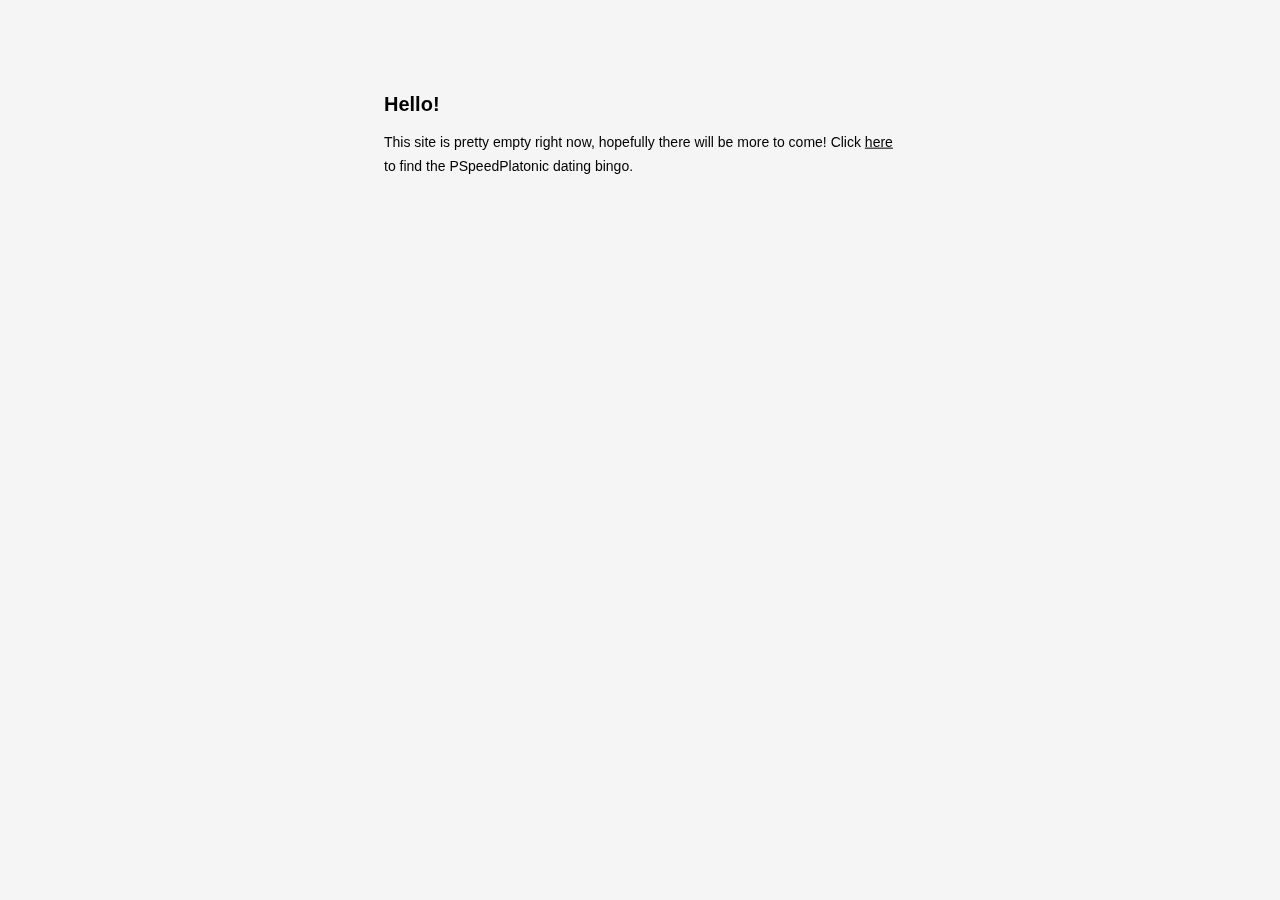
<file: index.html>
<!DOCTYPE html>
<html lang="en">
    <head>
        <meta charset="UTF-8">
        <meta name="viewport" content="width=device-width, initial-scale=1.0">
        <title>jscay</title>
        <link rel="stylesheet" type="text/css" href="main.css">
    </head>
    <body>
        <div class="container">
        <h1>Hello! </h1>
        <p>This site is pretty empty right now, hopefully there will be more to come! Click <a href="PSPbingo/">here</a> to find the PSpeedPlatonic dating bingo.
        </p>
        </div>
    </body>
</html>
</file>
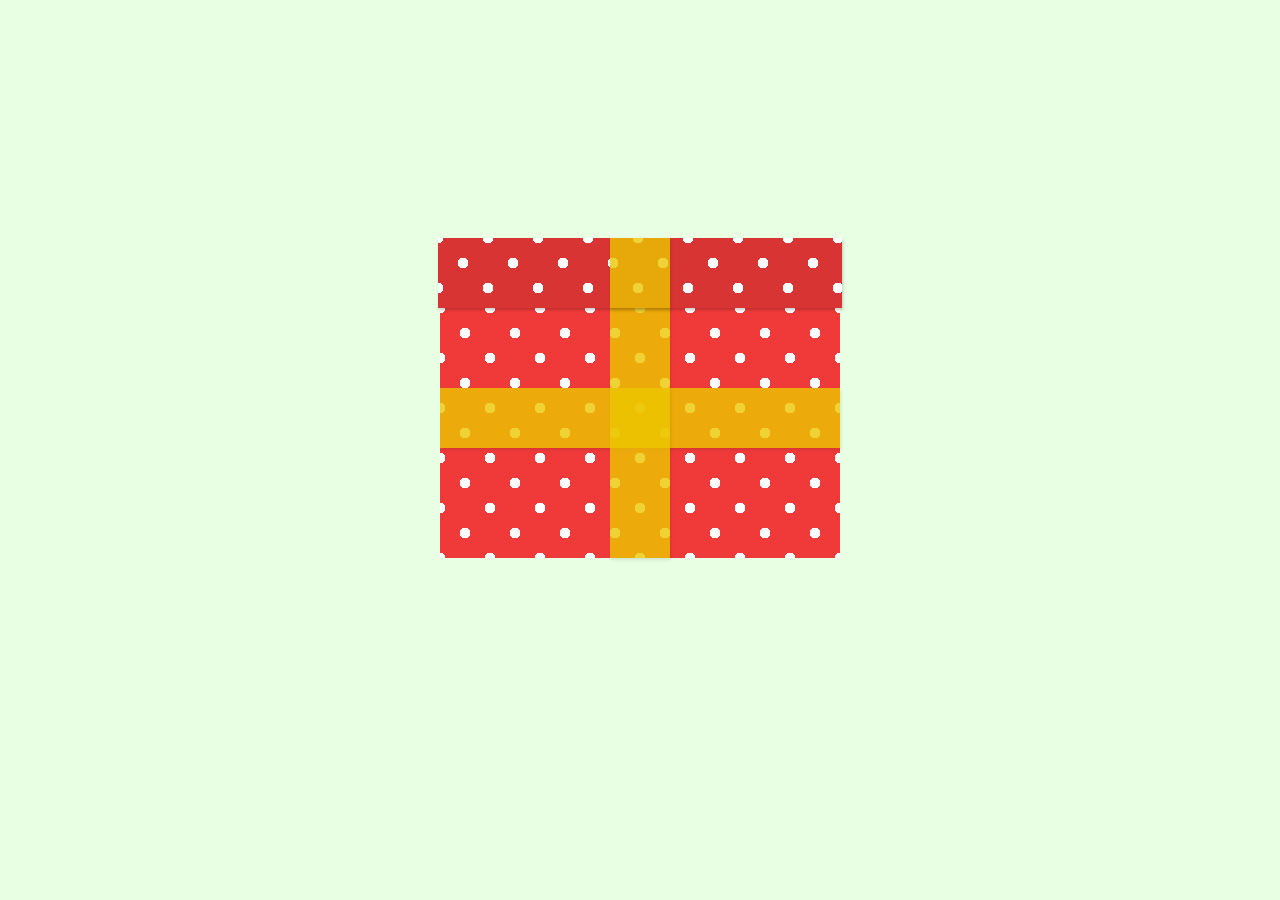
<file: bongo/index.html>
<html lang="en">
<head>
  <meta charset="UTF-8">
  <meta name="viewport" content="width=device-width, initial-scale=1.0">
  <title>wao</title>
  <link rel="stylesheet" href="styles.css">
</head>
<body>
  
  <div class="present">
    <div class="lid">
      <span></span>
    </div>
    <div class="promo">
        <p> wao new jacket</p>
        <img src="bong.png" alt="bong" style="width:300px;height:200px;">
    </div>
    <div class="box">
      <span></span>
      <span></span>
    </div>
  </div>

</body>
</html>
</file>
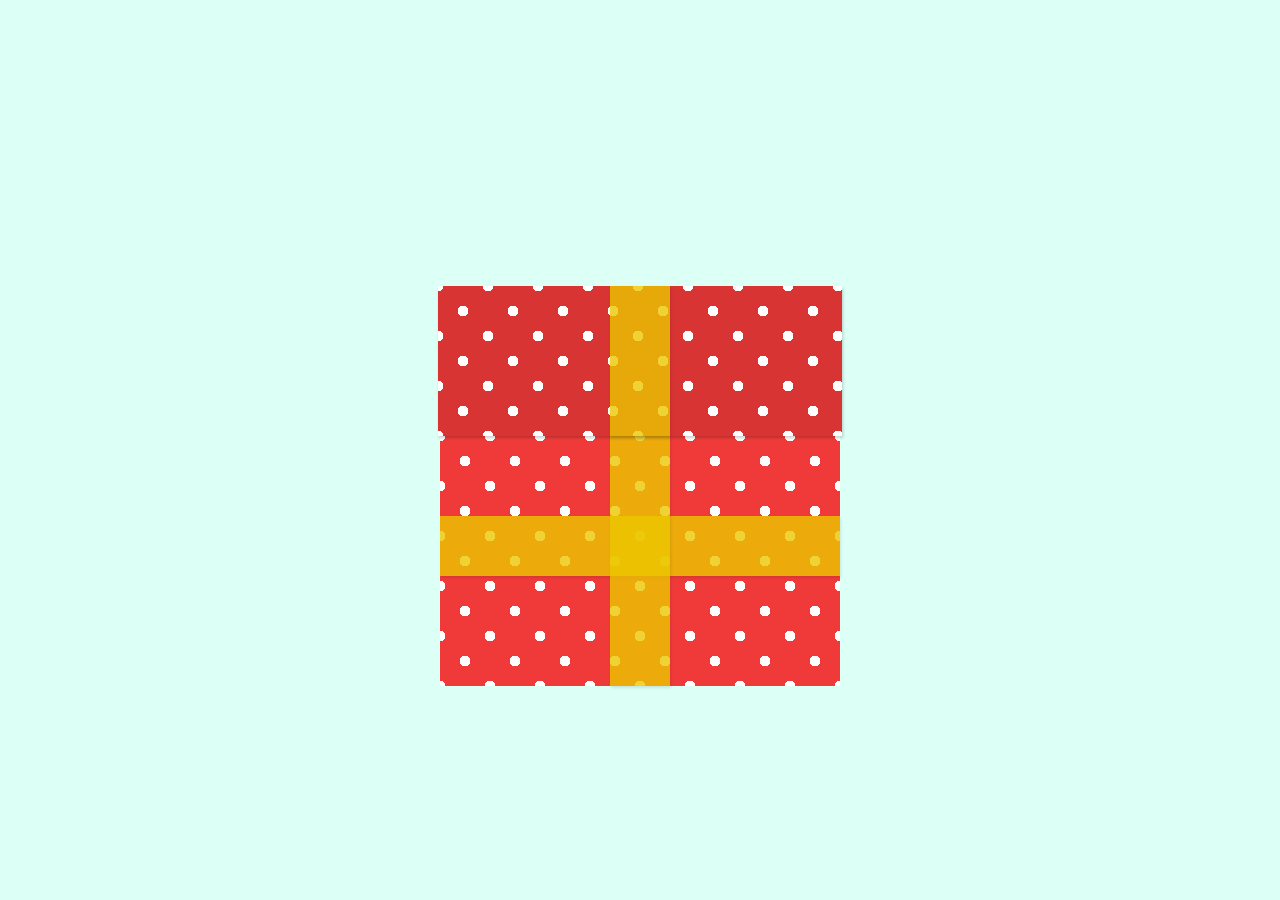
<file: shwee/index.html>
<html lang="en">
<head>
  <meta charset="UTF-8">
  <meta name="viewport" content="width=device-width, initial-scale=1.0">
  <title>woof woof</title>
  <link rel="stylesheet" href="styles.css">
</head>
<body>
  
  <div class="present">
    <div class="lid">
      <span></span>
    </div>
    <div class="promo">
        <p>u and ur new palette!!!</p>
        <img src="wow.png" alt="wow" style="width:200px;height:250px;">
    </div>
    <div class="box">
      <span></span>
      <span></span>
    </div>
  </div>

</body>
</html>
</file>
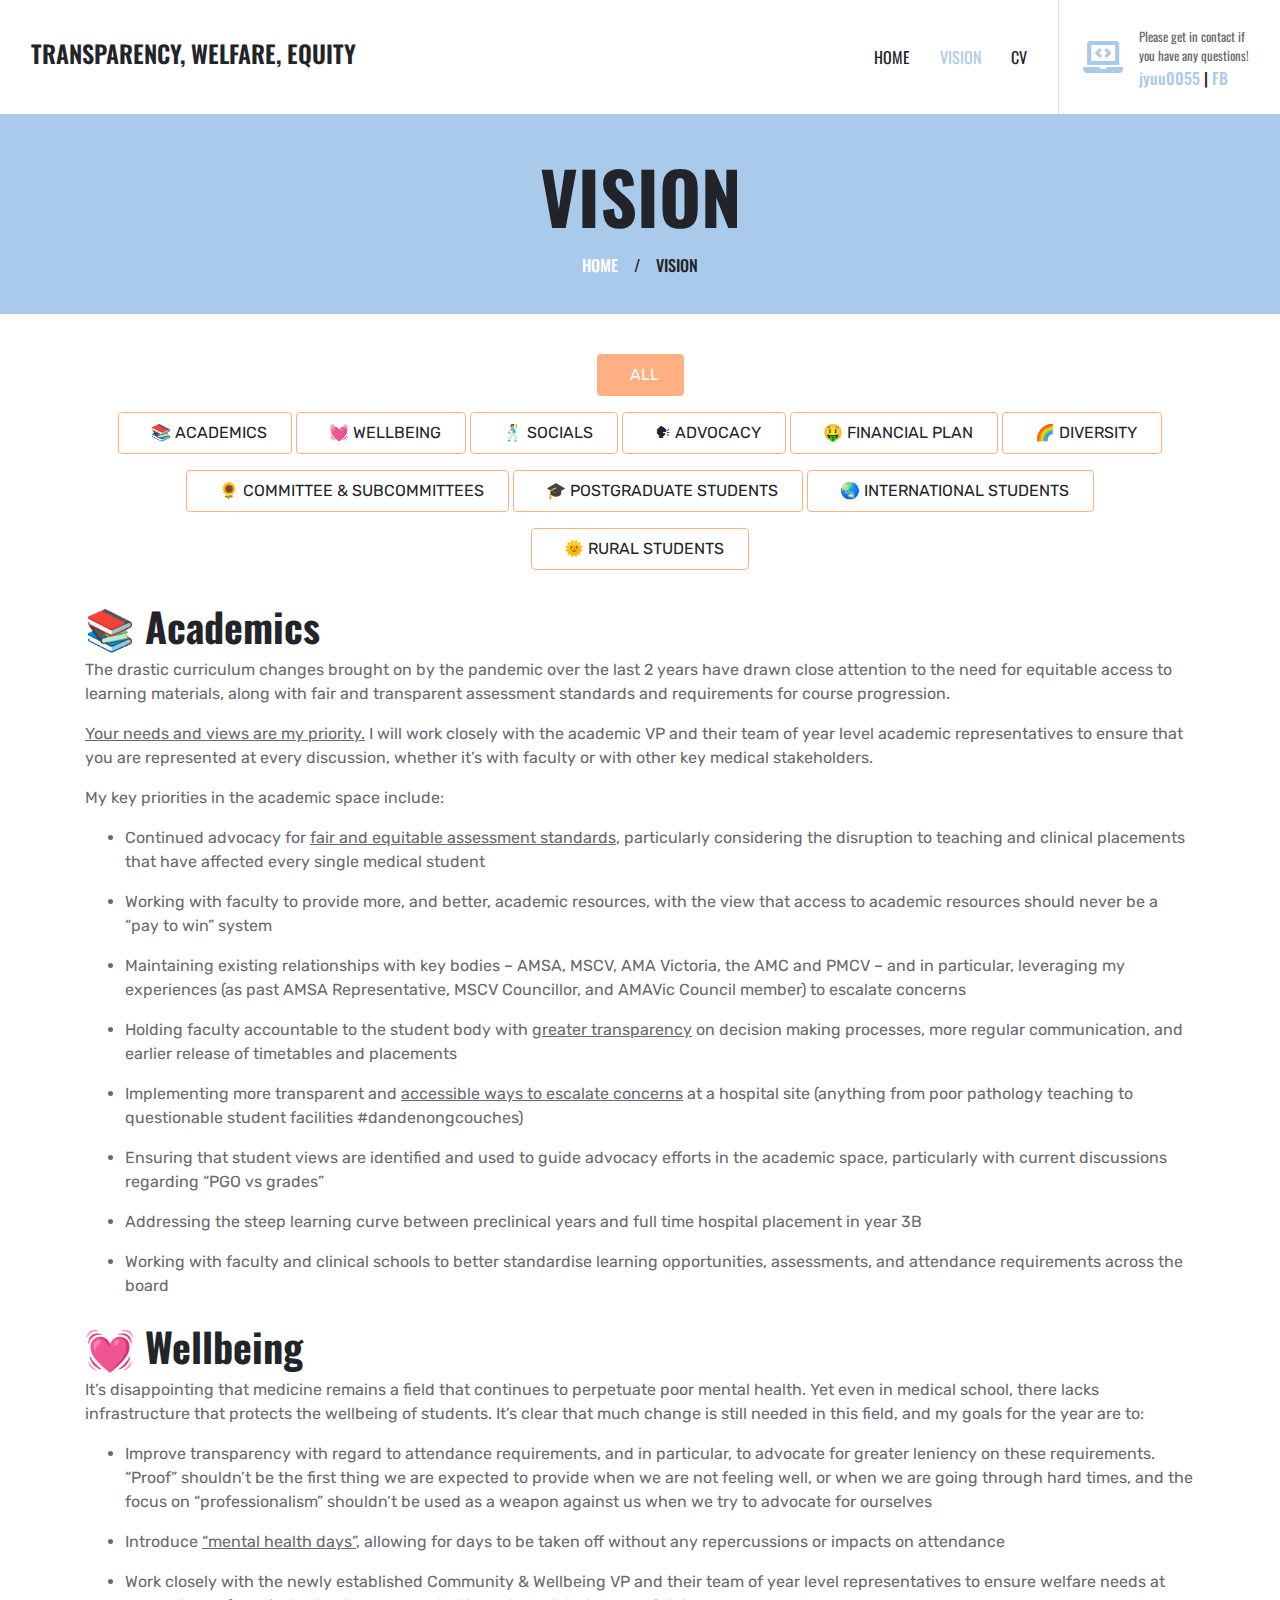
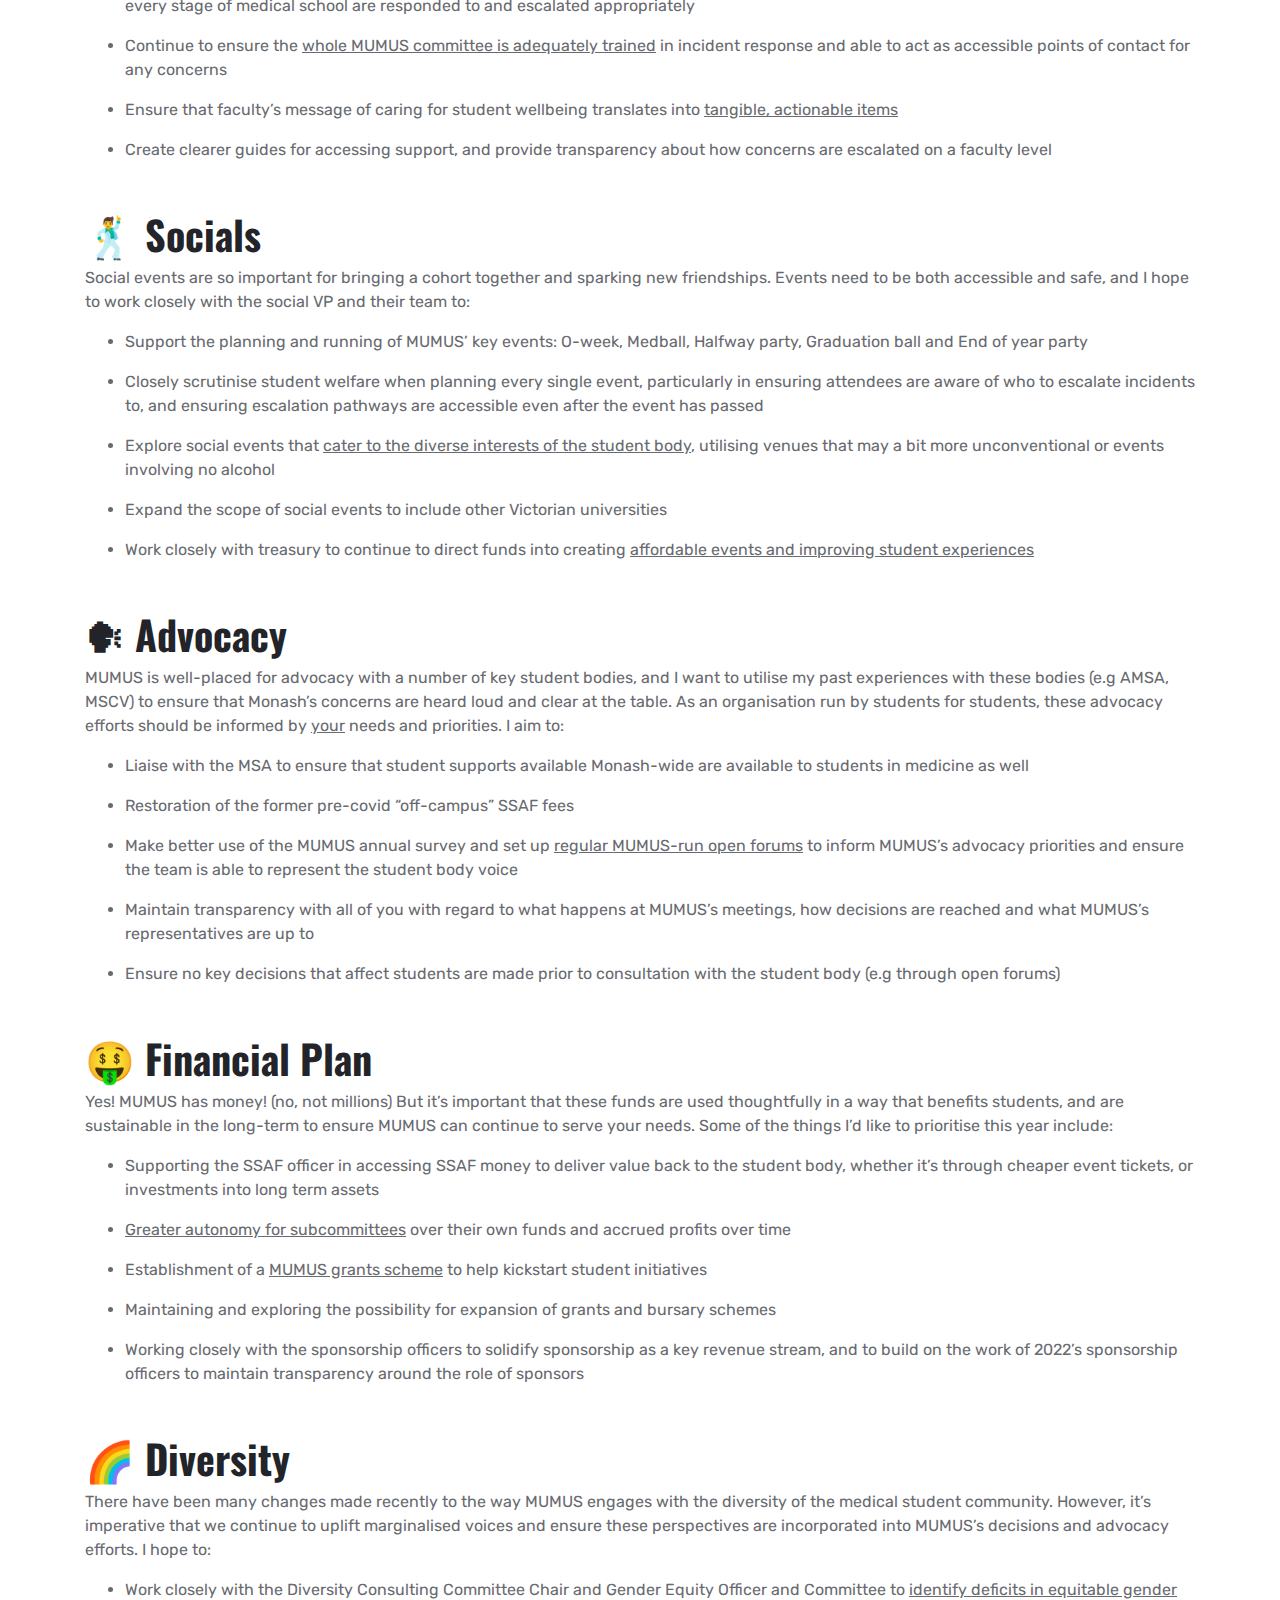
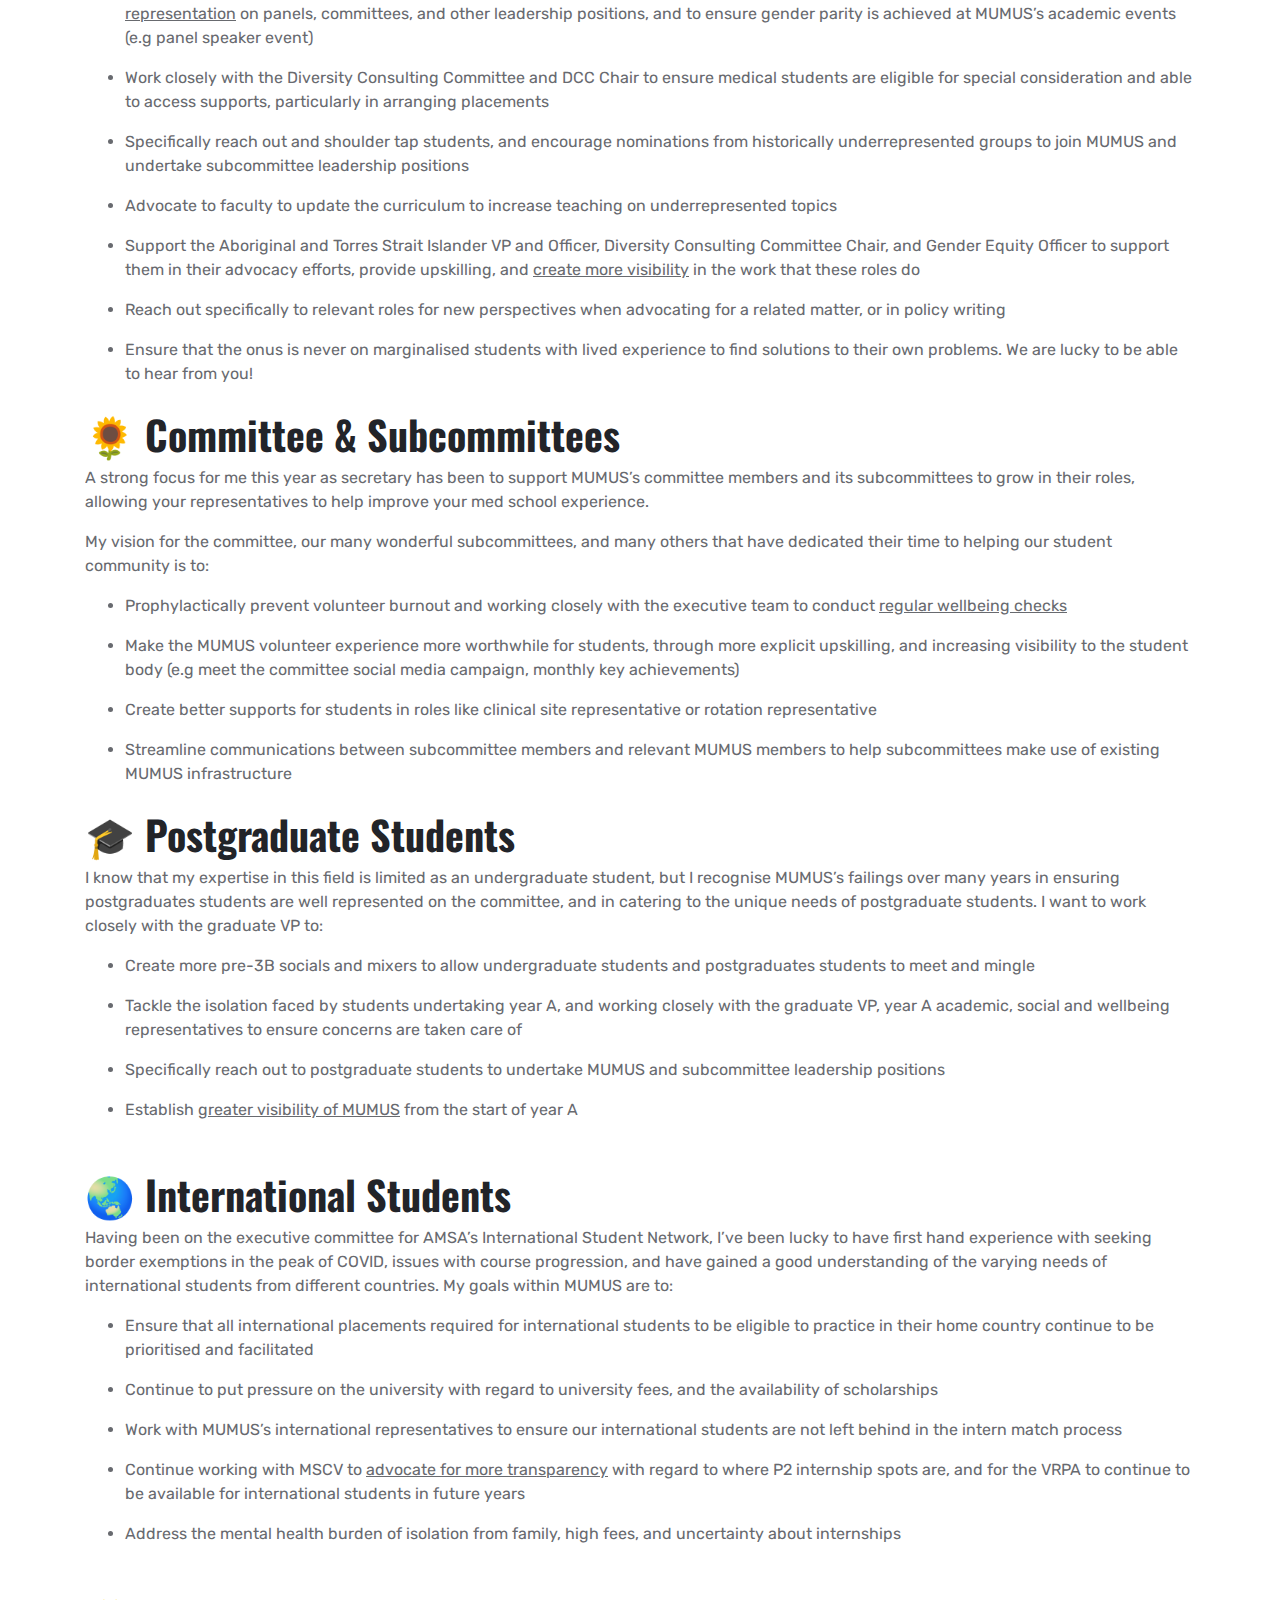
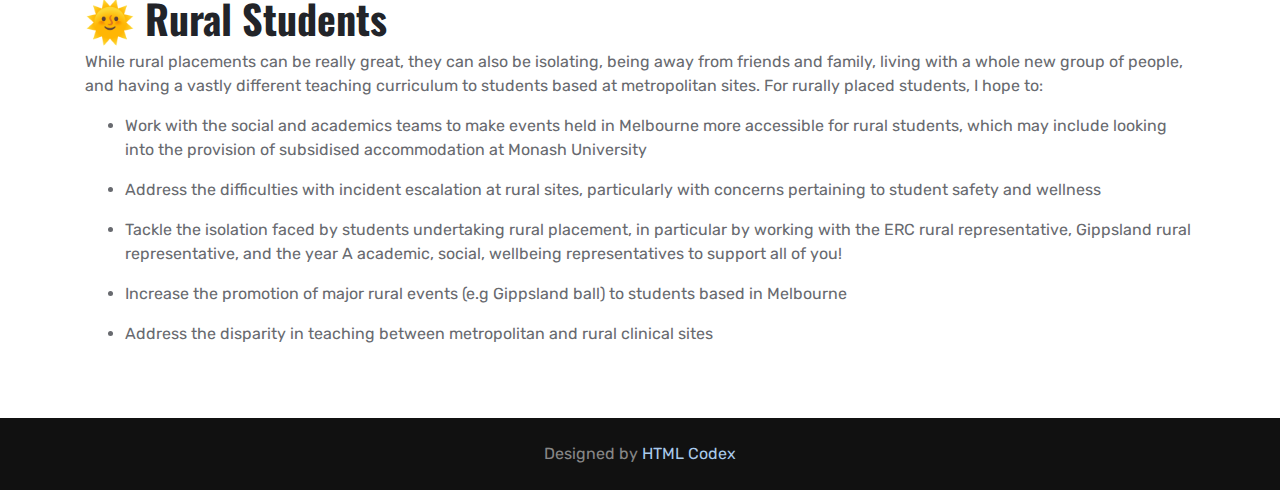
<file: PRES23/vision.html>
<!DOCTYPE html>
<html lang="en">

<head>
    <meta charset="utf-8">
    <title>Vision | Jess for MUMUS President</title>
    <meta content="width=device-width, initial-scale=1.0" name="viewport">
    <meta content="Free HTML Templates" name="keywords">
    <meta content="Free HTML Templates" name="description">

    <!-- Favicon -->
    <link href="img/heart.png" rel="icon">

    <!-- Google Web Fonts -->
    <link rel="preconnect" href="https://fonts.gstatic.com">
    <link href="https://fonts.googleapis.com/css2?family=Oswald:wght@400;500;600;700&family=Rubik&display=swap" rel="stylesheet"> 

    <!-- Font Awesome -->
    <link href="https://cdnjs.cloudflare.com/ajax/libs/font-awesome/5.15.0/css/all.min.css" rel="stylesheet">

    <!-- Libraries Stylesheet -->
    <link href="lib/owlcarousel/assets/owl.carousel.min.css" rel="stylesheet">
    <link href="lib/lightbox/css/lightbox.min.css" rel="stylesheet">

    <!-- Customized Bootstrap Stylesheet -->
    <link href="css/style.css" rel="stylesheet">
</head>

<body>
    <!-- Navbar Start -->
    <div class="container-fluid bg-white position-relative">
        <nav class="navbar navbar-expand-lg bg-white navbar-light py-3 py-lg-0">
            <a href="index.html" class="navbar-brand text-secondary">
                <h4 class="text-uppercase">Transparency, Welfare, Equity </h4>
            </a>
            <button type="button" class="navbar-toggler" data-toggle="collapse" data-target="#navbarCollapse">
                <span class="navbar-toggler-icon"></span>
            </button>
            <div class="collapse navbar-collapse" id="navbarCollapse">
                <div class="navbar-nav ml-auto py-0 pr-3 border-right">
                    <a href="index.html" class="nav-item nav-link ">Home</a>
                    <a href="vision.html" class="nav-item nav-link active">Vision</a>
                    <a href="CV.html" class="nav-item nav-link ">CV</a>
                </div>
                <div class="d-none d-lg-flex align-items-center pl-4">
                    <i class="fa fa-2x fa-laptop-code text-primary mr-3"></i>
                    <div>
                        <h6 class="text-body mb-1"><small>Please get in contact if <br> you have any questions!</small></h6>
                        <h6 class="m-0"><a href="mailto:jyuu0055@student.monash.edu">jyuu0055</a> | <a href="https://www.facebook.com/jessica.yu.756/">FB</a></h6>
                    </div>
                </div>
            </div>
        </nav>
    </div>
    <!-- Navbar End -->

    <!-- Page Header Start -->
    <div class="page-header container-fluid bg-primary d-flex flex-column align-items-center justify-content-center" style=" height: 200px;
    margin-bottom: 0px;">        <h1 class="display-3 text-uppercase mb-3">Vision</h1>
        <div class="d-inline-flex text-white">
            <h6 class="text-uppercase m-0"><a class="text-white" href="">Home</a></h6>
            <h6 class="m-0 px-3">/</h6>
            <h6 class="text-uppercase m-0">Vision</h6>
        </div>
    </div>
    <!-- Page Header Start -->


    <!-- Portfolio Start -->
    <div class="container-fluid py-2">
        <div class="container pt-3 pb-3">
            <div class="row">
                <div class="col-12 text-center">
                    <ul class="list-inline mb-0" id="portfolio-flters">
                        <li class="btn btn-outline-dark text-uppercase py-2 px-4 mt-3 active" data-filter="*" style="margin-bottom:0rem;">
                            <i class="text-primary mr-2"></i> All
                        </li>
                    </ul>
                </div>
            </div>
            <div class="row">
                <div class="col-12 text-center mb-2">
                    <ul class="list-inline mb-4" id="portfolio-flters">
                        <li class="btn btn-outline-dark text-uppercase py-2 px-4 mt-3" data-filter=".academics" style="margin-bottom:0rem;">
                            <i class="text-primary mr-2"></i>📚 Academics
                        </li>
                        <li class="btn btn-outline-dark text-uppercase py-2 px-4 mt-3" data-filter=".wellbeing"style="margin-bottom:0rem;">
                            <i class="text-primary mr-2"></i>💓 Wellbeing
                        </li>
                        <li class="btn btn-outline-dark text-uppercase py-2 px-4 mt-3" data-filter=".socials"style="margin-bottom:0rem;">
                            <i class="text-primary mr-2"></i>🕺 Socials
                        </li>
                        <li class="btn btn-outline-dark text-uppercase py-2 px-4 mt-3" data-filter=".advocacy"style="margin-bottom:0rem;">
                            <i class="text-primary mr-2"></i>🗣 Advocacy
                        </li>
                        <li class="btn btn-outline-dark text-uppercase py-2 px-4 mt-3" data-filter=".finances"style="margin-bottom:0rem;">
                            <i class="text-primary mr-2"></i>🤑 Financial Plan
                        </li>
                        <li class="btn btn-outline-dark text-uppercase py-2 px-4 mt-3" data-filter=".diversity"style="margin-bottom:0rem;">
                            <i class="text-primary mr-2"></i>🌈 Diversity
                        </li>
                        <li class="btn btn-outline-dark text-uppercase py-2 px-4 mt-3" data-filter=".committee"style="margin-bottom:0rem;">
                            <i class="text-primary mr-2"></i>🌻 Committee & Subcommittees
                        </li>
                        <li class="btn btn-outline-dark text-uppercase py-2 px-4 mt-3" data-filter=".postgrad"style="margin-bottom:0rem;">
                            <i class="text-primary mr-2"></i>🎓 Postgraduate Students
                        </li>
                        <li class="btn btn-outline-dark text-uppercase py-2 px-4 mt-3" data-filter=".international"style="margin-bottom:0rem;">
                            <i class="text-primary mr-2"></i>🌏 International Students
                        </li>
                        <li class="btn btn-outline-dark text-uppercase py-2 px-4 mt-3" data-filter=".rural"style="margin-bottom:0rem;">
                            <i class="text-primary mr-2"></i>🌞 Rural Students
                        </li>
                    </ul>
                </div>
            </div>
            <div class="row portfolio-container">


                <div class="col-lg-12 col-md-12 mb-4 portfolio-item academics">
                    <div class="position-relative rounded overflow-hidden mb-2">
                        <h1>📚 Academics</h1>
                        <p>The drastic curriculum changes brought on by the pandemic over the last 2 years have drawn close attention to the need for equitable access to learning materials, along with fair and transparent assessment standards and requirements for course progression.</p>

                        <p><u>Your needs and views are my priority.</u> I will work closely with the academic VP and their team of year level academic representatives to ensure that you are represented at every discussion, whether it’s with faculty or with other key medical stakeholders.</p>
                      
                        <p>
                          My key priorities in the academic space include:
                        </p>

                           <ul>
                            <li>Continued advocacy for <u>fair and equitable assessment standards</u>, particularly considering the disruption to teaching and clinical placements that have affected every single medical student 
                            </li>
                            <li>Working with faculty to provide more, and better, academic resources, with the view that access to academic resources should never be a “pay to win” system

                            </li>
                            <li>Maintaining existing relationships with key bodies – AMSA, MSCV, AMA Victoria, the AMC and PMCV – and in particular, leveraging my experiences (as past AMSA Representative, MSCV Councillor, and AMAVic Council member) to escalate concerns
                            </li>
                            <li>Holding faculty accountable to the student body with <u>greater transparency</u> on decision making processes, more regular communication, and earlier release of timetables and placements 
                            </li>
                            <li>Implementing more transparent and <u>accessible ways to escalate concerns</u> at a hospital site (anything from poor pathology teaching to questionable student facilities #dandenongcouches)
                            </li>
                            <li>Ensuring that student views are identified and used to guide advocacy efforts in the academic space, particularly with current discussions regarding “PGO vs grades”
                            </li>
                            <li>Addressing the steep learning curve between preclinical years and full time hospital placement in year 3B
                            </li>
                            <li>Working with faculty and clinical schools to better standardise learning opportunities, assessments, and attendance requirements across the board
                            </li>
                          </ul>
                    </div>
                </div>

                <div class="col-lg-12 col-md-12 mb-4 portfolio-item wellbeing">
                    <div class="position-relative rounded overflow-hidden mb-2">
                        <h1>💓 Wellbeing</h1>
                        <p>It’s disappointing that medicine remains a field that continues to perpetuate poor mental health. Yet even in medical school, there lacks infrastructure that protects the wellbeing of students. It’s clear that much change is still needed in this field, and my goals for the year are to:
                        </p>
                        <ul>
                            <li>Improve transparency with regard to attendance requirements, and in particular, to advocate for greater leniency on these requirements. “Proof” shouldn’t be the first thing we are expected to provide when we are not feeling well, or when we are going through hard times, and the focus on “professionalism” shouldn’t be used as a weapon against us when we try to advocate for ourselves
                            </li>
                            <li>Introduce <u>“mental health days”</u>, allowing for days to be taken off without any repercussions or impacts on attendance
                            </li>
                            <li>Work closely with the newly established Community & Wellbeing VP and their team of year level representatives to ensure welfare needs at every stage of medical school are responded to and escalated appropriately
                            </li>
                            <li>Continue to ensure the <u>whole MUMUS committee is adequately trained</u> in incident response and able to act as accessible points of contact for any concerns
                            </li>
                            <li>Ensure that faculty’s message of caring for student wellbeing translates into <u>tangible, actionable items</u>
                            </li>
                            <li>Create clearer guides for accessing support, and provide transparency about how concerns are escalated on a faculty level
                            </li>
                          </ul>
                    </div>
                </div>

                <div class="col-lg-12 col-md-12 mb-4 portfolio-item socials">
                    <div class="position-relative rounded overflow-hidden mb-2">
                        <h1>🕺 Socials</h1>
                        <p>Social events are so important for bringing a cohort together and sparking new friendships. Events need to be both accessible and safe, and I hope to work closely with the social VP and their team to:
                        </p>
                        <ul>
                            <li>Support the planning and running of MUMUS’ key events: O-week, Medball, Halfway party, Graduation ball and End of year party
                            </li>
                            <li>Closely scrutinise student welfare when planning every single event, particularly in ensuring attendees are aware of who to escalate incidents to, and ensuring escalation pathways are accessible even after the event has passed
                            </li>
                            <li>Explore social events that <u>cater to the diverse interests of the student body</u>, utilising venues that may a bit more unconventional or events involving no alcohol
                            </li>
                            <li>Expand the scope of social events to include other Victorian universities 
                            </li>
                            <li>Work closely with treasury to continue to direct funds into creating <u>affordable events and improving student experiences</u> 
                            </li>
                          </ul>
                    </div>
                </div>

                <div class="col-lg-12 col-md-12 mb-4 portfolio-item advocacy">
                    <div class="position-relative rounded overflow-hidden mb-2">
                        <h1>🗣 Advocacy</h1>
                        <p> MUMUS is well-placed for advocacy with a number of key student bodies, and I want to utilise my past experiences with these bodies (e.g AMSA, MSCV) to ensure that Monash’s concerns are heard loud and clear at the table. As an organisation run by students for students, these advocacy efforts should be informed by <u>your</u> needs and priorities. I aim to:
                        </p>
                        <ul>
                            <li>Liaise with the MSA to ensure that student supports available Monash-wide are available to students in medicine as well
                            </li>
                            <li>Restoration of the former pre-covid “off-campus” SSAF fees
                            </li>
                            <li>Make better use of the MUMUS annual survey and set up <u>regular MUMUS-run open forums</u> to inform MUMUS’s advocacy priorities and ensure the team is able to represent the student body voice
                            </li>
                            <li>Maintain transparency with all of you with regard to what happens at MUMUS’s meetings, how decisions are reached and what MUMUS’s representatives are up to
                            </li>
                            <li>Ensure no key decisions that affect students are made prior to consultation with the student body (e.g through open forums)
                            </li>
                          </ul>
                    </div>
                </div>

                <div class="col-lg-12 col-md-12 mb-4 portfolio-item finances">
                    <div class="position-relative rounded overflow-hidden mb-2">
                        <h1>🤑 Financial Plan</h1>
                        <p>Yes! MUMUS has money! (no, not millions) But it’s important that these funds are used thoughtfully in a way that benefits students, and are sustainable in the long-term to ensure MUMUS can continue to serve your needs. Some of the things I’d like to prioritise this year include:
                        </p>
                        <ul>
                            <li>Supporting the SSAF officer in accessing SSAF money to deliver value back to the student body, whether it’s through cheaper event tickets, or investments into long term assets
                            </li>
                            <li><u>Greater autonomy for subcommittees</u> over their own funds and accrued profits over time
                            </li>
                            <li>Establishment of a <u>MUMUS grants scheme</u> to help kickstart student initiatives
                            </li>
                            <li>Maintaining and exploring the possibility for expansion of grants and bursary schemes
                            </li>
                            <li>Working closely with the sponsorship officers to solidify sponsorship as a key revenue stream, and to build on the work of 2022’s sponsorship officers to maintain transparency around the role of sponsors 
                            </li>
                          </ul>
                    </div>
                </div>

                <div class="col-lg-12 col-md-12 mb-4 portfolio-item diversity">
                    <div class="position-relative rounded overflow-hidden mb-2">
                        <h1>🌈 Diversity</h1>
                        <p>There have been many changes made recently to the way MUMUS engages with the diversity of the medical student community. However, it’s imperative that we continue to uplift marginalised voices and ensure these perspectives are incorporated into MUMUS’s decisions and advocacy efforts. I hope to:
                        </p>
                        <ul>
                            <li>Work closely with the Diversity Consulting Committee Chair and Gender Equity Officer and Committee to <u>identify deficits in equitable gender representation</u> on panels, committees, and other leadership positions, and to ensure gender parity is achieved at MUMUS’s academic events (e.g panel speaker event)
                            </li>
                            <li>Work closely with the Diversity Consulting Committee and DCC Chair to ensure medical students are eligible for special consideration and able to access supports, particularly in arranging placements
                            </li>
                            <li>Specifically reach out and shoulder tap students, and encourage nominations from historically underrepresented groups to join MUMUS and undertake subcommittee leadership positions
                            </li>
                            <li>Advocate to faculty to update the curriculum to increase teaching on underrepresented topics 
                            </li>
                            <li>Support the Aboriginal and Torres Strait Islander VP and Officer, Diversity Consulting Committee Chair, and Gender Equity Officer to support them in their advocacy efforts, provide upskilling, and <u>create more visibility</u> in the work that these roles do 
                            </li>
                            <li>Reach out specifically to relevant roles for new perspectives when advocating for a related matter, or in policy writing
                            </li>
                            <li>Ensure that the onus is never on marginalised students with lived experience to find solutions to their own problems. We are lucky to be able to hear from you!
                            </li>
                          </ul>
                    </div>
                </div>

                <div class="col-lg-12 col-md-12 mb-4 portfolio-item committee">
                    <div class="position-relative rounded overflow-hidden mb-2">
                        <h1>🌻 Committee & Subcommittees</h1>
                        <p>A strong focus for me this year as secretary has been to support MUMUS’s committee members and its subcommittees to grow in their roles, allowing your representatives to help improve your med school experience. 
                        </p>
                        <p>My vision for the committee, our many wonderful subcommittees, and many others that have dedicated their time to helping our student community is to:
                        </p>
                        <ul>
                            <li>Prophylactically prevent volunteer burnout and working closely with the executive team to conduct <u>regular wellbeing checks</u>
                            </li>
                            <li>Make the MUMUS volunteer experience more worthwhile for students, through more explicit upskilling, and increasing visibility to the student body (e.g meet the committee social media campaign, monthly key achievements)
                            </li>
                            <li>Create better supports for students in roles like clinical site representative or rotation representative
                            </li>
                            <li>Streamline communications between subcommittee members and relevant MUMUS members to help subcommittees make use of existing MUMUS infrastructure
                            </li>
                          </ul>
                    </div>
                </div>

                <div class="col-lg-12 col-md-12 mb-4 portfolio-item postgrad">
                    <div class="position-relative rounded overflow-hidden mb-2">
                        <h1>🎓 Postgraduate Students</h1>
                        <p>I know that my expertise in this field is limited as an undergraduate student, but I recognise MUMUS’s failings over many years in ensuring postgraduates students are well represented on the committee, and in catering to the unique needs of postgraduate students. I want to work closely with the graduate VP to:
                        </p>
                        <ul>
                            <li>Create more pre-3B socials and mixers to allow undergraduate students and postgraduates students to meet and mingle
                            </li>
                            <li>Tackle the isolation faced by students undertaking year A, and working closely with the graduate VP, year A academic, social and wellbeing representatives to ensure concerns are taken care of
                            </li>
                            <li>Specifically reach out to postgraduate students to undertake MUMUS and subcommittee leadership positions
                            </li>
                            <li>Establish <u>greater visibility of MUMUS</u> from the start of year A
                            </li>
                          </ul>
                    </div>
                </div>

                <div class="col-lg-12 col-md-12 mb-4 portfolio-item international">
                    <div class="position-relative rounded overflow-hidden mb-2">
                        <h1>🌏 International Students</h1>
                        <p>Having been on the executive committee for AMSA’s International Student Network, I’ve been lucky to have first hand experience with seeking border exemptions in the peak of COVID, issues with course progression, and have gained a good understanding of the varying needs of international students from different countries. My goals within MUMUS are to:
                        </p>
                        <ul>
                            <li>Ensure that all international placements required for international students to be eligible to practice in their home country continue to be prioritised and facilitated 
                            </li>
                            <li>Continue to put pressure on the university with regard to university fees, and the availability of scholarships
                            </li>
                            <li>Work with MUMUS’s international representatives to ensure our international students are not left behind in the intern match process
                            </li>
                            <li>Continue working with MSCV to <u>advocate for more transparency</u> with regard to where P2 internship spots are, and for the VRPA to continue to be available for international students in future years
                            </li>
                            <li>Address the mental health burden of isolation from family, high fees, and uncertainty about internships
                            </li>
                          </ul>
                    </div>
                </div>

                <div class="col-lg-12 col-md-12 mb-4 portfolio-item rural">
                    <div class="position-relative rounded overflow-hidden mb-2">
                        <h1>🌞 Rural Students</h1>
                        <p>While rural placements can be really great, they can also be isolating, being away from friends and family, living with a whole new group of people, and having a vastly different teaching curriculum to students based at metropolitan sites. For rurally placed students, I hope to:
                        </p>
                        <ul>
                            <li>Work with the social and academics teams to make events held in Melbourne more accessible for rural students, which may include looking into the provision of subsidised accommodation at Monash University
                            </li>
                            <li>Address the difficulties with incident escalation at rural sites, particularly with concerns pertaining to student safety and wellness
                            </li>
                            <li>Tackle the isolation faced by students undertaking rural placement, in particular by working with the ERC rural representative, Gippsland rural representative, and the year A academic, social, wellbeing representatives to support all of you!
                            </li>
                            <li>Increase the promotion of major rural events (e.g Gippsland ball) to students based in Melbourne
                            </li>
                            <li>Address the disparity in teaching between metropolitan and rural clinical sites

                            </li>
                          </ul>
                    </div>
                </div>
            </div>
        </div>
    </div>
    <!-- Portfolio End -->


   <!-- Footer Start -->

   <div class="container-fluid py-4 px-sm-3 px-md-5" style="background: #111111;">
    <p class="m-0 text-center text-white-50">Designed by <a href="https://htmlcodex.com">HTML Codex</a></p>
</div>
<!-- Footer End -->


    <!-- Back to Top -->
    <a href="#" class="btn btn-lg btn-primary btn-lg-square back-to-top"><i class="fa fa-angle-up"></i></a>


    <!-- JavaScript Libraries -->
    <script src="https://code.jquery.com/jquery-3.4.1.min.js"></script>
    <script src="https://stackpath.bootstrapcdn.com/bootstrap/4.4.1/js/bootstrap.bundle.min.js"></script>
    <script src="lib/easing/easing.min.js"></script>
    <script src="lib/waypoints/waypoints.min.js"></script>
    <script src="lib/owlcarousel/owl.carousel.min.js"></script>
    <script src="lib/isotope/isotope.pkgd.min.js"></script>
    <script src="lib/lightbox/js/lightbox.min.js"></script>

    <!-- Contact Javascript File -->
    <script src="mail/jqBootstrapValidation.min.js"></script>
    <script src="mail/contact.js"></script>

    <!-- Template Javascript -->
    <script src="js/main.js"></script>
</body>

</html>
</file>
<file: main.css>
body {
  background-color: whitesmoke;
}

.container {
display: inline-block;
text-align: left;
position: fixed;
width: 40%;
top: 10%;
left: 50%;
transform: translate(-50%, -10%); 
font-family: Helvetica Neue,Helvetica,Arial,sans-serif; 
line-height: 1.5em;
}
h1 {
font-size: 20px;
}

a:link, a:visited{
color:black;
}

p {
  font-size: 14px;
}
</file>
<file: bongo/styles.css>
body {
    background: #e8ffe4;
    padding-top: 150px;
  }
  
  .present {
    width: 410px;
    margin: 0 auto;
  }
  .box, .lid {
    background:
      -webkit-radial-gradient(white 15%, transparent 15.1%),
      -webkit-radial-gradient(white 15%, transparent 15.1%),
    rgb(240, 58, 58);
    background-position: 0 0, 25px 25px;
    background-size: 50px 50px;
    position: relative;
    margin: 0 auto;
  }
  .box {
    width: 400px;
    height: 250px;
    top: 5em;
  }
  .lid {
    width: 400px;
    height: 70px;
    box-shadow: 1px 2px 3px rgba(0,0,0,0.2);
    z-index: 1;
    padding: 0 2px;
    background-color: rgb(216, 52, 52);
    /* transitions */
    top: 5em;
    left: 0;
    transition: 
      top ease-out 0.5s,
      left ease-out 0.5s,
      transform ease-out 0.5s;
  }
  .box span, .lid span {
    position: absolute;
    display: block;
    background: rgba(235, 199, 0, 0.8);
    box-shadow: 1px 2px 3px rgba(0,0,0,0.1);
  }
  .box span:first-child {
    width: 100%;
    height: 60px;
    top: 80px;
  }
  .box span:last-child, .lid span {
    width: 60px;
    height: 100%;
    left: 170px;
  }
  .lid span {
    left: 172px;
  }
  .promo {
    font-size: 30px;
    color: rgb(0, 0, 0);
    font-family: 'Comic Sans MS', 'Times New Roman', Times, serif;
    text-align: center;
    position: relative;
    height: 0;
    top: 10px;
    transition: all ease-out 0.7s;
  }
  .promo p {
    font-size: 24px;
    margin: 0;
  }
  .promo h2 {
    font-size: 40px;
    margin: 0;
  }
  
  /* hover effects */
  .present:hover .lid {
    top: -100px;
    transform: rotateZ(10deg);
    left: 10px;
  }
  .present:hover .promo {
    top: -80px;
  }

  /*click effects */
  .present:active .lid {
    top: -100px;
    transform: rotateZ(10deg);
    left: 10px;
  }
  .present:active .promo {
    top: -80px;
  }
</file>
<file: shwee/styles.css>
body {
    background: #dcfff6;
    padding-top: 150px;
  }
  
  .present {
    width: 410px;
    margin: 0 auto;
  }
  .box, .lid {
    background:
      -webkit-radial-gradient(white 15%, transparent 15.1%),
      -webkit-radial-gradient(white 15%, transparent 15.1%),
    rgb(240, 58, 58);
    background-position: 0 0, 25px 25px;
    background-size: 50px 50px;
    position: relative;
    margin: 0 auto;
  }
  .box {
    width: 400px;
    height: 250px;
    top: 8em;
  }
  .lid {
    width: 400px;
    height: 150px;
    box-shadow: 1px 2px 3px rgba(0,0,0,0.2);
    z-index: 1;
    padding: 0 2px;
    background-color: rgb(216, 52, 52);
    /* transitions */
    top: 8em;
    left: 0;
    transition: 
      top ease-out 0.5s,
      left ease-out 0.5s,
      transform ease-out 0.5s;
  }
  .box span, .lid span {
    position: absolute;
    display: block;
    background: rgba(235, 199, 0, 0.8);
    box-shadow: 1px 2px 3px rgba(0,0,0,0.1);
  }
  .box span:first-child {
    width: 100%;
    height: 60px;
    top: 80px;
  }
  .box span:last-child, .lid span {
    width: 60px;
    height: 100%;
    left: 170px;
  }
  .lid span {
    left: 172px;
  }
  .promo {
    font-size: 30px;
    color: rgb(0, 0, 0);
    font-family: 'Comic Sans MS', 'Times New Roman', Times, serif;
    text-align: center;
    position: relative;
    height: 0;
    top: 10px;
    transition: all ease-out 0.7s;
  }
  .promo p {
    font-size: 24px;
    margin: 0;
  }
  .promo h2 {
    font-size: 40px;
    margin: 0;
  }
  
    /* hover effects */
    .present:hover .lid {
      top: -100px;
      transform: rotateZ(10deg);
      left: 10px;
    }
    .present:hover .promo {
      top: -80px;
    }
  
  /*click effects */
  .present:active .lid {
    top: -100px;
    transform: rotateZ(10deg);
    left: 10px;
  }
  .present:active .promo {
    top: -80px;
  }
</file>
<file: PRES23/css/style.css>
/******* Bootstrap Theming ********/
/*!
 * Bootstrap v4.5.3 (https://getbootstrap.com/)
 * Copyright 2011-2020 The Bootstrap Authors
 * Copyright 2011-2020 Twitter, Inc.
 * Licensed under MIT (https://github.com/twbs/bootstrap/blob/main/LICENSE)
 */
:root {
  --blue: #007bff;
  --indigo: #6610f2;
  --purple: #6f42c1;
  --pink: #e83e8c;
  --red: #dc3545;
  --orange: #fd7e14;
  --yellow: #ffc107;
  --green: #28a745;
  --teal: #20c997;
  --cyan: #17a2b8;
  --white: #fff;
  --gray: #6c757d;
  --gray-dark: #343a40;
  --primary: #aacaeb;
  --secondary: #BDBDBF;
  --success: #28a745;
  --info: #17a2b8;
  --warning: #ffc107;
  --danger: #dc3545;
  --light: #F4F5F8;
  --dark: #222429;
  --breakpoint-xs: 0;
  --breakpoint-sm: 576px;
  --breakpoint-md: 768px;
  --breakpoint-lg: 992px;
  --breakpoint-xl: 1200px;
  --font-family-sans-serif: "Rubik", sans-serif;
  --font-family-monospace: SFMono-Regular, Menlo, Monaco, Consolas, "Liberation Mono", "Courier New", monospace;
}

*,
*::before,
*::after {
  box-sizing: border-box;
}

html {
  font-family: sans-serif;
  line-height: 1.15;
  -webkit-text-size-adjust: 100%;
  -webkit-tap-highlight-color: rgba(0, 0, 0, 0);
}

article, aside, figcaption, figure, footer, header, hgroup, main, nav, section {
  display: block;
}

body {
  margin: 0;
  font-family: "Rubik", sans-serif;
  font-size: 1rem;
  font-weight: 400;
  line-height: 1.5;
  color: #686A6F;
  text-align: left;
  background-color: #fff;
}

[tabindex="-1"]:focus:not(:focus-visible) {
  outline: 0 !important;
}

hr {
  box-sizing: content-box;
  height: 0;
  overflow: visible;
}

h1, h2, h3, h4, h5, h6 {
  margin-top: 0;
  margin-bottom: 0.5rem;
}

p {
  margin-top: 0;
  margin-bottom: 1rem;
}

abbr[title],
abbr[data-original-title] {
  text-decoration: underline;
  text-decoration: underline dotted;
  cursor: help;
  border-bottom: 0;
  text-decoration-skip-ink: none;
}

address {
  margin-bottom: 1rem;
  font-style: normal;
  line-height: inherit;
}

ol,
ul,
dl {
  margin-top: 0;
  margin-bottom: 1rem;
}

ol ol,
ul ul,
ol ul,
ul ol {
  margin-bottom: 0;
}

li {
  margin-bottom:1rem;
}

dt {
  font-weight: 700;
}

dd {
  margin-bottom: .5rem;
  margin-left: 0;
}

blockquote {
  margin: 0 0 1rem;
}

b,
strong {
  font-weight: bolder;
}

small {
  font-size: 80%;
}

sub,
sup {
  position: relative;
  font-size: 75%;
  line-height: 0;
  vertical-align: baseline;
}

sub {
  bottom: -.25em;
}

sup {
  top: -.5em;
}

a {
  color: #aacaeb;
  text-decoration: none;
  background-color: transparent;
}

a:hover {
  color: #ca8000;
  text-decoration: underline;
}

a:not([href]):not([class]) {
  color: inherit;
  text-decoration: none;
}

a:not([href]):not([class]):hover {
  color: inherit;
  text-decoration: none;
}

pre,
code,
kbd,
samp {
  font-family: SFMono-Regular, Menlo, Monaco, Consolas, "Liberation Mono", "Courier New", monospace;
  font-size: 1em;
}

pre {
  margin-top: 0;
  margin-bottom: 1rem;
  overflow: auto;
  -ms-overflow-style: scrollbar;
}

figure {
  margin: 0 0 1rem;
}

img {
  vertical-align: middle;
  border-style: none;
}

svg {
  overflow: hidden;
  vertical-align: middle;
}

table {
  border-collapse: collapse;
}

caption {
  padding-top: 0.75rem;
  padding-bottom: 0.75rem;
  color: #6c757d;
  text-align: left;
  caption-side: bottom;
}

th {
  text-align: inherit;
  text-align: -webkit-match-parent;
}

label {
  display: inline-block;
  margin-bottom: 0.5rem;
}

button {
  border-radius: 0;
}

button:focus {
  outline: 1px dotted;
  outline: 5px auto -webkit-focus-ring-color;
}

input,
button,
select,
optgroup,
textarea {
  margin: 0;
  font-family: inherit;
  font-size: inherit;
  line-height: inherit;
}

button,
input {
  overflow: visible;
}

button,
select {
  text-transform: none;
}

[role="button"] {
  cursor: pointer;
}

select {
  word-wrap: normal;
}

button,
[type="button"],
[type="reset"],
[type="submit"] {
  -webkit-appearance: button;
}

button:not(:disabled),
[type="button"]:not(:disabled),
[type="reset"]:not(:disabled),
[type="submit"]:not(:disabled) {
  cursor: pointer;
}

button::-moz-focus-inner,
[type="button"]::-moz-focus-inner,
[type="reset"]::-moz-focus-inner,
[type="submit"]::-moz-focus-inner {
  padding: 0;
  border-style: none;
}

input[type="radio"],
input[type="checkbox"] {
  box-sizing: border-box;
  padding: 0;
}

textarea {
  overflow: auto;
  resize: vertical;
}

fieldset {
  min-width: 0;
  padding: 0;
  margin: 0;
  border: 0;
}

legend {
  display: block;
  width: 100%;
  max-width: 100%;
  padding: 0;
  margin-bottom: .5rem;
  font-size: 1.5rem;
  line-height: inherit;
  color: inherit;
  white-space: normal;
}

@media (max-width: 1200px) {
  legend {
    font-size: calc(1.275rem + 0.3vw) ;
  }
}

progress {
  vertical-align: baseline;
}

[type="number"]::-webkit-inner-spin-button,
[type="number"]::-webkit-outer-spin-button {
  height: auto;
}

[type="search"] {
  outline-offset: -2px;
  -webkit-appearance: none;
}

[type="search"]::-webkit-search-decoration {
  -webkit-appearance: none;
}

::-webkit-file-upload-button {
  font: inherit;
  -webkit-appearance: button;
}

output {
  display: inline-block;
}

summary {
  display: list-item;
  cursor: pointer;
}

template {
  display: none;
}

[hidden] {
  display: none !important;
}

h1, h2, h3, h4, h5, h6,
.h1, .h2, .h3, .h4, .h5, .h6 {
  margin-bottom: 0.5rem;
  font-family: "Oswald", sans-serif;
  font-weight: 500;
  line-height: 1.2;
  color: #222429;
}

h1, .h1 {
  font-size: 2.5rem;
}

@media (max-width: 1200px) {
  h1, .h1 {
    font-size: calc(1.375rem + 1.5vw) ;
  }
}

h2, .h2 {
  font-size: 2rem;
}

@media (max-width: 1200px) {
  h2, .h2 {
    font-size: calc(1.325rem + 0.9vw) ;
  }
}

h3, .h3 {
  font-size: 1.75rem;
}

@media (max-width: 1200px) {
  h3, .h3 {
    font-size: calc(1.3rem + 0.6vw) ;
  }
}

h4, .h4 {
  font-size: 1.5rem;
}

@media (max-width: 1200px) {
  h4, .h4 {
    font-size: calc(1.275rem + 0.3vw) ;
  }
}

h5, .h5 {
  font-size: 1.25rem;
}

h6, .h6 {
  font-size: 1rem;
}

.lead {
  font-size: 1.25rem;
  font-weight: 300;
}

.display-1 {
  font-size: 6rem;
  font-weight: 300;
  line-height: 1.2;
}

@media (max-width: 1200px) {
  .display-1 {
    font-size: calc(1.725rem + 5.7vw) ;
  }
}

.display-2 {
  font-size: 5.5rem;
  font-weight: 300;
  line-height: 1.2;
}

@media (max-width: 1200px) {
  .display-2 {
    font-size: calc(1.675rem + 5.1vw) ;
  }
}

.display-3 {
  font-size: 4.5rem;
  font-weight: 300;
  line-height: 1.2;
}

@media (max-width: 1200px) {
  .display-3 {
    font-size: calc(1.575rem + 3.9vw) ;
  }
}

.display-4 {
  font-size: 3.5rem;
  font-weight: 300;
  line-height: 1.2;
}

@media (max-width: 1200px) {
  .display-4 {
    font-size: calc(1.475rem + 2.7vw) ;
  }
}

hr {
  margin-top: 1rem;
  margin-bottom: 1rem;
  border: 0;
  border-top: 1px solid rgba(0, 0, 0, 0.1);
}

small,
.small {
  font-size: 80%;
  font-weight: 400;
}

mark,
.mark {
  padding: 0.2em;
  background-color: #fcf8e3;
}

.list-unstyled {
  padding-left: 0;
  list-style: none;
}

.list-inline {
  padding-left: 0;
  list-style: none;
}

.list-inline-item {
  display: inline-block;
}

.list-inline-item:not(:last-child) {
  margin-right: 0.5rem;
}

.initialism {
  font-size: 90%;
  text-transform: uppercase;
}

.blockquote {
  margin-bottom: 1rem;
  font-size: 1.25rem;
}

.blockquote-footer {
  display: block;
  font-size: 80%;
  color: #6c757d;
}

.blockquote-footer::before {
  content: "\2014\00A0";
}

.img-fluid {
  max-width: 100%;
  height: auto;
}

.img-thumbnail {
  padding: 0.25rem;
  background-color: #fff;
  border: 1px solid #dee2e6;
  border-radius: 0.25rem;
  max-width: 100%;
  height: auto;
}

.figure {
  display: inline-block;
}

.figure-img {
  margin-bottom: 0.5rem;
  line-height: 1;
}

.figure-caption {
  font-size: 90%;
  color: #6c757d;
}

code {
  font-size: 87.5%;
  color: #e83e8c;
  word-wrap: break-word;
}

a > code {
  color: inherit;
}

kbd {
  padding: 0.2rem 0.4rem;
  font-size: 87.5%;
  color: #fff;
  background-color: #212529;
  border-radius: 0.2rem;
}

kbd kbd {
  padding: 0;
  font-size: 100%;
  font-weight: 700;
}

pre {
  display: block;
  font-size: 87.5%;
  color: #212529;
}

pre code {
  font-size: inherit;
  color: inherit;
  word-break: normal;
}

.pre-scrollable {
  max-height: 340px;
  overflow-y: scroll;
}

.container,
.container-fluid,
.container-sm,
.container-md,
.container-lg,
.container-xl {
  width: 100%;
  padding-right: 15px;
  padding-left: 15px;
  margin-right: auto;
  margin-left: auto;
}

@media (min-width: 576px) {
  .container, .container-sm {
    max-width: 540px;
  }
}

@media (min-width: 768px) {
  .container, .container-sm, .container-md {
    max-width: 720px;
  }
}

@media (min-width: 992px) {
  .container, .container-sm, .container-md, .container-lg {
    max-width: 960px;
  }
}

@media (min-width: 1200px) {
  .container, .container-sm, .container-md, .container-lg, .container-xl {
    max-width: 1140px;
  }
}

.row {
  display: flex;
  flex-wrap: wrap;
  margin-right: -15px;
  margin-left: -15px;
}

.no-gutters {
  margin-right: 0;
  margin-left: 0;
}

.no-gutters > .col,
.no-gutters > [class*="col-"] {
  padding-right: 0;
  padding-left: 0;
}

.col-1, .col-2, .col-3, .col-4, .col-5, .col-6, .col-7, .col-8, .col-9, .col-10, .col-11, .col-12, .col,
.col-auto, .col-sm-1, .col-sm-2, .col-sm-3, .col-sm-4, .col-sm-5, .col-sm-6, .col-sm-7, .col-sm-8, .col-sm-9, .col-sm-10, .col-sm-11, .col-sm-12, .col-sm,
.col-sm-auto, .col-md-1, .col-md-2, .col-md-3, .col-md-4, .col-md-5, .col-md-6, .col-md-7, .col-md-8, .col-md-9, .col-md-10, .col-md-11, .col-md-12, .col-md,
.col-md-auto, .col-lg-1, .col-lg-2, .col-lg-3, .col-lg-4, .col-lg-5, .col-lg-6, .col-lg-7, .col-lg-8, .col-lg-9, .col-lg-10, .col-lg-11, .col-lg-12, .col-lg,
.col-lg-auto, .col-xl-1, .col-xl-2, .col-xl-3, .col-xl-4, .col-xl-5, .col-xl-6, .col-xl-7, .col-xl-8, .col-xl-9, .col-xl-10, .col-xl-11, .col-xl-12, .col-xl,
.col-xl-auto {
  position: relative;
  width: 100%;
  padding-right: 15px;
  padding-left: 15px;
}

.col {
  flex-basis: 0;
  flex-grow: 1;
  max-width: 100%;
}

.row-cols-1 > * {
  flex: 0 0 100%;
  max-width: 100%;
}

.row-cols-2 > * {
  flex: 0 0 50%;
  max-width: 50%;
}

.row-cols-3 > * {
  flex: 0 0 33.33333%;
  max-width: 33.33333%;
}

.row-cols-4 > * {
  flex: 0 0 25%;
  max-width: 25%;
}

.row-cols-5 > * {
  flex: 0 0 20%;
  max-width: 20%;
}

.row-cols-6 > * {
  flex: 0 0 16.66667%;
  max-width: 16.66667%;
}

.col-auto {
  flex: 0 0 auto;
  width: auto;
  max-width: 100%;
}

.col-1 {
  flex: 0 0 8.33333%;
  max-width: 8.33333%;
}

.col-2 {
  flex: 0 0 16.66667%;
  max-width: 16.66667%;
}

.col-3 {
  flex: 0 0 25%;
  max-width: 25%;
}

.col-4 {
  flex: 0 0 33.33333%;
  max-width: 33.33333%;
}

.col-5 {
  flex: 0 0 41.66667%;
  max-width: 41.66667%;
}

.col-6 {
  flex: 0 0 50%;
  max-width: 50%;
}

.col-7 {
  flex: 0 0 58.33333%;
  max-width: 58.33333%;
}

.col-8 {
  flex: 0 0 66.66667%;
  max-width: 66.66667%;
}

.col-9 {
  flex: 0 0 75%;
  max-width: 75%;
}

.col-10 {
  flex: 0 0 83.33333%;
  max-width: 83.33333%;
}

.col-11 {
  flex: 0 0 91.66667%;
  max-width: 91.66667%;
}

.col-12 {
  flex: 0 0 100%;
  max-width: 100%;
}

.order-first {
  order: -1;
}

.order-last {
  order: 13;
}

.order-0 {
  order: 0;
}

.order-1 {
  order: 1;
}

.order-2 {
  order: 2;
}

.order-3 {
  order: 3;
}

.order-4 {
  order: 4;
}

.order-5 {
  order: 5;
}

.order-6 {
  order: 6;
}

.order-7 {
  order: 7;
}

.order-8 {
  order: 8;
}

.order-9 {
  order: 9;
}

.order-10 {
  order: 10;
}

.order-11 {
  order: 11;
}

.order-12 {
  order: 12;
}

.offset-1 {
  margin-left: 8.33333%;
}

.offset-2 {
  margin-left: 16.66667%;
}

.offset-3 {
  margin-left: 25%;
}

.offset-4 {
  margin-left: 33.33333%;
}

.offset-5 {
  margin-left: 41.66667%;
}

.offset-6 {
  margin-left: 50%;
}

.offset-7 {
  margin-left: 58.33333%;
}

.offset-8 {
  margin-left: 66.66667%;
}

.offset-9 {
  margin-left: 75%;
}

.offset-10 {
  margin-left: 83.33333%;
}

.offset-11 {
  margin-left: 91.66667%;
}

@media (min-width: 576px) {
  .col-sm {
    flex-basis: 0;
    flex-grow: 1;
    max-width: 100%;
  }
  .row-cols-sm-1 > * {
    flex: 0 0 100%;
    max-width: 100%;
  }
  .row-cols-sm-2 > * {
    flex: 0 0 50%;
    max-width: 50%;
  }
  .row-cols-sm-3 > * {
    flex: 0 0 33.33333%;
    max-width: 33.33333%;
  }
  .row-cols-sm-4 > * {
    flex: 0 0 25%;
    max-width: 25%;
  }
  .row-cols-sm-5 > * {
    flex: 0 0 20%;
    max-width: 20%;
  }
  .row-cols-sm-6 > * {
    flex: 0 0 16.66667%;
    max-width: 16.66667%;
  }
  .col-sm-auto {
    flex: 0 0 auto;
    width: auto;
    max-width: 100%;
  }
  .col-sm-1 {
    flex: 0 0 8.33333%;
    max-width: 8.33333%;
  }
  .col-sm-2 {
    flex: 0 0 16.66667%;
    max-width: 16.66667%;
  }
  .col-sm-3 {
    flex: 0 0 25%;
    max-width: 25%;
  }
  .col-sm-4 {
    flex: 0 0 33.33333%;
    max-width: 33.33333%;
  }
  .col-sm-5 {
    flex: 0 0 41.66667%;
    max-width: 41.66667%;
  }
  .col-sm-6 {
    flex: 0 0 50%;
    max-width: 50%;
  }
  .col-sm-7 {
    flex: 0 0 58.33333%;
    max-width: 58.33333%;
  }
  .col-sm-8 {
    flex: 0 0 66.66667%;
    max-width: 66.66667%;
  }
  .col-sm-9 {
    flex: 0 0 75%;
    max-width: 75%;
  }
  .col-sm-10 {
    flex: 0 0 83.33333%;
    max-width: 83.33333%;
  }
  .col-sm-11 {
    flex: 0 0 91.66667%;
    max-width: 91.66667%;
  }
  .col-sm-12 {
    flex: 0 0 100%;
    max-width: 100%;
  }
  .order-sm-first {
    order: -1;
  }
  .order-sm-last {
    order: 13;
  }
  .order-sm-0 {
    order: 0;
  }
  .order-sm-1 {
    order: 1;
  }
  .order-sm-2 {
    order: 2;
  }
  .order-sm-3 {
    order: 3;
  }
  .order-sm-4 {
    order: 4;
  }
  .order-sm-5 {
    order: 5;
  }
  .order-sm-6 {
    order: 6;
  }
  .order-sm-7 {
    order: 7;
  }
  .order-sm-8 {
    order: 8;
  }
  .order-sm-9 {
    order: 9;
  }
  .order-sm-10 {
    order: 10;
  }
  .order-sm-11 {
    order: 11;
  }
  .order-sm-12 {
    order: 12;
  }
  .offset-sm-0 {
    margin-left: 0;
  }
  .offset-sm-1 {
    margin-left: 8.33333%;
  }
  .offset-sm-2 {
    margin-left: 16.66667%;
  }
  .offset-sm-3 {
    margin-left: 25%;
  }
  .offset-sm-4 {
    margin-left: 33.33333%;
  }
  .offset-sm-5 {
    margin-left: 41.66667%;
  }
  .offset-sm-6 {
    margin-left: 50%;
  }
  .offset-sm-7 {
    margin-left: 58.33333%;
  }
  .offset-sm-8 {
    margin-left: 66.66667%;
  }
  .offset-sm-9 {
    margin-left: 75%;
  }
  .offset-sm-10 {
    margin-left: 83.33333%;
  }
  .offset-sm-11 {
    margin-left: 91.66667%;
  }
}

@media (min-width: 768px) {
  .col-md {
    flex-basis: 0;
    flex-grow: 1;
    max-width: 100%;
  }
  .row-cols-md-1 > * {
    flex: 0 0 100%;
    max-width: 100%;
  }
  .row-cols-md-2 > * {
    flex: 0 0 50%;
    max-width: 50%;
  }
  .row-cols-md-3 > * {
    flex: 0 0 33.33333%;
    max-width: 33.33333%;
  }
  .row-cols-md-4 > * {
    flex: 0 0 25%;
    max-width: 25%;
  }
  .row-cols-md-5 > * {
    flex: 0 0 20%;
    max-width: 20%;
  }
  .row-cols-md-6 > * {
    flex: 0 0 16.66667%;
    max-width: 16.66667%;
  }
  .col-md-auto {
    flex: 0 0 auto;
    width: auto;
    max-width: 100%;
  }
  .col-md-1 {
    flex: 0 0 8.33333%;
    max-width: 8.33333%;
  }
  .col-md-2 {
    flex: 0 0 16.66667%;
    max-width: 16.66667%;
  }
  .col-md-3 {
    flex: 0 0 25%;
    max-width: 25%;
  }
  .col-md-4 {
    flex: 0 0 33.33333%;
    max-width: 33.33333%;
  }
  .col-md-5 {
    flex: 0 0 41.66667%;
    max-width: 41.66667%;
  }
  .col-md-6 {
    flex: 0 0 50%;
    max-width: 50%;
  }
  .col-md-7 {
    flex: 0 0 58.33333%;
    max-width: 58.33333%;
  }
  .col-md-8 {
    flex: 0 0 66.66667%;
    max-width: 66.66667%;
  }
  .col-md-9 {
    flex: 0 0 75%;
    max-width: 75%;
  }
  .col-md-10 {
    flex: 0 0 83.33333%;
    max-width: 83.33333%;
  }
  .col-md-11 {
    flex: 0 0 91.66667%;
    max-width: 91.66667%;
  }
  .col-md-12 {
    flex: 0 0 100%;
    max-width: 100%;
  }
  .order-md-first {
    order: -1;
  }
  .order-md-last {
    order: 13;
  }
  .order-md-0 {
    order: 0;
  }
  .order-md-1 {
    order: 1;
  }
  .order-md-2 {
    order: 2;
  }
  .order-md-3 {
    order: 3;
  }
  .order-md-4 {
    order: 4;
  }
  .order-md-5 {
    order: 5;
  }
  .order-md-6 {
    order: 6;
  }
  .order-md-7 {
    order: 7;
  }
  .order-md-8 {
    order: 8;
  }
  .order-md-9 {
    order: 9;
  }
  .order-md-10 {
    order: 10;
  }
  .order-md-11 {
    order: 11;
  }
  .order-md-12 {
    order: 12;
  }
  .offset-md-0 {
    margin-left: 0;
  }
  .offset-md-1 {
    margin-left: 8.33333%;
  }
  .offset-md-2 {
    margin-left: 16.66667%;
  }
  .offset-md-3 {
    margin-left: 25%;
  }
  .offset-md-4 {
    margin-left: 33.33333%;
  }
  .offset-md-5 {
    margin-left: 41.66667%;
  }
  .offset-md-6 {
    margin-left: 50%;
  }
  .offset-md-7 {
    margin-left: 58.33333%;
  }
  .offset-md-8 {
    margin-left: 66.66667%;
  }
  .offset-md-9 {
    margin-left: 75%;
  }
  .offset-md-10 {
    margin-left: 83.33333%;
  }
  .offset-md-11 {
    margin-left: 91.66667%;
  }
}

@media (min-width: 992px) {
  .col-lg {
    flex-basis: 0;
    flex-grow: 1;
    max-width: 100%;
  }
  .row-cols-lg-1 > * {
    flex: 0 0 100%;
    max-width: 100%;
  }
  .row-cols-lg-2 > * {
    flex: 0 0 50%;
    max-width: 50%;
  }
  .row-cols-lg-3 > * {
    flex: 0 0 33.33333%;
    max-width: 33.33333%;
  }
  .row-cols-lg-4 > * {
    flex: 0 0 25%;
    max-width: 25%;
  }
  .row-cols-lg-5 > * {
    flex: 0 0 20%;
    max-width: 20%;
  }
  .row-cols-lg-6 > * {
    flex: 0 0 16.66667%;
    max-width: 16.66667%;
  }
  .col-lg-auto {
    flex: 0 0 auto;
    width: auto;
    max-width: 100%;
  }
  .col-lg-1 {
    flex: 0 0 8.33333%;
    max-width: 8.33333%;
  }
  .col-lg-2 {
    flex: 0 0 16.66667%;
    max-width: 16.66667%;
  }
  .col-lg-3 {
    flex: 0 0 25%;
    max-width: 25%;
  }
  .col-lg-4 {
    flex: 0 0 33.33333%;
    max-width: 33.33333%;
  }
  .col-lg-5 {
    flex: 0 0 41.66667%;
    max-width: 41.66667%;
  }
  .col-lg-6 {
    flex: 0 0 50%;
    max-width: 50%;
  }
  .col-lg-7 {
    flex: 0 0 58.33333%;
    max-width: 58.33333%;
  }
  .col-lg-8 {
    flex: 0 0 66.66667%;
    max-width: 66.66667%;
  }
  .col-lg-9 {
    flex: 0 0 75%;
    max-width: 75%;
  }
  .col-lg-10 {
    flex: 0 0 83.33333%;
    max-width: 83.33333%;
  }
  .col-lg-11 {
    flex: 0 0 91.66667%;
    max-width: 91.66667%;
  }
  .col-lg-12 {
    flex: 0 0 100%;
    max-width: 100%;
  }
  .order-lg-first {
    order: -1;
  }
  .order-lg-last {
    order: 13;
  }
  .order-lg-0 {
    order: 0;
  }
  .order-lg-1 {
    order: 1;
  }
  .order-lg-2 {
    order: 2;
  }
  .order-lg-3 {
    order: 3;
  }
  .order-lg-4 {
    order: 4;
  }
  .order-lg-5 {
    order: 5;
  }
  .order-lg-6 {
    order: 6;
  }
  .order-lg-7 {
    order: 7;
  }
  .order-lg-8 {
    order: 8;
  }
  .order-lg-9 {
    order: 9;
  }
  .order-lg-10 {
    order: 10;
  }
  .order-lg-11 {
    order: 11;
  }
  .order-lg-12 {
    order: 12;
  }
  .offset-lg-0 {
    margin-left: 0;
  }
  .offset-lg-1 {
    margin-left: 8.33333%;
  }
  .offset-lg-2 {
    margin-left: 16.66667%;
  }
  .offset-lg-3 {
    margin-left: 25%;
  }
  .offset-lg-4 {
    margin-left: 33.33333%;
  }
  .offset-lg-5 {
    margin-left: 41.66667%;
  }
  .offset-lg-6 {
    margin-left: 50%;
  }
  .offset-lg-7 {
    margin-left: 58.33333%;
  }
  .offset-lg-8 {
    margin-left: 66.66667%;
  }
  .offset-lg-9 {
    margin-left: 75%;
  }
  .offset-lg-10 {
    margin-left: 83.33333%;
  }
  .offset-lg-11 {
    margin-left: 91.66667%;
  }
}

@media (min-width: 1200px) {
  .col-xl {
    flex-basis: 0;
    flex-grow: 1;
    max-width: 100%;
  }
  .row-cols-xl-1 > * {
    flex: 0 0 100%;
    max-width: 100%;
  }
  .row-cols-xl-2 > * {
    flex: 0 0 50%;
    max-width: 50%;
  }
  .row-cols-xl-3 > * {
    flex: 0 0 33.33333%;
    max-width: 33.33333%;
  }
  .row-cols-xl-4 > * {
    flex: 0 0 25%;
    max-width: 25%;
  }
  .row-cols-xl-5 > * {
    flex: 0 0 20%;
    max-width: 20%;
  }
  .row-cols-xl-6 > * {
    flex: 0 0 16.66667%;
    max-width: 16.66667%;
  }
  .col-xl-auto {
    flex: 0 0 auto;
    width: auto;
    max-width: 100%;
  }
  .col-xl-1 {
    flex: 0 0 8.33333%;
    max-width: 8.33333%;
  }
  .col-xl-2 {
    flex: 0 0 16.66667%;
    max-width: 16.66667%;
  }
  .col-xl-3 {
    flex: 0 0 25%;
    max-width: 25%;
  }
  .col-xl-4 {
    flex: 0 0 33.33333%;
    max-width: 33.33333%;
  }
  .col-xl-5 {
    flex: 0 0 41.66667%;
    max-width: 41.66667%;
  }
  .col-xl-6 {
    flex: 0 0 50%;
    max-width: 50%;
  }
  .col-xl-7 {
    flex: 0 0 58.33333%;
    max-width: 58.33333%;
  }
  .col-xl-8 {
    flex: 0 0 66.66667%;
    max-width: 66.66667%;
  }
  .col-xl-9 {
    flex: 0 0 75%;
    max-width: 75%;
  }
  .col-xl-10 {
    flex: 0 0 83.33333%;
    max-width: 83.33333%;
  }
  .col-xl-11 {
    flex: 0 0 91.66667%;
    max-width: 91.66667%;
  }
  .col-xl-12 {
    flex: 0 0 100%;
    max-width: 100%;
  }
  .order-xl-first {
    order: -1;
  }
  .order-xl-last {
    order: 13;
  }
  .order-xl-0 {
    order: 0;
  }
  .order-xl-1 {
    order: 1;
  }
  .order-xl-2 {
    order: 2;
  }
  .order-xl-3 {
    order: 3;
  }
  .order-xl-4 {
    order: 4;
  }
  .order-xl-5 {
    order: 5;
  }
  .order-xl-6 {
    order: 6;
  }
  .order-xl-7 {
    order: 7;
  }
  .order-xl-8 {
    order: 8;
  }
  .order-xl-9 {
    order: 9;
  }
  .order-xl-10 {
    order: 10;
  }
  .order-xl-11 {
    order: 11;
  }
  .order-xl-12 {
    order: 12;
  }
  .offset-xl-0 {
    margin-left: 0;
  }
  .offset-xl-1 {
    margin-left: 8.33333%;
  }
  .offset-xl-2 {
    margin-left: 16.66667%;
  }
  .offset-xl-3 {
    margin-left: 25%;
  }
  .offset-xl-4 {
    margin-left: 33.33333%;
  }
  .offset-xl-5 {
    margin-left: 41.66667%;
  }
  .offset-xl-6 {
    margin-left: 50%;
  }
  .offset-xl-7 {
    margin-left: 58.33333%;
  }
  .offset-xl-8 {
    margin-left: 66.66667%;
  }
  .offset-xl-9 {
    margin-left: 75%;
  }
  .offset-xl-10 {
    margin-left: 83.33333%;
  }
  .offset-xl-11 {
    margin-left: 91.66667%;
  }
}

.table {
  width: 100%;
  margin-bottom: 1rem;
  color: #686A6F;
}

.table th,
.table td {
  padding: 0.75rem;
  vertical-align: top;
  border-top: 1px solid #dee2e6;
}

.table thead th {
  vertical-align: bottom;
  border-bottom: 2px solid #dee2e6;
}

.table tbody + tbody {
  border-top: 2px solid #dee2e6;
}

.table-sm th,
.table-sm td {
  padding: 0.3rem;
}

.table-bordered {
  border: 1px solid #dee2e6;
}

.table-bordered th,
.table-bordered td {
  border: 1px solid #dee2e6;
}

.table-bordered thead th,
.table-bordered thead td {
  border-bottom-width: 2px;
}

.table-borderless th,
.table-borderless td,
.table-borderless thead th,
.table-borderless tbody + tbody {
  border: 0;
}

.table-striped tbody tr:nth-of-type(odd) {
  background-color: rgba(0, 0, 0, 0.05);
}

.table-hover tbody tr:hover {
  color: #686A6F;
  background-color: rgba(0, 0, 0, 0.075);
}

.table-primary,
.table-primary > th,
.table-primary > td {
  background-color: #ffe7be;
}

.table-primary th,
.table-primary td,
.table-primary thead th,
.table-primary tbody + tbody {
  border-color: #ffd386;
}

.table-hover .table-primary:hover {
  background-color: #ffdea5;
}

.table-hover .table-primary:hover > td,
.table-hover .table-primary:hover > th {
  background-color: #ffdea5;
}

.table-secondary,
.table-secondary > th,
.table-secondary > td {
  background-color: #ededed;
}

.table-secondary th,
.table-secondary td,
.table-secondary thead th,
.table-secondary tbody + tbody {
  border-color: #ddddde;
}

.table-hover .table-secondary:hover {
  background-color: #e0e0e0;
}

.table-hover .table-secondary:hover > td,
.table-hover .table-secondary:hover > th {
  background-color: #e0e0e0;
}

.table-success,
.table-success > th,
.table-success > td {
  background-color: #c3e6cb;
}

.table-success th,
.table-success td,
.table-success thead th,
.table-success tbody + tbody {
  border-color: #8fd19e;
}

.table-hover .table-success:hover {
  background-color: #b1dfbb;
}

.table-hover .table-success:hover > td,
.table-hover .table-success:hover > th {
  background-color: #b1dfbb;
}

.table-info,
.table-info > th,
.table-info > td {
  background-color: #bee5eb;
}

.table-info th,
.table-info td,
.table-info thead th,
.table-info tbody + tbody {
  border-color: #86cfda;
}

.table-hover .table-info:hover {
  background-color: #abdde5;
}

.table-hover .table-info:hover > td,
.table-hover .table-info:hover > th {
  background-color: #abdde5;
}

.table-warning,
.table-warning > th,
.table-warning > td {
  background-color: #ffeeba;
}

.table-warning th,
.table-warning td,
.table-warning thead th,
.table-warning tbody + tbody {
  border-color: #ffdf7e;
}

.table-hover .table-warning:hover {
  background-color: #ffe8a1;
}

.table-hover .table-warning:hover > td,
.table-hover .table-warning:hover > th {
  background-color: #ffe8a1;
}

.table-danger,
.table-danger > th,
.table-danger > td {
  background-color: #f5c6cb;
}

.table-danger th,
.table-danger td,
.table-danger thead th,
.table-danger tbody + tbody {
  border-color: #ed969e;
}

.table-hover .table-danger:hover {
  background-color: #f1b0b7;
}

.table-hover .table-danger:hover > td,
.table-hover .table-danger:hover > th {
  background-color: #f1b0b7;
}

.table-light,
.table-light > th,
.table-light > td {
  background-color: #fcfcfd;
}

.table-light th,
.table-light td,
.table-light thead th,
.table-light tbody + tbody {
  border-color: #f9fafb;
}

.table-hover .table-light:hover {
  background-color: #ededf3;
}

.table-hover .table-light:hover > td,
.table-hover .table-light:hover > th {
  background-color: #ededf3;
}

.table-dark,
.table-dark > th,
.table-dark > td {
  background-color: #c1c2c3;
}

.table-dark th,
.table-dark td,
.table-dark thead th,
.table-dark tbody + tbody {
  border-color: #8c8d90;
}

.table-hover .table-dark:hover {
  background-color: #b4b5b6;
}

.table-hover .table-dark:hover > td,
.table-hover .table-dark:hover > th {
  background-color: #b4b5b6;
}

.table-active,
.table-active > th,
.table-active > td {
  background-color: rgba(0, 0, 0, 0.075);
}

.table-hover .table-active:hover {
  background-color: rgba(0, 0, 0, 0.075);
}

.table-hover .table-active:hover > td,
.table-hover .table-active:hover > th {
  background-color: rgba(0, 0, 0, 0.075);
}

.table .thead-dark th {
  color: #fff;
  background-color: #343a40;
  border-color: #454d55;
}

.table .thead-light th {
  color: #495057;
  background-color: #e9ecef;
  border-color: #dee2e6;
}

.table-dark {
  color: #fff;
  background-color: #343a40;
}

.table-dark th,
.table-dark td,
.table-dark thead th {
  border-color: #454d55;
}

.table-dark.table-bordered {
  border: 0;
}

.table-dark.table-striped tbody tr:nth-of-type(odd) {
  background-color: rgba(255, 255, 255, 0.05);
}

.table-dark.table-hover tbody tr:hover {
  color: #fff;
  background-color: rgba(255, 255, 255, 0.075);
}

@media (max-width: 575.98px) {
  .table-responsive-sm {
    display: block;
    width: 100%;
    overflow-x: auto;
    -webkit-overflow-scrolling: touch;
  }
  .table-responsive-sm > .table-bordered {
    border: 0;
  }
}

@media (max-width: 767.98px) {
  .table-responsive-md {
    display: block;
    width: 100%;
    overflow-x: auto;
    -webkit-overflow-scrolling: touch;
  }
  .table-responsive-md > .table-bordered {
    border: 0;
  }
}

@media (max-width: 991.98px) {
  .table-responsive-lg {
    display: block;
    width: 100%;
    overflow-x: auto;
    -webkit-overflow-scrolling: touch;
  }
  .table-responsive-lg > .table-bordered {
    border: 0;
  }
}

@media (max-width: 1199.98px) {
  .table-responsive-xl {
    display: block;
    width: 100%;
    overflow-x: auto;
    -webkit-overflow-scrolling: touch;
  }
  .table-responsive-xl > .table-bordered {
    border: 0;
  }
}

.table-responsive {
  display: block;
  width: 100%;
  overflow-x: auto;
  -webkit-overflow-scrolling: touch;
}

.table-responsive > .table-bordered {
  border: 0;
}

.form-control {
  display: block;
  width: 100%;
  height: calc(1.5em + 0.75rem + 2px);
  padding: 0.375rem 0.75rem;
  font-size: 1rem;
  font-weight: 400;
  line-height: 1.5;
  color: #495057;
  background-color: #fff;
  background-clip: padding-box;
  border: 1px solid #ced4da;
  border-radius: 0.25rem;
  transition: border-color 0.15s ease-in-out, box-shadow 0.15s ease-in-out;
}

@media (prefers-reduced-motion: reduce) {
  .form-control {
    transition: none;
  }
}

.form-control::-ms-expand {
  background-color: transparent;
  border: 0;
}

.form-control:-moz-focusring {
  color: transparent;
  text-shadow: 0 0 0 #495057;
}

.form-control:focus {
  color: #495057;
  background-color: #fff;
  border-color: #ffd997;
  outline: 0;
  box-shadow: 0 0 0 0.2rem rgba(255, 170, 23, 0.25);
}

.form-control::placeholder {
  color: #6c757d;
  opacity: 1;
}

.form-control:disabled, .form-control[readonly] {
  background-color: #e9ecef;
  opacity: 1;
}

input[type="date"].form-control,
input[type="time"].form-control,
input[type="datetime-local"].form-control,
input[type="month"].form-control {
  appearance: none;
}

select.form-control:focus::-ms-value {
  color: #495057;
  background-color: #fff;
}

.form-control-file,
.form-control-range {
  display: block;
  width: 100%;
}

.col-form-label {
  padding-top: calc(0.375rem + 1px);
  padding-bottom: calc(0.375rem + 1px);
  margin-bottom: 0;
  font-size: inherit;
  line-height: 1.5;
}

.col-form-label-lg {
  padding-top: calc(0.5rem + 1px);
  padding-bottom: calc(0.5rem + 1px);
  font-size: 1.25rem;
  line-height: 1.5;
}

.col-form-label-sm {
  padding-top: calc(0.25rem + 1px);
  padding-bottom: calc(0.25rem + 1px);
  font-size: 0.875rem;
  line-height: 1.5;
}

.form-control-plaintext {
  display: block;
  width: 100%;
  padding: 0.375rem 0;
  margin-bottom: 0;
  font-size: 1rem;
  line-height: 1.5;
  color: #686A6F;
  background-color: transparent;
  border: solid transparent;
  border-width: 1px 0;
}

.form-control-plaintext.form-control-sm, .form-control-plaintext.form-control-lg {
  padding-right: 0;
  padding-left: 0;
}

.form-control-sm {
  height: calc(1.5em + 0.5rem + 2px);
  padding: 0.25rem 0.5rem;
  font-size: 0.875rem;
  line-height: 1.5;
  border-radius: 0.2rem;
}

.form-control-lg {
  height: calc(1.5em + 1rem + 2px);
  padding: 0.5rem 1rem;
  font-size: 1.25rem;
  line-height: 1.5;
  border-radius: 0.3rem;
}

select.form-control[size], select.form-control[multiple] {
  height: auto;
}

textarea.form-control {
  height: auto;
}

.form-group {
  margin-bottom: 1rem;
}

.form-text {
  display: block;
  margin-top: 0.25rem;
}

.form-row {
  display: flex;
  flex-wrap: wrap;
  margin-right: -5px;
  margin-left: -5px;
}

.form-row > .col,
.form-row > [class*="col-"] {
  padding-right: 5px;
  padding-left: 5px;
}

.form-check {
  position: relative;
  display: block;
  padding-left: 1.25rem;
}

.form-check-input {
  position: absolute;
  margin-top: 0.3rem;
  margin-left: -1.25rem;
}

.form-check-input[disabled] ~ .form-check-label,
.form-check-input:disabled ~ .form-check-label {
  color: #6c757d;
}

.form-check-label {
  margin-bottom: 0;
}

.form-check-inline {
  display: inline-flex;
  align-items: center;
  padding-left: 0;
  margin-right: 0.75rem;
}

.form-check-inline .form-check-input {
  position: static;
  margin-top: 0;
  margin-right: 0.3125rem;
  margin-left: 0;
}

.valid-feedback {
  display: none;
  width: 100%;
  margin-top: 0.25rem;
  font-size: 80%;
  color: #28a745;
}

.valid-tooltip {
  position: absolute;
  top: 100%;
  left: 0;
  z-index: 5;
  display: none;
  max-width: 100%;
  padding: 0.25rem 0.5rem;
  margin-top: .1rem;
  font-size: 0.875rem;
  line-height: 1.5;
  color: #fff;
  background-color: rgba(40, 167, 69, 0.9);
  border-radius: 0.25rem;
}

.was-validated :valid ~ .valid-feedback,
.was-validated :valid ~ .valid-tooltip,
.is-valid ~ .valid-feedback,
.is-valid ~ .valid-tooltip {
  display: block;
}

.was-validated .form-control:valid, .form-control.is-valid {
  border-color: #28a745;
  padding-right: calc(1.5em + 0.75rem);
  background-image: url("data:image/svg+xml,%3csvg xmlns='http://www.w3.org/2000/svg' width='8' height='8' viewBox='0 0 8 8'%3e%3cpath fill='%2328a745' d='M2.3 6.73L.6 4.53c-.4-1.04.46-1.4 1.1-.8l1.1 1.4 3.4-3.8c.6-.63 1.6-.27 1.2.7l-4 4.6c-.43.5-.8.4-1.1.1z'/%3e%3c/svg%3e");
  background-repeat: no-repeat;
  background-position: right calc(0.375em + 0.1875rem) center;
  background-size: calc(0.75em + 0.375rem) calc(0.75em + 0.375rem);
}

.was-validated .form-control:valid:focus, .form-control.is-valid:focus {
  border-color: #28a745;
  box-shadow: 0 0 0 0.2rem rgba(40, 167, 69, 0.25);
}

.was-validated textarea.form-control:valid, textarea.form-control.is-valid {
  padding-right: calc(1.5em + 0.75rem);
  background-position: top calc(0.375em + 0.1875rem) right calc(0.375em + 0.1875rem);
}

.was-validated .custom-select:valid, .custom-select.is-valid {
  border-color: #28a745;
  padding-right: calc(0.75em + 2.3125rem);
  background: url("data:image/svg+xml,%3csvg xmlns='http://www.w3.org/2000/svg' width='4' height='5' viewBox='0 0 4 5'%3e%3cpath fill='%23343a40' d='M2 0L0 2h4zm0 5L0 3h4z'/%3e%3c/svg%3e") no-repeat right 0.75rem center/8px 10px, url("data:image/svg+xml,%3csvg xmlns='http://www.w3.org/2000/svg' width='8' height='8' viewBox='0 0 8 8'%3e%3cpath fill='%2328a745' d='M2.3 6.73L.6 4.53c-.4-1.04.46-1.4 1.1-.8l1.1 1.4 3.4-3.8c.6-.63 1.6-.27 1.2.7l-4 4.6c-.43.5-.8.4-1.1.1z'/%3e%3c/svg%3e") #fff no-repeat center right 1.75rem/calc(0.75em + 0.375rem) calc(0.75em + 0.375rem);
}

.was-validated .custom-select:valid:focus, .custom-select.is-valid:focus {
  border-color: #28a745;
  box-shadow: 0 0 0 0.2rem rgba(40, 167, 69, 0.25);
}

.was-validated .form-check-input:valid ~ .form-check-label, .form-check-input.is-valid ~ .form-check-label {
  color: #28a745;
}

.was-validated .form-check-input:valid ~ .valid-feedback,
.was-validated .form-check-input:valid ~ .valid-tooltip, .form-check-input.is-valid ~ .valid-feedback,
.form-check-input.is-valid ~ .valid-tooltip {
  display: block;
}

.was-validated .custom-control-input:valid ~ .custom-control-label, .custom-control-input.is-valid ~ .custom-control-label {
  color: #28a745;
}

.was-validated .custom-control-input:valid ~ .custom-control-label::before, .custom-control-input.is-valid ~ .custom-control-label::before {
  border-color: #28a745;
}

.was-validated .custom-control-input:valid:checked ~ .custom-control-label::before, .custom-control-input.is-valid:checked ~ .custom-control-label::before {
  border-color: #34ce57;
  background-color: #34ce57;
}

.was-validated .custom-control-input:valid:focus ~ .custom-control-label::before, .custom-control-input.is-valid:focus ~ .custom-control-label::before {
  box-shadow: 0 0 0 0.2rem rgba(40, 167, 69, 0.25);
}

.was-validated .custom-control-input:valid:focus:not(:checked) ~ .custom-control-label::before, .custom-control-input.is-valid:focus:not(:checked) ~ .custom-control-label::before {
  border-color: #28a745;
}

.was-validated .custom-file-input:valid ~ .custom-file-label, .custom-file-input.is-valid ~ .custom-file-label {
  border-color: #28a745;
}

.was-validated .custom-file-input:valid:focus ~ .custom-file-label, .custom-file-input.is-valid:focus ~ .custom-file-label {
  border-color: #28a745;
  box-shadow: 0 0 0 0.2rem rgba(40, 167, 69, 0.25);
}

.invalid-feedback {
  display: none;
  width: 100%;
  margin-top: 0.25rem;
  font-size: 80%;
  color: #dc3545;
}

.invalid-tooltip {
  position: absolute;
  top: 100%;
  left: 0;
  z-index: 5;
  display: none;
  max-width: 100%;
  padding: 0.25rem 0.5rem;
  margin-top: .1rem;
  font-size: 0.875rem;
  line-height: 1.5;
  color: #fff;
  background-color: rgba(220, 53, 69, 0.9);
  border-radius: 0.25rem;
}

.was-validated :invalid ~ .invalid-feedback,
.was-validated :invalid ~ .invalid-tooltip,
.is-invalid ~ .invalid-feedback,
.is-invalid ~ .invalid-tooltip {
  display: block;
}

.was-validated .form-control:invalid, .form-control.is-invalid {
  border-color: #dc3545;
  padding-right: calc(1.5em + 0.75rem);
  background-image: url("data:image/svg+xml,%3csvg xmlns='http://www.w3.org/2000/svg' width='12' height='12' fill='none' stroke='%23dc3545' viewBox='0 0 12 12'%3e%3ccircle cx='6' cy='6' r='4.5'/%3e%3cpath stroke-linejoin='round' d='M5.8 3.6h.4L6 6.5z'/%3e%3ccircle cx='6' cy='8.2' r='.6' fill='%23dc3545' stroke='none'/%3e%3c/svg%3e");
  background-repeat: no-repeat;
  background-position: right calc(0.375em + 0.1875rem) center;
  background-size: calc(0.75em + 0.375rem) calc(0.75em + 0.375rem);
}

.was-validated .form-control:invalid:focus, .form-control.is-invalid:focus {
  border-color: #dc3545;
  box-shadow: 0 0 0 0.2rem rgba(220, 53, 69, 0.25);
}

.was-validated textarea.form-control:invalid, textarea.form-control.is-invalid {
  padding-right: calc(1.5em + 0.75rem);
  background-position: top calc(0.375em + 0.1875rem) right calc(0.375em + 0.1875rem);
}

.was-validated .custom-select:invalid, .custom-select.is-invalid {
  border-color: #dc3545;
  padding-right: calc(0.75em + 2.3125rem);
  background: url("data:image/svg+xml,%3csvg xmlns='http://www.w3.org/2000/svg' width='4' height='5' viewBox='0 0 4 5'%3e%3cpath fill='%23343a40' d='M2 0L0 2h4zm0 5L0 3h4z'/%3e%3c/svg%3e") no-repeat right 0.75rem center/8px 10px, url("data:image/svg+xml,%3csvg xmlns='http://www.w3.org/2000/svg' width='12' height='12' fill='none' stroke='%23dc3545' viewBox='0 0 12 12'%3e%3ccircle cx='6' cy='6' r='4.5'/%3e%3cpath stroke-linejoin='round' d='M5.8 3.6h.4L6 6.5z'/%3e%3ccircle cx='6' cy='8.2' r='.6' fill='%23dc3545' stroke='none'/%3e%3c/svg%3e") #fff no-repeat center right 1.75rem/calc(0.75em + 0.375rem) calc(0.75em + 0.375rem);
}

.was-validated .custom-select:invalid:focus, .custom-select.is-invalid:focus {
  border-color: #dc3545;
  box-shadow: 0 0 0 0.2rem rgba(220, 53, 69, 0.25);
}

.was-validated .form-check-input:invalid ~ .form-check-label, .form-check-input.is-invalid ~ .form-check-label {
  color: #dc3545;
}

.was-validated .form-check-input:invalid ~ .invalid-feedback,
.was-validated .form-check-input:invalid ~ .invalid-tooltip, .form-check-input.is-invalid ~ .invalid-feedback,
.form-check-input.is-invalid ~ .invalid-tooltip {
  display: block;
}

.was-validated .custom-control-input:invalid ~ .custom-control-label, .custom-control-input.is-invalid ~ .custom-control-label {
  color: #dc3545;
}

.was-validated .custom-control-input:invalid ~ .custom-control-label::before, .custom-control-input.is-invalid ~ .custom-control-label::before {
  border-color: #dc3545;
}

.was-validated .custom-control-input:invalid:checked ~ .custom-control-label::before, .custom-control-input.is-invalid:checked ~ .custom-control-label::before {
  border-color: #e4606d;
  background-color: #e4606d;
}

.was-validated .custom-control-input:invalid:focus ~ .custom-control-label::before, .custom-control-input.is-invalid:focus ~ .custom-control-label::before {
  box-shadow: 0 0 0 0.2rem rgba(220, 53, 69, 0.25);
}

.was-validated .custom-control-input:invalid:focus:not(:checked) ~ .custom-control-label::before, .custom-control-input.is-invalid:focus:not(:checked) ~ .custom-control-label::before {
  border-color: #dc3545;
}

.was-validated .custom-file-input:invalid ~ .custom-file-label, .custom-file-input.is-invalid ~ .custom-file-label {
  border-color: #dc3545;
}

.was-validated .custom-file-input:invalid:focus ~ .custom-file-label, .custom-file-input.is-invalid:focus ~ .custom-file-label {
  border-color: #dc3545;
  box-shadow: 0 0 0 0.2rem rgba(220, 53, 69, 0.25);
}

.form-inline {
  display: flex;
  flex-flow: row wrap;
  align-items: center;
}

.form-inline .form-check {
  width: 100%;
}

@media (min-width: 576px) {
  .form-inline label {
    display: flex;
    align-items: center;
    justify-content: center;
    margin-bottom: 0;
  }
  .form-inline .form-group {
    display: flex;
    flex: 0 0 auto;
    flex-flow: row wrap;
    align-items: center;
    margin-bottom: 0;
  }
  .form-inline .form-control {
    display: inline-block;
    width: auto;
    vertical-align: middle;
  }
  .form-inline .form-control-plaintext {
    display: inline-block;
  }
  .form-inline .input-group,
  .form-inline .custom-select {
    width: auto;
  }
  .form-inline .form-check {
    display: flex;
    align-items: center;
    justify-content: center;
    width: auto;
    padding-left: 0;
  }
  .form-inline .form-check-input {
    position: relative;
    flex-shrink: 0;
    margin-top: 0;
    margin-right: 0.25rem;
    margin-left: 0;
  }
  .form-inline .custom-control {
    align-items: center;
    justify-content: center;
  }
  .form-inline .custom-control-label {
    margin-bottom: 0;
  }
}

.btn {
  display: inline-block;
  font-weight: 400;
  color: #686A6F;
  text-align: center;
  vertical-align: middle;
  user-select: none;
  background-color: transparent;
  border: 1px solid transparent;
  padding: 0.375rem 0.75rem;
  font-size: 1rem;
  line-height: 1.5;
  border-radius: 0.25rem;
  transition: color 0.15s ease-in-out, background-color 0.15s ease-in-out, border-color 0.15s ease-in-out, box-shadow 0.15s ease-in-out;
}

@media (prefers-reduced-motion: reduce) {
  .btn {
    transition: none;
  }
}

.btn:hover {
  color: #686A6F;
  text-decoration: none;
}

.btn:focus, .btn.focus {
  outline: 0;
  box-shadow: 0 0 0 0.2rem rgba(255, 170, 23, 0.25);
}

.btn.disabled, .btn:disabled {
  opacity: 0.65;
}

.btn:not(:disabled):not(.disabled) {
  cursor: pointer;
}

a.btn.disabled,
fieldset:disabled a.btn {
  pointer-events: none;
}

.btn-primary {
  color: #212529;
  background-color: #aacaeb;
  border-color: #aacaeb;
}

.btn-primary:hover {
  color: #212529;
  background-color: #f09800;
  border-color: #e39000;
}

.btn-primary:focus, .btn-primary.focus {
  color: #212529;
  background-color: #f09800;
  border-color: #e39000;
  box-shadow: 0 0 0 0.2rem rgba(222, 150, 26, 0.5);
}

.btn-primary.disabled, .btn-primary:disabled {
  color: #212529;
  background-color: #aacaeb;
  border-color: #aacaeb;
}

.btn-primary:not(:disabled):not(.disabled):active, .btn-primary:not(:disabled):not(.disabled).active,
.show > .btn-primary.dropdown-toggle {
  color: #212529;
  background-color: #e39000;
  border-color: #d68800;
}

.btn-primary:not(:disabled):not(.disabled):active:focus, .btn-primary:not(:disabled):not(.disabled).active:focus,
.show > .btn-primary.dropdown-toggle:focus {
  box-shadow: 0 0 0 0.2rem rgba(222, 150, 26, 0.5);
}

.btn-secondary {
  color: #212529;
  background-color: #BDBDBF;
  border-color: #BDBDBF;
}

.btn-secondary:hover {
  color: #212529;
  background-color: #aaaaac;
  border-color: #a3a3a6;
}

.btn-secondary:focus, .btn-secondary.focus {
  color: #212529;
  background-color: #aaaaac;
  border-color: #a3a3a6;
  box-shadow: 0 0 0 0.2rem rgba(166, 166, 169, 0.5);
}

.btn-secondary.disabled, .btn-secondary:disabled {
  color: #212529;
  background-color: #BDBDBF;
  border-color: #BDBDBF;
}

.btn-secondary:not(:disabled):not(.disabled):active, .btn-secondary:not(:disabled):not(.disabled).active,
.show > .btn-secondary.dropdown-toggle {
  color: #212529;
  background-color: #a3a3a6;
  border-color: #9d9da0;
}

.btn-secondary:not(:disabled):not(.disabled):active:focus, .btn-secondary:not(:disabled):not(.disabled).active:focus,
.show > .btn-secondary.dropdown-toggle:focus {
  box-shadow: 0 0 0 0.2rem rgba(166, 166, 169, 0.5);
}

.btn-success {
  color: #fff;
  background-color: #28a745;
  border-color: #28a745;
}

.btn-success:hover {
  color: #fff;
  background-color: #218838;
  border-color: #1e7e34;
}

.btn-success:focus, .btn-success.focus {
  color: #fff;
  background-color: #218838;
  border-color: #1e7e34;
  box-shadow: 0 0 0 0.2rem rgba(72, 180, 97, 0.5);
}

.btn-success.disabled, .btn-success:disabled {
  color: #fff;
  background-color: #28a745;
  border-color: #28a745;
}

.btn-success:not(:disabled):not(.disabled):active, .btn-success:not(:disabled):not(.disabled).active,
.show > .btn-success.dropdown-toggle {
  color: #fff;
  background-color: #1e7e34;
  border-color: #1c7430;
}

.btn-success:not(:disabled):not(.disabled):active:focus, .btn-success:not(:disabled):not(.disabled).active:focus,
.show > .btn-success.dropdown-toggle:focus {
  box-shadow: 0 0 0 0.2rem rgba(72, 180, 97, 0.5);
}

.btn-info {
  color: #fff;
  background-color: #17a2b8;
  border-color: #17a2b8;
}

.btn-info:hover {
  color: #fff;
  background-color: #138496;
  border-color: #117a8b;
}

.btn-info:focus, .btn-info.focus {
  color: #fff;
  background-color: #138496;
  border-color: #117a8b;
  box-shadow: 0 0 0 0.2rem rgba(58, 176, 195, 0.5);
}

.btn-info.disabled, .btn-info:disabled {
  color: #fff;
  background-color: #17a2b8;
  border-color: #17a2b8;
}

.btn-info:not(:disabled):not(.disabled):active, .btn-info:not(:disabled):not(.disabled).active,
.show > .btn-info.dropdown-toggle {
  color: #fff;
  background-color: #117a8b;
  border-color: #10707f;
}

.btn-info:not(:disabled):not(.disabled):active:focus, .btn-info:not(:disabled):not(.disabled).active:focus,
.show > .btn-info.dropdown-toggle:focus {
  box-shadow: 0 0 0 0.2rem rgba(58, 176, 195, 0.5);
}

.btn-warning {
  color: #212529;
  background-color: #ffc107;
  border-color: #ffc107;
}

.btn-warning:hover {
  color: #212529;
  background-color: #e0a800;
  border-color: #d39e00;
}

.btn-warning:focus, .btn-warning.focus {
  color: #212529;
  background-color: #e0a800;
  border-color: #d39e00;
  box-shadow: 0 0 0 0.2rem rgba(222, 170, 12, 0.5);
}

.btn-warning.disabled, .btn-warning:disabled {
  color: #212529;
  background-color: #ffc107;
  border-color: #ffc107;
}

.btn-warning:not(:disabled):not(.disabled):active, .btn-warning:not(:disabled):not(.disabled).active,
.show > .btn-warning.dropdown-toggle {
  color: #212529;
  background-color: #d39e00;
  border-color: #c69500;
}

.btn-warning:not(:disabled):not(.disabled):active:focus, .btn-warning:not(:disabled):not(.disabled).active:focus,
.show > .btn-warning.dropdown-toggle:focus {
  box-shadow: 0 0 0 0.2rem rgba(222, 170, 12, 0.5);
}

.btn-danger {
  color: #fff;
  background-color: #dc3545;
  border-color: #dc3545;
}

.btn-danger:hover {
  color: #fff;
  background-color: #c82333;
  border-color: #bd2130;
}

.btn-danger:focus, .btn-danger.focus {
  color: #fff;
  background-color: #c82333;
  border-color: #bd2130;
  box-shadow: 0 0 0 0.2rem rgba(225, 83, 97, 0.5);
}

.btn-danger.disabled, .btn-danger:disabled {
  color: #fff;
  background-color: #dc3545;
  border-color: #dc3545;
}

.btn-danger:not(:disabled):not(.disabled):active, .btn-danger:not(:disabled):not(.disabled).active,
.show > .btn-danger.dropdown-toggle {
  color: #fff;
  background-color: #bd2130;
  border-color: #b21f2d;
}

.btn-danger:not(:disabled):not(.disabled):active:focus, .btn-danger:not(:disabled):not(.disabled).active:focus,
.show > .btn-danger.dropdown-toggle:focus {
  box-shadow: 0 0 0 0.2rem rgba(225, 83, 97, 0.5);
}

.btn-light {
  color: #212529;
  background-color: #F4F5F8;
  border-color: #F4F5F8;
}

.btn-light:hover {
  color: #212529;
  background-color: #dde0e9;
  border-color: #d5d9e4;
}

.btn-light:focus, .btn-light.focus {
  color: #212529;
  background-color: #dde0e9;
  border-color: #d5d9e4;
  box-shadow: 0 0 0 0.2rem rgba(212, 214, 217, 0.5);
}

.btn-light.disabled, .btn-light:disabled {
  color: #212529;
  background-color: #F4F5F8;
  border-color: #F4F5F8;
}

.btn-light:not(:disabled):not(.disabled):active, .btn-light:not(:disabled):not(.disabled).active,
.show > .btn-light.dropdown-toggle {
  color: #212529;
  background-color: #d5d9e4;
  border-color: #cdd2df;
}

.btn-light:not(:disabled):not(.disabled):active:focus, .btn-light:not(:disabled):not(.disabled).active:focus,
.show > .btn-light.dropdown-toggle:focus {
  box-shadow: 0 0 0 0.2rem rgba(212, 214, 217, 0.5);
}

.btn-dark {
  color: #fff;
  background-color: #222429;
  border-color: #222429;
}

.btn-dark:hover {
  color: #fff;
  background-color: #111214;
  border-color: #0b0c0d;
}

.btn-dark:focus, .btn-dark.focus {
  color: #fff;
  background-color: #111214;
  border-color: #0b0c0d;
  box-shadow: 0 0 0 0.2rem rgba(67, 69, 73, 0.5);
}

.btn-dark.disabled, .btn-dark:disabled {
  color: #fff;
  background-color: #222429;
  border-color: #222429;
}

.btn-dark:not(:disabled):not(.disabled):active, .btn-dark:not(:disabled):not(.disabled).active,
.show > .btn-dark.dropdown-toggle {
  color: #fff;
  background-color: #0b0c0d;
  border-color: #050506;
}

.btn-dark:not(:disabled):not(.disabled):active:focus, .btn-dark:not(:disabled):not(.disabled).active:focus,
.show > .btn-dark.dropdown-toggle:focus {
  box-shadow: 0 0 0 0.2rem rgba(67, 69, 73, 0.5);
}

.btn-outline-primary {
  color: #aacaeb;
  border-color: #aacaeb;
}

.btn-outline-primary:hover {
  color: #212529;
  background-color: #aacaeb;
  border-color: #aacaeb;
}

.btn-outline-primary:focus, .btn-outline-primary.focus {
  box-shadow: 0 0 0 0.2rem rgba(255, 170, 23, 0.5);
}

.btn-outline-primary.disabled, .btn-outline-primary:disabled {
  color: #aacaeb;
  background-color: transparent;
}

.btn-outline-primary:not(:disabled):not(.disabled):active, .btn-outline-primary:not(:disabled):not(.disabled).active,
.show > .btn-outline-primary.dropdown-toggle {
  color: #212529;
  background-color: #aacaeb;
  border-color: #aacaeb;
}

.btn-outline-primary:not(:disabled):not(.disabled):active:focus, .btn-outline-primary:not(:disabled):not(.disabled).active:focus,
.show > .btn-outline-primary.dropdown-toggle:focus {
  box-shadow: 0 0 0 0.2rem rgba(255, 170, 23, 0.5);
}

.btn-outline-secondary {
  color: #BDBDBF;
  border-color: #BDBDBF;
}

.btn-outline-secondary:hover {
  color: #212529;
  background-color: #BDBDBF;
  border-color: #BDBDBF;
}

.btn-outline-secondary:focus, .btn-outline-secondary.focus {
  box-shadow: 0 0 0 0.2rem rgba(189, 189, 191, 0.5);
}

.btn-outline-secondary.disabled, .btn-outline-secondary:disabled {
  color: #BDBDBF;
  background-color: transparent;
}

.btn-outline-secondary:not(:disabled):not(.disabled):active, .btn-outline-secondary:not(:disabled):not(.disabled).active,
.show > .btn-outline-secondary.dropdown-toggle {
  color: #212529;
  background-color: #BDBDBF;
  border-color: #BDBDBF;
}

.btn-outline-secondary:not(:disabled):not(.disabled):active:focus, .btn-outline-secondary:not(:disabled):not(.disabled).active:focus,
.show > .btn-outline-secondary.dropdown-toggle:focus {
  box-shadow: 0 0 0 0.2rem rgba(189, 189, 191, 0.5);
}

.btn-outline-success {
  color: #28a745;
  border-color: #28a745;
}

.btn-outline-success:hover {
  color: #fff;
  background-color: #28a745;
  border-color: #28a745;
}

.btn-outline-success:focus, .btn-outline-success.focus {
  box-shadow: 0 0 0 0.2rem rgba(40, 167, 69, 0.5);
}

.btn-outline-success.disabled, .btn-outline-success:disabled {
  color: #28a745;
  background-color: transparent;
}

.btn-outline-success:not(:disabled):not(.disabled):active, .btn-outline-success:not(:disabled):not(.disabled).active,
.show > .btn-outline-success.dropdown-toggle {
  color: #fff;
  background-color: #28a745;
  border-color: #28a745;
}

.btn-outline-success:not(:disabled):not(.disabled):active:focus, .btn-outline-success:not(:disabled):not(.disabled).active:focus,
.show > .btn-outline-success.dropdown-toggle:focus {
  box-shadow: 0 0 0 0.2rem rgba(40, 167, 69, 0.5);
}

.btn-outline-info {
  color: #17a2b8;
  border-color: #17a2b8;
}

.btn-outline-info:hover {
  color: #fff;
  background-color: #17a2b8;
  border-color: #17a2b8;
}

.btn-outline-info:focus, .btn-outline-info.focus {
  box-shadow: 0 0 0 0.2rem rgba(23, 162, 184, 0.5);
}

.btn-outline-info.disabled, .btn-outline-info:disabled {
  color: #17a2b8;
  background-color: transparent;
}

.btn-outline-info:not(:disabled):not(.disabled):active, .btn-outline-info:not(:disabled):not(.disabled).active,
.show > .btn-outline-info.dropdown-toggle {
  color: #fff;
  background-color: #17a2b8;
  border-color: #17a2b8;
}

.btn-outline-info:not(:disabled):not(.disabled):active:focus, .btn-outline-info:not(:disabled):not(.disabled).active:focus,
.show > .btn-outline-info.dropdown-toggle:focus {
  box-shadow: 0 0 0 0.2rem rgba(23, 162, 184, 0.5);
}

.btn-outline-warning {
  color: #ffc107;
  border-color: #ffc107;
}

.btn-outline-warning:hover {
  color: #212529;
  background-color: #ffc107;
  border-color: #ffc107;
}

.btn-outline-warning:focus, .btn-outline-warning.focus {
  box-shadow: 0 0 0 0.2rem rgba(255, 193, 7, 0.5);
}

.btn-outline-warning.disabled, .btn-outline-warning:disabled {
  color: #ffc107;
  background-color: transparent;
}

.btn-outline-warning:not(:disabled):not(.disabled):active, .btn-outline-warning:not(:disabled):not(.disabled).active,
.show > .btn-outline-warning.dropdown-toggle {
  color: #212529;
  background-color: #ffc107;
  border-color: #ffc107;
}

.btn-outline-warning:not(:disabled):not(.disabled):active:focus, .btn-outline-warning:not(:disabled):not(.disabled).active:focus,
.show > .btn-outline-warning.dropdown-toggle:focus {
  box-shadow: 0 0 0 0.2rem rgba(255, 193, 7, 0.5);
}

.btn-outline-danger {
  color: #dc3545;
  border-color: #dc3545;
}

.btn-outline-danger:hover {
  color: #fff;
  background-color: #dc3545;
  border-color: #dc3545;
}

.btn-outline-danger:focus, .btn-outline-danger.focus {
  box-shadow: 0 0 0 0.2rem rgba(220, 53, 69, 0.5);
}

.btn-outline-danger.disabled, .btn-outline-danger:disabled {
  color: #dc3545;
  background-color: transparent;
}

.btn-outline-danger:not(:disabled):not(.disabled):active, .btn-outline-danger:not(:disabled):not(.disabled).active,
.show > .btn-outline-danger.dropdown-toggle {
  color: #fff;
  background-color: #dc3545;
  border-color: #dc3545;
}

.btn-outline-danger:not(:disabled):not(.disabled):active:focus, .btn-outline-danger:not(:disabled):not(.disabled).active:focus,
.show > .btn-outline-danger.dropdown-toggle:focus {
  box-shadow: 0 0 0 0.2rem rgba(220, 53, 69, 0.5);
}

.btn-outline-light {
  color: #F4F5F8;
  border-color: #F4F5F8;
}

.btn-outline-light:hover {
  color: #212529;
  background-color: #F4F5F8;
  border-color: #F4F5F8;
}

.btn-outline-light:focus, .btn-outline-light.focus {
  box-shadow: 0 0 0 0.2rem rgba(244, 245, 248, 0.5);
}

.btn-outline-light.disabled, .btn-outline-light:disabled {
  color: #F4F5F8;
  background-color: transparent;
}

.btn-outline-light:not(:disabled):not(.disabled):active, .btn-outline-light:not(:disabled):not(.disabled).active,
.show > .btn-outline-light.dropdown-toggle {
  color: #212529;
  background-color: #F4F5F8;
  border-color: #F4F5F8;
}

.btn-outline-light:not(:disabled):not(.disabled):active:focus, .btn-outline-light:not(:disabled):not(.disabled).active:focus,
.show > .btn-outline-light.dropdown-toggle:focus {
  box-shadow: 0 0 0 0.2rem rgba(244, 245, 248, 0.5);
}

.btn-outline-dark {
  color: #222429;
  border-color: #ffaf81;
}

.btn-outline-dark:hover {
  color: #fff;
  background-color: #ffaf81;
  border-color: #ffaf81;
}

.btn-outline-dark:focus, .btn-outline-dark.focus {
  box-shadow: 0 0 0 0.2rem rgba(34, 36, 41, 0.5);
}

.btn-outline-dark.disabled, .btn-outline-dark:disabled {
  color: #222429;
  background-color: transparent;
}

.btn-outline-dark:not(:disabled):not(.disabled):active, .btn-outline-dark:not(:disabled):not(.disabled).active,
.show > .btn-outline-dark.dropdown-toggle {
  color: #fff;
  background-color: #ffaf81;
  border-color: #ffaf81;
}

.btn-outline-dark:not(:disabled):not(.disabled):active:focus, .btn-outline-dark:not(:disabled):not(.disabled).active:focus,
.show > .btn-outline-dark.dropdown-toggle:focus {
  box-shadow: 0 0 0 0.2rem rgba(34, 36, 41, 0.5);
}

.btn-link {
  font-weight: 400;
  color: #aacaeb;
  text-decoration: none;
}

.btn-link:hover {
  color: #ca8000;
  text-decoration: underline;
}

.btn-link:focus, .btn-link.focus {
  text-decoration: underline;
}

.btn-link:disabled, .btn-link.disabled {
  color: #6c757d;
  pointer-events: none;
}

.btn-lg, .btn-group-lg > .btn {
  padding: 0.5rem 1rem;
  font-size: 1.25rem;
  line-height: 1.5;
  border-radius: 0.3rem;
}

.btn-sm, .btn-group-sm > .btn {
  padding: 0.25rem 0.5rem;
  font-size: 0.875rem;
  line-height: 1.5;
  border-radius: 0.2rem;
}

.btn-block {
  display: block;
  width: 100%;
}

.btn-block + .btn-block {
  margin-top: 0.5rem;
}

input[type="submit"].btn-block,
input[type="reset"].btn-block,
input[type="button"].btn-block {
  width: 100%;
}

.fade {
  transition: opacity 0.15s linear;
}

@media (prefers-reduced-motion: reduce) {
  .fade {
    transition: none;
  }
}

.fade:not(.show) {
  opacity: 0;
}

.collapse:not(.show) {
  display: none;
}

.collapsing {
  position: relative;
  height: 0;
  overflow: hidden;
  transition: height 0.35s ease;
}

@media (prefers-reduced-motion: reduce) {
  .collapsing {
    transition: none;
  }
}

.dropup,
.dropright,
.dropdown,
.dropleft {
  position: relative;
}

.dropdown-toggle {
  white-space: nowrap;
}

.dropdown-toggle::after {
  display: inline-block;
  margin-left: 0.255em;
  vertical-align: 0.255em;
  content: "";
  border-top: 0.3em solid;
  border-right: 0.3em solid transparent;
  border-bottom: 0;
  border-left: 0.3em solid transparent;
}

.dropdown-toggle:empty::after {
  margin-left: 0;
}

.dropdown-menu {
  position: absolute;
  top: 100%;
  left: 0;
  z-index: 1000;
  display: none;
  float: left;
  min-width: 10rem;
  padding: 0.5rem 0;
  margin: 0.125rem 0 0;
  font-size: 1rem;
  color: #686A6F;
  text-align: left;
  list-style: none;
  background-color: #fff;
  background-clip: padding-box;
  border: 1px solid rgba(0, 0, 0, 0.15);
  border-radius: 0.25rem;
}

.dropdown-menu-left {
  right: auto;
  left: 0;
}

.dropdown-menu-right {
  right: 0;
  left: auto;
}

@media (min-width: 576px) {
  .dropdown-menu-sm-left {
    right: auto;
    left: 0;
  }
  .dropdown-menu-sm-right {
    right: 0;
    left: auto;
  }
}

@media (min-width: 768px) {
  .dropdown-menu-md-left {
    right: auto;
    left: 0;
  }
  .dropdown-menu-md-right {
    right: 0;
    left: auto;
  }
}

@media (min-width: 992px) {
  .dropdown-menu-lg-left {
    right: auto;
    left: 0;
  }
  .dropdown-menu-lg-right {
    right: 0;
    left: auto;
  }
}

@media (min-width: 1200px) {
  .dropdown-menu-xl-left {
    right: auto;
    left: 0;
  }
  .dropdown-menu-xl-right {
    right: 0;
    left: auto;
  }
}

.dropup .dropdown-menu {
  top: auto;
  bottom: 100%;
  margin-top: 0;
  margin-bottom: 0.125rem;
}

.dropup .dropdown-toggle::after {
  display: inline-block;
  margin-left: 0.255em;
  vertical-align: 0.255em;
  content: "";
  border-top: 0;
  border-right: 0.3em solid transparent;
  border-bottom: 0.3em solid;
  border-left: 0.3em solid transparent;
}

.dropup .dropdown-toggle:empty::after {
  margin-left: 0;
}

.dropright .dropdown-menu {
  top: 0;
  right: auto;
  left: 100%;
  margin-top: 0;
  margin-left: 0.125rem;
}

.dropright .dropdown-toggle::after {
  display: inline-block;
  margin-left: 0.255em;
  vertical-align: 0.255em;
  content: "";
  border-top: 0.3em solid transparent;
  border-right: 0;
  border-bottom: 0.3em solid transparent;
  border-left: 0.3em solid;
}

.dropright .dropdown-toggle:empty::after {
  margin-left: 0;
}

.dropright .dropdown-toggle::after {
  vertical-align: 0;
}

.dropleft .dropdown-menu {
  top: 0;
  right: 100%;
  left: auto;
  margin-top: 0;
  margin-right: 0.125rem;
}

.dropleft .dropdown-toggle::after {
  display: inline-block;
  margin-left: 0.255em;
  vertical-align: 0.255em;
  content: "";
}

.dropleft .dropdown-toggle::after {
  display: none;
}

.dropleft .dropdown-toggle::before {
  display: inline-block;
  margin-right: 0.255em;
  vertical-align: 0.255em;
  content: "";
  border-top: 0.3em solid transparent;
  border-right: 0.3em solid;
  border-bottom: 0.3em solid transparent;
}

.dropleft .dropdown-toggle:empty::after {
  margin-left: 0;
}

.dropleft .dropdown-toggle::before {
  vertical-align: 0;
}

.dropdown-menu[x-placement^="top"], .dropdown-menu[x-placement^="right"], .dropdown-menu[x-placement^="bottom"], .dropdown-menu[x-placement^="left"] {
  right: auto;
  bottom: auto;
}

.dropdown-divider {
  height: 0;
  margin: 0.5rem 0;
  overflow: hidden;
  border-top: 1px solid #e9ecef;
}

.dropdown-item {
  display: block;
  width: 100%;
  padding: 0.25rem 1.5rem;
  clear: both;
  font-weight: 400;
  color: #212529;
  text-align: inherit;
  white-space: nowrap;
  background-color: transparent;
  border: 0;
}

.dropdown-item:hover, .dropdown-item:focus {
  color: #16181b;
  text-decoration: none;
  background-color: #f8f9fa;
}

.dropdown-item.active, .dropdown-item:active {
  color: #fff;
  text-decoration: none;
  background-color: #aacaeb;
}

.dropdown-item.disabled, .dropdown-item:disabled {
  color: #6c757d;
  pointer-events: none;
  background-color: transparent;
}

.dropdown-menu.show {
  display: block;
}

.dropdown-header {
  display: block;
  padding: 0.5rem 1.5rem;
  margin-bottom: 0;
  font-size: 0.875rem;
  color: #6c757d;
  white-space: nowrap;
}

.dropdown-item-text {
  display: block;
  padding: 0.25rem 1.5rem;
  color: #212529;
}

.btn-group,
.btn-group-vertical {
  position: relative;
  display: inline-flex;
  vertical-align: middle;
}

.btn-group > .btn,
.btn-group-vertical > .btn {
  position: relative;
  flex: 1 1 auto;
}

.btn-group > .btn:hover,
.btn-group-vertical > .btn:hover {
  z-index: 1;
}

.btn-group > .btn:focus, .btn-group > .btn:active, .btn-group > .btn.active,
.btn-group-vertical > .btn:focus,
.btn-group-vertical > .btn:active,
.btn-group-vertical > .btn.active {
  z-index: 1;
}

.btn-toolbar {
  display: flex;
  flex-wrap: wrap;
  justify-content: flex-start;
}

.btn-toolbar .input-group {
  width: auto;
}

.btn-group > .btn:not(:first-child),
.btn-group > .btn-group:not(:first-child) {
  margin-left: -1px;
}

.btn-group > .btn:not(:last-child):not(.dropdown-toggle),
.btn-group > .btn-group:not(:last-child) > .btn {
  border-top-right-radius: 0;
  border-bottom-right-radius: 0;
}

.btn-group > .btn:not(:first-child),
.btn-group > .btn-group:not(:first-child) > .btn {
  border-top-left-radius: 0;
  border-bottom-left-radius: 0;
}

.dropdown-toggle-split {
  padding-right: 0.5625rem;
  padding-left: 0.5625rem;
}

.dropdown-toggle-split::after,
.dropup .dropdown-toggle-split::after,
.dropright .dropdown-toggle-split::after {
  margin-left: 0;
}

.dropleft .dropdown-toggle-split::before {
  margin-right: 0;
}

.btn-sm + .dropdown-toggle-split, .btn-group-sm > .btn + .dropdown-toggle-split {
  padding-right: 0.375rem;
  padding-left: 0.375rem;
}

.btn-lg + .dropdown-toggle-split, .btn-group-lg > .btn + .dropdown-toggle-split {
  padding-right: 0.75rem;
  padding-left: 0.75rem;
}

.btn-group-vertical {
  flex-direction: column;
  align-items: flex-start;
  justify-content: center;
}

.btn-group-vertical > .btn,
.btn-group-vertical > .btn-group {
  width: 100%;
}

.btn-group-vertical > .btn:not(:first-child),
.btn-group-vertical > .btn-group:not(:first-child) {
  margin-top: -1px;
}

.btn-group-vertical > .btn:not(:last-child):not(.dropdown-toggle),
.btn-group-vertical > .btn-group:not(:last-child) > .btn {
  border-bottom-right-radius: 0;
  border-bottom-left-radius: 0;
}

.btn-group-vertical > .btn:not(:first-child),
.btn-group-vertical > .btn-group:not(:first-child) > .btn {
  border-top-left-radius: 0;
  border-top-right-radius: 0;
}

.btn-group-toggle > .btn,
.btn-group-toggle > .btn-group > .btn {
  margin-bottom: 0;
}

.btn-group-toggle > .btn input[type="radio"],
.btn-group-toggle > .btn input[type="checkbox"],
.btn-group-toggle > .btn-group > .btn input[type="radio"],
.btn-group-toggle > .btn-group > .btn input[type="checkbox"] {
  position: absolute;
  clip: rect(0, 0, 0, 0);
  pointer-events: none;
}

.input-group {
  position: relative;
  display: flex;
  flex-wrap: wrap;
  align-items: stretch;
  width: 100%;
}

.input-group > .form-control,
.input-group > .form-control-plaintext,
.input-group > .custom-select,
.input-group > .custom-file {
  position: relative;
  flex: 1 1 auto;
  width: 1%;
  min-width: 0;
  margin-bottom: 0;
}

.input-group > .form-control + .form-control,
.input-group > .form-control + .custom-select,
.input-group > .form-control + .custom-file,
.input-group > .form-control-plaintext + .form-control,
.input-group > .form-control-plaintext + .custom-select,
.input-group > .form-control-plaintext + .custom-file,
.input-group > .custom-select + .form-control,
.input-group > .custom-select + .custom-select,
.input-group > .custom-select + .custom-file,
.input-group > .custom-file + .form-control,
.input-group > .custom-file + .custom-select,
.input-group > .custom-file + .custom-file {
  margin-left: -1px;
}

.input-group > .form-control:focus,
.input-group > .custom-select:focus,
.input-group > .custom-file .custom-file-input:focus ~ .custom-file-label {
  z-index: 3;
}

.input-group > .custom-file .custom-file-input:focus {
  z-index: 4;
}

.input-group > .form-control:not(:last-child),
.input-group > .custom-select:not(:last-child) {
  border-top-right-radius: 0;
  border-bottom-right-radius: 0;
}

.input-group > .form-control:not(:first-child),
.input-group > .custom-select:not(:first-child) {
  border-top-left-radius: 0;
  border-bottom-left-radius: 0;
}

.input-group > .custom-file {
  display: flex;
  align-items: center;
}

.input-group > .custom-file:not(:last-child) .custom-file-label,
.input-group > .custom-file:not(:last-child) .custom-file-label::after {
  border-top-right-radius: 0;
  border-bottom-right-radius: 0;
}

.input-group > .custom-file:not(:first-child) .custom-file-label {
  border-top-left-radius: 0;
  border-bottom-left-radius: 0;
}

.input-group-prepend,
.input-group-append {
  display: flex;
}

.input-group-prepend .btn,
.input-group-append .btn {
  position: relative;
  z-index: 2;
}

.input-group-prepend .btn:focus,
.input-group-append .btn:focus {
  z-index: 3;
}

.input-group-prepend .btn + .btn,
.input-group-prepend .btn + .input-group-text,
.input-group-prepend .input-group-text + .input-group-text,
.input-group-prepend .input-group-text + .btn,
.input-group-append .btn + .btn,
.input-group-append .btn + .input-group-text,
.input-group-append .input-group-text + .input-group-text,
.input-group-append .input-group-text + .btn {
  margin-left: -1px;
}

.input-group-prepend {
  margin-right: -1px;
}

.input-group-append {
  margin-left: -1px;
}

.input-group-text {
  display: flex;
  align-items: center;
  padding: 0.375rem 0.75rem;
  margin-bottom: 0;
  font-size: 1rem;
  font-weight: 400;
  line-height: 1.5;
  color: #495057;
  text-align: center;
  white-space: nowrap;
  background-color: #e9ecef;
  border: 1px solid #ced4da;
  border-radius: 0.25rem;
}

.input-group-text input[type="radio"],
.input-group-text input[type="checkbox"] {
  margin-top: 0;
}

.input-group-lg > .form-control:not(textarea),
.input-group-lg > .custom-select {
  height: calc(1.5em + 1rem + 2px);
}

.input-group-lg > .form-control,
.input-group-lg > .custom-select,
.input-group-lg > .input-group-prepend > .input-group-text,
.input-group-lg > .input-group-append > .input-group-text,
.input-group-lg > .input-group-prepend > .btn,
.input-group-lg > .input-group-append > .btn {
  padding: 0.5rem 1rem;
  font-size: 1.25rem;
  line-height: 1.5;
  border-radius: 0.3rem;
}

.input-group-sm > .form-control:not(textarea),
.input-group-sm > .custom-select {
  height: calc(1.5em + 0.5rem + 2px);
}

.input-group-sm > .form-control,
.input-group-sm > .custom-select,
.input-group-sm > .input-group-prepend > .input-group-text,
.input-group-sm > .input-group-append > .input-group-text,
.input-group-sm > .input-group-prepend > .btn,
.input-group-sm > .input-group-append > .btn {
  padding: 0.25rem 0.5rem;
  font-size: 0.875rem;
  line-height: 1.5;
  border-radius: 0.2rem;
}

.input-group-lg > .custom-select,
.input-group-sm > .custom-select {
  padding-right: 1.75rem;
}

.input-group > .input-group-prepend > .btn,
.input-group > .input-group-prepend > .input-group-text,
.input-group > .input-group-append:not(:last-child) > .btn,
.input-group > .input-group-append:not(:last-child) > .input-group-text,
.input-group > .input-group-append:last-child > .btn:not(:last-child):not(.dropdown-toggle),
.input-group > .input-group-append:last-child > .input-group-text:not(:last-child) {
  border-top-right-radius: 0;
  border-bottom-right-radius: 0;
}

.input-group > .input-group-append > .btn,
.input-group > .input-group-append > .input-group-text,
.input-group > .input-group-prepend:not(:first-child) > .btn,
.input-group > .input-group-prepend:not(:first-child) > .input-group-text,
.input-group > .input-group-prepend:first-child > .btn:not(:first-child),
.input-group > .input-group-prepend:first-child > .input-group-text:not(:first-child) {
  border-top-left-radius: 0;
  border-bottom-left-radius: 0;
}

.custom-control {
  position: relative;
  z-index: 1;
  display: block;
  min-height: 1.5rem;
  padding-left: 1.5rem;
  color-adjust: exact;
}

.custom-control-inline {
  display: inline-flex;
  margin-right: 1rem;
}

.custom-control-input {
  position: absolute;
  left: 0;
  z-index: -1;
  width: 1rem;
  height: 1.25rem;
  opacity: 0;
}

.custom-control-input:checked ~ .custom-control-label::before {
  color: #fff;
  border-color: #aacaeb;
  background-color: #aacaeb;
}

.custom-control-input:focus ~ .custom-control-label::before {
  box-shadow: 0 0 0 0.2rem rgba(255, 170, 23, 0.25);
}

.custom-control-input:focus:not(:checked) ~ .custom-control-label::before {
  border-color: #ffd997;
}

.custom-control-input:not(:disabled):active ~ .custom-control-label::before {
  color: #fff;
  background-color: #ffebca;
  border-color: #ffebca;
}

.custom-control-input[disabled] ~ .custom-control-label, .custom-control-input:disabled ~ .custom-control-label {
  color: #6c757d;
}

.custom-control-input[disabled] ~ .custom-control-label::before, .custom-control-input:disabled ~ .custom-control-label::before {
  background-color: #e9ecef;
}

.custom-control-label {
  position: relative;
  margin-bottom: 0;
  vertical-align: top;
}

.custom-control-label::before {
  position: absolute;
  top: 0.25rem;
  left: -1.5rem;
  display: block;
  width: 1rem;
  height: 1rem;
  pointer-events: none;
  content: "";
  background-color: #fff;
  border: #adb5bd solid 1px;
}

.custom-control-label::after {
  position: absolute;
  top: 0.25rem;
  left: -1.5rem;
  display: block;
  width: 1rem;
  height: 1rem;
  content: "";
  background: no-repeat 50% / 50% 50%;
}

.custom-checkbox .custom-control-label::before {
  border-radius: 0.25rem;
}

.custom-checkbox .custom-control-input:checked ~ .custom-control-label::after {
  background-image: url("data:image/svg+xml,%3csvg xmlns='http://www.w3.org/2000/svg' width='8' height='8' viewBox='0 0 8 8'%3e%3cpath fill='%23fff' d='M6.564.75l-3.59 3.612-1.538-1.55L0 4.26l2.974 2.99L8 2.193z'/%3e%3c/svg%3e");
}

.custom-checkbox .custom-control-input:indeterminate ~ .custom-control-label::before {
  border-color: #aacaeb;
  background-color: #aacaeb;
}

.custom-checkbox .custom-control-input:indeterminate ~ .custom-control-label::after {
  background-image: url("data:image/svg+xml,%3csvg xmlns='http://www.w3.org/2000/svg' width='4' height='4' viewBox='0 0 4 4'%3e%3cpath stroke='%23fff' d='M0 2h4'/%3e%3c/svg%3e");
}

.custom-checkbox .custom-control-input:disabled:checked ~ .custom-control-label::before {
  background-color: rgba(255, 170, 23, 0.5);
}

.custom-checkbox .custom-control-input:disabled:indeterminate ~ .custom-control-label::before {
  background-color: rgba(255, 170, 23, 0.5);
}

.custom-radio .custom-control-label::before {
  border-radius: 50%;
}

.custom-radio .custom-control-input:checked ~ .custom-control-label::after {
  background-image: url("data:image/svg+xml,%3csvg xmlns='http://www.w3.org/2000/svg' width='12' height='12' viewBox='-4 -4 8 8'%3e%3ccircle r='3' fill='%23fff'/%3e%3c/svg%3e");
}

.custom-radio .custom-control-input:disabled:checked ~ .custom-control-label::before {
  background-color: rgba(255, 170, 23, 0.5);
}

.custom-switch {
  padding-left: 2.25rem;
}

.custom-switch .custom-control-label::before {
  left: -2.25rem;
  width: 1.75rem;
  pointer-events: all;
  border-radius: 0.5rem;
}

.custom-switch .custom-control-label::after {
  top: calc(0.25rem + 2px);
  left: calc(-2.25rem + 2px);
  width: calc(1rem - 4px);
  height: calc(1rem - 4px);
  background-color: #adb5bd;
  border-radius: 0.5rem;
  transition: transform 0.15s ease-in-out, background-color 0.15s ease-in-out, border-color 0.15s ease-in-out, box-shadow 0.15s ease-in-out;
}

@media (prefers-reduced-motion: reduce) {
  .custom-switch .custom-control-label::after {
    transition: none;
  }
}

.custom-switch .custom-control-input:checked ~ .custom-control-label::after {
  background-color: #fff;
  transform: translateX(0.75rem);
}

.custom-switch .custom-control-input:disabled:checked ~ .custom-control-label::before {
  background-color: rgba(255, 170, 23, 0.5);
}

.custom-select {
  display: inline-block;
  width: 100%;
  height: calc(1.5em + 0.75rem + 2px);
  padding: 0.375rem 1.75rem 0.375rem 0.75rem;
  font-size: 1rem;
  font-weight: 400;
  line-height: 1.5;
  color: #495057;
  vertical-align: middle;
  background: #fff url("data:image/svg+xml,%3csvg xmlns='http://www.w3.org/2000/svg' width='4' height='5' viewBox='0 0 4 5'%3e%3cpath fill='%23343a40' d='M2 0L0 2h4zm0 5L0 3h4z'/%3e%3c/svg%3e") no-repeat right 0.75rem center/8px 10px;
  border: 1px solid #ced4da;
  border-radius: 0.25rem;
  appearance: none;
}

.custom-select:focus {
  border-color: #ffd997;
  outline: 0;
  box-shadow: 0 0 0 0.2rem rgba(255, 170, 23, 0.25);
}

.custom-select:focus::-ms-value {
  color: #495057;
  background-color: #fff;
}

.custom-select[multiple], .custom-select[size]:not([size="1"]) {
  height: auto;
  padding-right: 0.75rem;
  background-image: none;
}

.custom-select:disabled {
  color: #6c757d;
  background-color: #e9ecef;
}

.custom-select::-ms-expand {
  display: none;
}

.custom-select:-moz-focusring {
  color: transparent;
  text-shadow: 0 0 0 #495057;
}

.custom-select-sm {
  height: calc(1.5em + 0.5rem + 2px);
  padding-top: 0.25rem;
  padding-bottom: 0.25rem;
  padding-left: 0.5rem;
  font-size: 0.875rem;
}

.custom-select-lg {
  height: calc(1.5em + 1rem + 2px);
  padding-top: 0.5rem;
  padding-bottom: 0.5rem;
  padding-left: 1rem;
  font-size: 1.25rem;
}

.custom-file {
  position: relative;
  display: inline-block;
  width: 100%;
  height: calc(1.5em + 0.75rem + 2px);
  margin-bottom: 0;
}

.custom-file-input {
  position: relative;
  z-index: 2;
  width: 100%;
  height: calc(1.5em + 0.75rem + 2px);
  margin: 0;
  opacity: 0;
}

.custom-file-input:focus ~ .custom-file-label {
  border-color: #ffd997;
  box-shadow: 0 0 0 0.2rem rgba(255, 170, 23, 0.25);
}

.custom-file-input[disabled] ~ .custom-file-label,
.custom-file-input:disabled ~ .custom-file-label {
  background-color: #e9ecef;
}

.custom-file-input:lang(en) ~ .custom-file-label::after {
  content: "Browse";
}

.custom-file-input ~ .custom-file-label[data-browse]::after {
  content: attr(data-browse);
}

.custom-file-label {
  position: absolute;
  top: 0;
  right: 0;
  left: 0;
  z-index: 1;
  height: calc(1.5em + 0.75rem + 2px);
  padding: 0.375rem 0.75rem;
  font-weight: 400;
  line-height: 1.5;
  color: #495057;
  background-color: #fff;
  border: 1px solid #ced4da;
  border-radius: 0.25rem;
}

.custom-file-label::after {
  position: absolute;
  top: 0;
  right: 0;
  bottom: 0;
  z-index: 3;
  display: block;
  height: calc(1.5em + 0.75rem);
  padding: 0.375rem 0.75rem;
  line-height: 1.5;
  color: #495057;
  content: "Browse";
  background-color: #e9ecef;
  border-left: inherit;
  border-radius: 0 0.25rem 0.25rem 0;
}

.custom-range {
  width: 100%;
  height: 1.4rem;
  padding: 0;
  background-color: transparent;
  appearance: none;
}

.custom-range:focus {
  outline: none;
}

.custom-range:focus::-webkit-slider-thumb {
  box-shadow: 0 0 0 1px #fff, 0 0 0 0.2rem rgba(255, 170, 23, 0.25);
}

.custom-range:focus::-moz-range-thumb {
  box-shadow: 0 0 0 1px #fff, 0 0 0 0.2rem rgba(255, 170, 23, 0.25);
}

.custom-range:focus::-ms-thumb {
  box-shadow: 0 0 0 1px #fff, 0 0 0 0.2rem rgba(255, 170, 23, 0.25);
}

.custom-range::-moz-focus-outer {
  border: 0;
}

.custom-range::-webkit-slider-thumb {
  width: 1rem;
  height: 1rem;
  margin-top: -0.25rem;
  background-color: #aacaeb;
  border: 0;
  border-radius: 1rem;
  transition: background-color 0.15s ease-in-out, border-color 0.15s ease-in-out, box-shadow 0.15s ease-in-out;
  appearance: none;
}

@media (prefers-reduced-motion: reduce) {
  .custom-range::-webkit-slider-thumb {
    transition: none;
  }
}

.custom-range::-webkit-slider-thumb:active {
  background-color: #ffebca;
}

.custom-range::-webkit-slider-runnable-track {
  width: 100%;
  height: 0.5rem;
  color: transparent;
  cursor: pointer;
  background-color: #dee2e6;
  border-color: transparent;
  border-radius: 1rem;
}

.custom-range::-moz-range-thumb {
  width: 1rem;
  height: 1rem;
  background-color: #aacaeb;
  border: 0;
  border-radius: 1rem;
  transition: background-color 0.15s ease-in-out, border-color 0.15s ease-in-out, box-shadow 0.15s ease-in-out;
  appearance: none;
}

@media (prefers-reduced-motion: reduce) {
  .custom-range::-moz-range-thumb {
    transition: none;
  }
}

.custom-range::-moz-range-thumb:active {
  background-color: #ffebca;
}

.custom-range::-moz-range-track {
  width: 100%;
  height: 0.5rem;
  color: transparent;
  cursor: pointer;
  background-color: #dee2e6;
  border-color: transparent;
  border-radius: 1rem;
}

.custom-range::-ms-thumb {
  width: 1rem;
  height: 1rem;
  margin-top: 0;
  margin-right: 0.2rem;
  margin-left: 0.2rem;
  background-color: #aacaeb;
  border: 0;
  border-radius: 1rem;
  transition: background-color 0.15s ease-in-out, border-color 0.15s ease-in-out, box-shadow 0.15s ease-in-out;
  appearance: none;
}

@media (prefers-reduced-motion: reduce) {
  .custom-range::-ms-thumb {
    transition: none;
  }
}

.custom-range::-ms-thumb:active {
  background-color: #ffebca;
}

.custom-range::-ms-track {
  width: 100%;
  height: 0.5rem;
  color: transparent;
  cursor: pointer;
  background-color: transparent;
  border-color: transparent;
  border-width: 0.5rem;
}

.custom-range::-ms-fill-lower {
  background-color: #dee2e6;
  border-radius: 1rem;
}

.custom-range::-ms-fill-upper {
  margin-right: 15px;
  background-color: #dee2e6;
  border-radius: 1rem;
}

.custom-range:disabled::-webkit-slider-thumb {
  background-color: #adb5bd;
}

.custom-range:disabled::-webkit-slider-runnable-track {
  cursor: default;
}

.custom-range:disabled::-moz-range-thumb {
  background-color: #adb5bd;
}

.custom-range:disabled::-moz-range-track {
  cursor: default;
}

.custom-range:disabled::-ms-thumb {
  background-color: #adb5bd;
}

.custom-control-label::before,
.custom-file-label,
.custom-select {
  transition: background-color 0.15s ease-in-out, border-color 0.15s ease-in-out, box-shadow 0.15s ease-in-out;
}

@media (prefers-reduced-motion: reduce) {
  .custom-control-label::before,
  .custom-file-label,
  .custom-select {
    transition: none;
  }
}

.nav {
  display: flex;
  flex-wrap: wrap;
  padding-left: 0;
  margin-bottom: 0;
  list-style: none;
}

.nav-link {
  display: block;
  padding: 0.5rem 1rem;
}

.nav-link:hover, .nav-link:focus {
  text-decoration: none;
}

.nav-link.disabled {
  color: #6c757d;
  pointer-events: none;
  cursor: default;
}

.nav-tabs {
  border-bottom: 1px solid #dee2e6;
}

.nav-tabs .nav-item {
  margin-bottom: -1px;
}

.nav-tabs .nav-link {
  border: 1px solid transparent;
  border-top-left-radius: 0.25rem;
  border-top-right-radius: 0.25rem;
}

.nav-tabs .nav-link:hover, .nav-tabs .nav-link:focus {
  border-color: #e9ecef #e9ecef #dee2e6;
}

.nav-tabs .nav-link.disabled {
  color: #6c757d;
  background-color: transparent;
  border-color: transparent;
}

.nav-tabs .nav-link.active,
.nav-tabs .nav-item.show .nav-link {
  color: #495057;
  background-color: #fff;
  border-color: #dee2e6 #dee2e6 #fff;
}

.nav-tabs .dropdown-menu {
  margin-top: -1px;
  border-top-left-radius: 0;
  border-top-right-radius: 0;
}

.nav-pills .nav-link {
  border-radius: 0.25rem;
}

.nav-pills .nav-link.active,
.nav-pills .show > .nav-link {
  color: #fff;
  background-color: #aacaeb;
}

.nav-fill > .nav-link,
.nav-fill .nav-item {
  flex: 1 1 auto;
  text-align: center;
}

.nav-justified > .nav-link,
.nav-justified .nav-item {
  flex-basis: 0;
  flex-grow: 1;
  text-align: center;
}

.tab-content > .tab-pane {
  display: none;
}

.tab-content > .active {
  display: block;
}

.navbar {
  position: relative;
  display: flex;
  flex-wrap: wrap;
  align-items: center;
  justify-content: space-between;
  padding: 0.5rem 1rem;
}

.navbar .container,
.navbar .container-fluid, .navbar .container-sm, .navbar .container-md, .navbar .container-lg, .navbar .container-xl {
  display: flex;
  flex-wrap: wrap;
  align-items: center;
  justify-content: space-between;
}

.navbar-brand {
  display: inline-block;
  padding-top: 0.3125rem;
  padding-bottom: 0.3125rem;
  margin-right: 1rem;
  font-size: 1.25rem;
  line-height: inherit;
  white-space: nowrap;
}

.navbar-brand:hover, .navbar-brand:focus {
  text-decoration: none;
}

.navbar-nav {
  display: flex;
  flex-direction: column;
  padding-left: 0;
  margin-bottom: 0;
  list-style: none;
}

.navbar-nav .nav-link {
  padding-right: 0;
  padding-left: 0;
}

.navbar-nav .dropdown-menu {
  position: static;
  float: none;
}

.navbar-text {
  display: inline-block;
  padding-top: 0.5rem;
  padding-bottom: 0.5rem;
}

.navbar-collapse {
  flex-basis: 100%;
  flex-grow: 1;
  align-items: center;
}

.navbar-toggler {
  padding: 0.25rem 0.75rem;
  font-size: 1.25rem;
  line-height: 1;
  background-color: transparent;
  border: 1px solid transparent;
  border-radius: 0.25rem;
}

.navbar-toggler:hover, .navbar-toggler:focus {
  text-decoration: none;
}

.navbar-toggler-icon {
  display: inline-block;
  width: 1.5em;
  height: 1.5em;
  vertical-align: middle;
  content: "";
  background: no-repeat center center;
  background-size: 100% 100%;
}

@media (max-width: 575.98px) {
  .navbar-expand-sm > .container,
  .navbar-expand-sm > .container-fluid, .navbar-expand-sm > .container-sm, .navbar-expand-sm > .container-md, .navbar-expand-sm > .container-lg, .navbar-expand-sm > .container-xl {
    padding-right: 0;
    padding-left: 0;
  }
}

@media (min-width: 576px) {
  .navbar-expand-sm {
    flex-flow: row nowrap;
    justify-content: flex-start;
  }
  .navbar-expand-sm .navbar-nav {
    flex-direction: row;
  }
  .navbar-expand-sm .navbar-nav .dropdown-menu {
    position: absolute;
  }
  .navbar-expand-sm .navbar-nav .nav-link {
    padding-right: 0.5rem;
    padding-left: 0.5rem;
  }
  .navbar-expand-sm > .container,
  .navbar-expand-sm > .container-fluid, .navbar-expand-sm > .container-sm, .navbar-expand-sm > .container-md, .navbar-expand-sm > .container-lg, .navbar-expand-sm > .container-xl {
    flex-wrap: nowrap;
  }
  .navbar-expand-sm .navbar-collapse {
    display: flex !important;
    flex-basis: auto;
  }
  .navbar-expand-sm .navbar-toggler {
    display: none;
  }
}

@media (max-width: 767.98px) {
  .navbar-expand-md > .container,
  .navbar-expand-md > .container-fluid, .navbar-expand-md > .container-sm, .navbar-expand-md > .container-md, .navbar-expand-md > .container-lg, .navbar-expand-md > .container-xl {
    padding-right: 0;
    padding-left: 0;
  }
}

@media (min-width: 768px) {
  .navbar-expand-md {
    flex-flow: row nowrap;
    justify-content: flex-start;
  }
  .navbar-expand-md .navbar-nav {
    flex-direction: row;
  }
  .navbar-expand-md .navbar-nav .dropdown-menu {
    position: absolute;
  }
  .navbar-expand-md .navbar-nav .nav-link {
    padding-right: 0.5rem;
    padding-left: 0.5rem;
  }
  .navbar-expand-md > .container,
  .navbar-expand-md > .container-fluid, .navbar-expand-md > .container-sm, .navbar-expand-md > .container-md, .navbar-expand-md > .container-lg, .navbar-expand-md > .container-xl {
    flex-wrap: nowrap;
  }
  .navbar-expand-md .navbar-collapse {
    display: flex !important;
    flex-basis: auto;
  }
  .navbar-expand-md .navbar-toggler {
    display: none;
  }
}

@media (max-width: 991.98px) {
  .navbar-expand-lg > .container,
  .navbar-expand-lg > .container-fluid, .navbar-expand-lg > .container-sm, .navbar-expand-lg > .container-md, .navbar-expand-lg > .container-lg, .navbar-expand-lg > .container-xl {
    padding-right: 0;
    padding-left: 0;
  }
}

@media (min-width: 992px) {
  .navbar-expand-lg {
    flex-flow: row nowrap;
    justify-content: flex-start;
  }
  .navbar-expand-lg .navbar-nav {
    flex-direction: row;
  }
  .navbar-expand-lg .navbar-nav .dropdown-menu {
    position: absolute;
  }
  .navbar-expand-lg .navbar-nav .nav-link {
    padding-right: 0.5rem;
    padding-left: 0.5rem;
  }
  .navbar-expand-lg > .container,
  .navbar-expand-lg > .container-fluid, .navbar-expand-lg > .container-sm, .navbar-expand-lg > .container-md, .navbar-expand-lg > .container-lg, .navbar-expand-lg > .container-xl {
    flex-wrap: nowrap;
  }
  .navbar-expand-lg .navbar-collapse {
    display: flex !important;
    flex-basis: auto;
  }
  .navbar-expand-lg .navbar-toggler {
    display: none;
  }
}

@media (max-width: 1199.98px) {
  .navbar-expand-xl > .container,
  .navbar-expand-xl > .container-fluid, .navbar-expand-xl > .container-sm, .navbar-expand-xl > .container-md, .navbar-expand-xl > .container-lg, .navbar-expand-xl > .container-xl {
    padding-right: 0;
    padding-left: 0;
  }
}

@media (min-width: 1200px) {
  .navbar-expand-xl {
    flex-flow: row nowrap;
    justify-content: flex-start;
  }
  .navbar-expand-xl .navbar-nav {
    flex-direction: row;
  }
  .navbar-expand-xl .navbar-nav .dropdown-menu {
    position: absolute;
  }
  .navbar-expand-xl .navbar-nav .nav-link {
    padding-right: 0.5rem;
    padding-left: 0.5rem;
  }
  .navbar-expand-xl > .container,
  .navbar-expand-xl > .container-fluid, .navbar-expand-xl > .container-sm, .navbar-expand-xl > .container-md, .navbar-expand-xl > .container-lg, .navbar-expand-xl > .container-xl {
    flex-wrap: nowrap;
  }
  .navbar-expand-xl .navbar-collapse {
    display: flex !important;
    flex-basis: auto;
  }
  .navbar-expand-xl .navbar-toggler {
    display: none;
  }
}

.navbar-expand {
  flex-flow: row nowrap;
  justify-content: flex-start;
}

.navbar-expand > .container,
.navbar-expand > .container-fluid, .navbar-expand > .container-sm, .navbar-expand > .container-md, .navbar-expand > .container-lg, .navbar-expand > .container-xl {
  padding-right: 0;
  padding-left: 0;
}

.navbar-expand .navbar-nav {
  flex-direction: row;
}

.navbar-expand .navbar-nav .dropdown-menu {
  position: absolute;
}

.navbar-expand .navbar-nav .nav-link {
  padding-right: 0.5rem;
  padding-left: 0.5rem;
}

.navbar-expand > .container,
.navbar-expand > .container-fluid, .navbar-expand > .container-sm, .navbar-expand > .container-md, .navbar-expand > .container-lg, .navbar-expand > .container-xl {
  flex-wrap: nowrap;
}

.navbar-expand .navbar-collapse {
  display: flex !important;
  flex-basis: auto;
}

.navbar-expand .navbar-toggler {
  display: none;
}

.navbar-light .navbar-brand {
  color: rgba(0, 0, 0, 0.9);
}

.navbar-light .navbar-brand:hover, .navbar-light .navbar-brand:focus {
  color: rgba(0, 0, 0, 0.9);
}

.navbar-light .navbar-nav .nav-link {
  color: rgba(0, 0, 0, 0.5);
}

.navbar-light .navbar-nav .nav-link:hover, .navbar-light .navbar-nav .nav-link:focus {
  color: rgba(0, 0, 0, 0.7);
}

.navbar-light .navbar-nav .nav-link.disabled {
  color: rgba(0, 0, 0, 0.3);
}

.navbar-light .navbar-nav .show > .nav-link,
.navbar-light .navbar-nav .active > .nav-link,
.navbar-light .navbar-nav .nav-link.show,
.navbar-light .navbar-nav .nav-link.active {
  color: rgba(0, 0, 0, 0.9);
}

.navbar-light .navbar-toggler {
  color: rgba(0, 0, 0, 0.5);
  border-color: rgba(0, 0, 0, 0.1);
}

.navbar-light .navbar-toggler-icon {
  background-image: url("data:image/svg+xml,%3csvg xmlns='http://www.w3.org/2000/svg' width='30' height='30' viewBox='0 0 30 30'%3e%3cpath stroke='rgba%280, 0, 0, 0.5%29' stroke-linecap='round' stroke-miterlimit='10' stroke-width='2' d='M4 7h22M4 15h22M4 23h22'/%3e%3c/svg%3e");
}

.navbar-light .navbar-text {
  color: rgba(0, 0, 0, 0.5);
}

.navbar-light .navbar-text a {
  color: rgba(0, 0, 0, 0.9);
}

.navbar-light .navbar-text a:hover, .navbar-light .navbar-text a:focus {
  color: rgba(0, 0, 0, 0.9);
}

.navbar-dark .navbar-brand {
  color: #fff;
}

.navbar-dark .navbar-brand:hover, .navbar-dark .navbar-brand:focus {
  color: #fff;
}

.navbar-dark .navbar-nav .nav-link {
  color: rgba(255, 255, 255, 0.5);
}

.navbar-dark .navbar-nav .nav-link:hover, .navbar-dark .navbar-nav .nav-link:focus {
  color: rgba(255, 255, 255, 0.75);
}

.navbar-dark .navbar-nav .nav-link.disabled {
  color: rgba(255, 255, 255, 0.25);
}

.navbar-dark .navbar-nav .show > .nav-link,
.navbar-dark .navbar-nav .active > .nav-link,
.navbar-dark .navbar-nav .nav-link.show,
.navbar-dark .navbar-nav .nav-link.active {
  color: #fff;
}

.navbar-dark .navbar-toggler {
  color: rgba(255, 255, 255, 0.5);
  border-color: rgba(255, 255, 255, 0.1);
}

.navbar-dark .navbar-toggler-icon {
  background-image: url("data:image/svg+xml,%3csvg xmlns='http://www.w3.org/2000/svg' width='30' height='30' viewBox='0 0 30 30'%3e%3cpath stroke='rgba%28255, 255, 255, 0.5%29' stroke-linecap='round' stroke-miterlimit='10' stroke-width='2' d='M4 7h22M4 15h22M4 23h22'/%3e%3c/svg%3e");
}

.navbar-dark .navbar-text {
  color: rgba(255, 255, 255, 0.5);
}

.navbar-dark .navbar-text a {
  color: #fff;
}

.navbar-dark .navbar-text a:hover, .navbar-dark .navbar-text a:focus {
  color: #fff;
}

.card {
  position: relative;
  display: flex;
  flex-direction: column;
  min-width: 0;
  word-wrap: break-word;
  background-color: #fff;
  background-clip: border-box;
  border: 1px solid rgba(0, 0, 0, 0.125);
  border-radius: 0.25rem;
}

.card > hr {
  margin-right: 0;
  margin-left: 0;
}

.card > .list-group {
  border-top: inherit;
  border-bottom: inherit;
}

.card > .list-group:first-child {
  border-top-width: 0;
  border-top-left-radius: calc(0.25rem - 1px);
  border-top-right-radius: calc(0.25rem - 1px);
}

.card > .list-group:last-child {
  border-bottom-width: 0;
  border-bottom-right-radius: calc(0.25rem - 1px);
  border-bottom-left-radius: calc(0.25rem - 1px);
}

.card > .card-header + .list-group,
.card > .list-group + .card-footer {
  border-top: 0;
}

.card-body {
  flex: 1 1 auto;
  min-height: 1px;
  padding: 1.25rem;
}

.card-title {
  margin-bottom: 0.75rem;
}

.card-subtitle {
  margin-top: -0.375rem;
  margin-bottom: 0;
}

.card-text:last-child {
  margin-bottom: 0;
}

.card-link:hover {
  text-decoration: none;
}

.card-link + .card-link {
  margin-left: 1.25rem;
}

.card-header {
  padding: 0.75rem 1.25rem;
  margin-bottom: 0;
  background-color: rgba(0, 0, 0, 0.03);
  border-bottom: 1px solid rgba(0, 0, 0, 0.125);
}

.card-header:first-child {
  border-radius: calc(0.25rem - 1px) calc(0.25rem - 1px) 0 0;
}

.card-footer {
  padding: 0.75rem 1.25rem;
  background-color: rgba(0, 0, 0, 0.03);
  border-top: 1px solid rgba(0, 0, 0, 0.125);
}

.card-footer:last-child {
  border-radius: 0 0 calc(0.25rem - 1px) calc(0.25rem - 1px);
}

.card-header-tabs {
  margin-right: -0.625rem;
  margin-bottom: -0.75rem;
  margin-left: -0.625rem;
  border-bottom: 0;
}

.card-header-pills {
  margin-right: -0.625rem;
  margin-left: -0.625rem;
}

.card-img-overlay {
  position: absolute;
  top: 0;
  right: 0;
  bottom: 0;
  left: 0;
  padding: 1.25rem;
  border-radius: calc(0.25rem - 1px);
}

.card-img,
.card-img-top,
.card-img-bottom {
  flex-shrink: 0;
  width: 100%;
}

.card-img,
.card-img-top {
  border-top-left-radius: calc(0.25rem - 1px);
  border-top-right-radius: calc(0.25rem - 1px);
}

.card-img,
.card-img-bottom {
  border-bottom-right-radius: calc(0.25rem - 1px);
  border-bottom-left-radius: calc(0.25rem - 1px);
}

.card-deck .card {
  margin-bottom: 15px;
}

@media (min-width: 576px) {
  .card-deck {
    display: flex;
    flex-flow: row wrap;
    margin-right: -15px;
    margin-left: -15px;
  }
  .card-deck .card {
    flex: 1 0 0%;
    margin-right: 15px;
    margin-bottom: 0;
    margin-left: 15px;
  }
}

.card-group > .card {
  margin-bottom: 15px;
}

@media (min-width: 576px) {
  .card-group {
    display: flex;
    flex-flow: row wrap;
  }
  .card-group > .card {
    flex: 1 0 0%;
    margin-bottom: 0;
  }
  .card-group > .card + .card {
    margin-left: 0;
    border-left: 0;
  }
  .card-group > .card:not(:last-child) {
    border-top-right-radius: 0;
    border-bottom-right-radius: 0;
  }
  .card-group > .card:not(:last-child) .card-img-top,
  .card-group > .card:not(:last-child) .card-header {
    border-top-right-radius: 0;
  }
  .card-group > .card:not(:last-child) .card-img-bottom,
  .card-group > .card:not(:last-child) .card-footer {
    border-bottom-right-radius: 0;
  }
  .card-group > .card:not(:first-child) {
    border-top-left-radius: 0;
    border-bottom-left-radius: 0;
  }
  .card-group > .card:not(:first-child) .card-img-top,
  .card-group > .card:not(:first-child) .card-header {
    border-top-left-radius: 0;
  }
  .card-group > .card:not(:first-child) .card-img-bottom,
  .card-group > .card:not(:first-child) .card-footer {
    border-bottom-left-radius: 0;
  }
}

.card-columns .card {
  margin-bottom: 0.75rem;
}

@media (min-width: 576px) {
  .card-columns {
    column-count: 3;
    column-gap: 1.25rem;
    orphans: 1;
    widows: 1;
  }
  .card-columns .card {
    display: inline-block;
    width: 100%;
  }
}

.accordion {
  overflow-anchor: none;
}

.accordion > .card {
  overflow: hidden;
}

.accordion > .card:not(:last-of-type) {
  border-bottom: 0;
  border-bottom-right-radius: 0;
  border-bottom-left-radius: 0;
}

.accordion > .card:not(:first-of-type) {
  border-top-left-radius: 0;
  border-top-right-radius: 0;
}

.accordion > .card > .card-header {
  border-radius: 0;
  margin-bottom: -1px;
}

.breadcrumb {
  display: flex;
  flex-wrap: wrap;
  padding: 0.75rem 1rem;
  margin-bottom: 1rem;
  list-style: none;
  background-color: #e9ecef;
  border-radius: 0.25rem;
}

.breadcrumb-item {
  display: flex;
}

.breadcrumb-item + .breadcrumb-item {
  padding-left: 0.5rem;
}

.breadcrumb-item + .breadcrumb-item::before {
  display: inline-block;
  padding-right: 0.5rem;
  color: #6c757d;
  content: "/";
}

.breadcrumb-item + .breadcrumb-item:hover::before {
  text-decoration: underline;
}

.breadcrumb-item + .breadcrumb-item:hover::before {
  text-decoration: none;
}

.breadcrumb-item.active {
  color: #6c757d;
}

.pagination {
  display: flex;
  padding-left: 0;
  list-style: none;
  border-radius: 0.25rem;
}

.page-link {
  position: relative;
  display: block;
  padding: 0.5rem 0.75rem;
  margin-left: -1px;
  line-height: 1.25;
  color: #aacaeb;
  background-color: #fff;
  border: 1px solid #dee2e6;
}

.page-link:hover {
  z-index: 2;
  color: #ca8000;
  text-decoration: none;
  background-color: #e9ecef;
  border-color: #dee2e6;
}

.page-link:focus {
  z-index: 3;
  outline: 0;
  box-shadow: 0 0 0 0.2rem rgba(255, 170, 23, 0.25);
}

.page-item:first-child .page-link {
  margin-left: 0;
  border-top-left-radius: 0.25rem;
  border-bottom-left-radius: 0.25rem;
}

.page-item:last-child .page-link {
  border-top-right-radius: 0.25rem;
  border-bottom-right-radius: 0.25rem;
}

.page-item.active .page-link {
  z-index: 3;
  color: #fff;
  background-color: #aacaeb;
  border-color: #aacaeb;
}

.page-item.disabled .page-link {
  color: #6c757d;
  pointer-events: none;
  cursor: auto;
  background-color: #fff;
  border-color: #dee2e6;
}

.pagination-lg .page-link {
  padding: 0.75rem 1.5rem;
  font-size: 1.25rem;
  line-height: 1.5;
}

.pagination-lg .page-item:first-child .page-link {
  border-top-left-radius: 0.3rem;
  border-bottom-left-radius: 0.3rem;
}

.pagination-lg .page-item:last-child .page-link {
  border-top-right-radius: 0.3rem;
  border-bottom-right-radius: 0.3rem;
}

.pagination-sm .page-link {
  padding: 0.25rem 0.5rem;
  font-size: 0.875rem;
  line-height: 1.5;
}

.pagination-sm .page-item:first-child .page-link {
  border-top-left-radius: 0.2rem;
  border-bottom-left-radius: 0.2rem;
}

.pagination-sm .page-item:last-child .page-link {
  border-top-right-radius: 0.2rem;
  border-bottom-right-radius: 0.2rem;
}

.badge {
  display: inline-block;
  padding: 0.25em 0.4em;
  font-size: 75%;
  font-weight: 700;
  line-height: 1;
  text-align: center;
  white-space: nowrap;
  vertical-align: baseline;
  border-radius: 0.25rem;
  transition: color 0.15s ease-in-out, background-color 0.15s ease-in-out, border-color 0.15s ease-in-out, box-shadow 0.15s ease-in-out;
}

@media (prefers-reduced-motion: reduce) {
  .badge {
    transition: none;
  }
}

a.badge:hover, a.badge:focus {
  text-decoration: none;
}

.badge:empty {
  display: none;
}

.btn .badge {
  position: relative;
  top: -1px;
}

.badge-pill {
  padding-right: 0.6em;
  padding-left: 0.6em;
  border-radius: 10rem;
}

.badge-primary {
  color: #212529;
  background-color: #aacaeb;
}

a.badge-primary:hover, a.badge-primary:focus {
  color: #212529;
  background-color: #e39000;
}

a.badge-primary:focus, a.badge-primary.focus {
  outline: 0;
  box-shadow: 0 0 0 0.2rem rgba(255, 170, 23, 0.5);
}

.badge-secondary {
  color: #212529;
  background-color: #BDBDBF;
}

a.badge-secondary:hover, a.badge-secondary:focus {
  color: #212529;
  background-color: #a3a3a6;
}

a.badge-secondary:focus, a.badge-secondary.focus {
  outline: 0;
  box-shadow: 0 0 0 0.2rem rgba(189, 189, 191, 0.5);
}

.badge-success {
  color: #fff;
  background-color: #28a745;
}

a.badge-success:hover, a.badge-success:focus {
  color: #fff;
  background-color: #1e7e34;
}

a.badge-success:focus, a.badge-success.focus {
  outline: 0;
  box-shadow: 0 0 0 0.2rem rgba(40, 167, 69, 0.5);
}

.badge-info {
  color: #fff;
  background-color: #17a2b8;
}

a.badge-info:hover, a.badge-info:focus {
  color: #fff;
  background-color: #117a8b;
}

a.badge-info:focus, a.badge-info.focus {
  outline: 0;
  box-shadow: 0 0 0 0.2rem rgba(23, 162, 184, 0.5);
}

.badge-warning {
  color: #212529;
  background-color: #ffc107;
}

a.badge-warning:hover, a.badge-warning:focus {
  color: #212529;
  background-color: #d39e00;
}

a.badge-warning:focus, a.badge-warning.focus {
  outline: 0;
  box-shadow: 0 0 0 0.2rem rgba(255, 193, 7, 0.5);
}

.badge-danger {
  color: #fff;
  background-color: #dc3545;
}

a.badge-danger:hover, a.badge-danger:focus {
  color: #fff;
  background-color: #bd2130;
}

a.badge-danger:focus, a.badge-danger.focus {
  outline: 0;
  box-shadow: 0 0 0 0.2rem rgba(220, 53, 69, 0.5);
}

.badge-light {
  color: #212529;
  background-color: #F4F5F8;
}

a.badge-light:hover, a.badge-light:focus {
  color: #212529;
  background-color: #d5d9e4;
}

a.badge-light:focus, a.badge-light.focus {
  outline: 0;
  box-shadow: 0 0 0 0.2rem rgba(244, 245, 248, 0.5);
}

.badge-dark {
  color: #fff;
  background-color: #222429;
}

a.badge-dark:hover, a.badge-dark:focus {
  color: #fff;
  background-color: #0b0c0d;
}

a.badge-dark:focus, a.badge-dark.focus {
  outline: 0;
  box-shadow: 0 0 0 0.2rem rgba(34, 36, 41, 0.5);
}

.jumbotron {
  padding: 2rem 1rem;
  margin-bottom: 2rem;
  background-color: #e9ecef;
  border-radius: 0.3rem;
}

@media (min-width: 576px) {
  .jumbotron {
    padding: 4rem 2rem;
  }
}

.jumbotron-fluid {
  padding-right: 0;
  padding-left: 0;
  border-radius: 0;
}

.alert {
  position: relative;
  padding: 0.75rem 1.25rem;
  margin-bottom: 1rem;
  border: 1px solid transparent;
  border-radius: 0.25rem;
}

.alert-heading {
  color: inherit;
}

.alert-link {
  font-weight: 700;
}

.alert-dismissible {
  padding-right: 4rem;
}

.alert-dismissible .close {
  position: absolute;
  top: 0;
  right: 0;
  z-index: 2;
  padding: 0.75rem 1.25rem;
  color: inherit;
}

.alert-primary {
  color: #85580c;
  background-color: #ffeed1;
  border-color: #ffe7be;
}

.alert-primary hr {
  border-top-color: #ffdea5;
}

.alert-primary .alert-link {
  color: #563908;
}

.alert-secondary {
  color: #626263;
  background-color: #f2f2f2;
  border-color: #ededed;
}

.alert-secondary hr {
  border-top-color: #e0e0e0;
}

.alert-secondary .alert-link {
  color: #494949;
}

.alert-success {
  color: #155724;
  background-color: #d4edda;
  border-color: #c3e6cb;
}

.alert-success hr {
  border-top-color: #b1dfbb;
}

.alert-success .alert-link {
  color: #0b2e13;
}

.alert-info {
  color: #0c5460;
  background-color: #d1ecf1;
  border-color: #bee5eb;
}

.alert-info hr {
  border-top-color: #abdde5;
}

.alert-info .alert-link {
  color: #062c33;
}

.alert-warning {
  color: #856404;
  background-color: #fff3cd;
  border-color: #ffeeba;
}

.alert-warning hr {
  border-top-color: #ffe8a1;
}

.alert-warning .alert-link {
  color: #533f03;
}

.alert-danger {
  color: #721c24;
  background-color: #f8d7da;
  border-color: #f5c6cb;
}

.alert-danger hr {
  border-top-color: #f1b0b7;
}

.alert-danger .alert-link {
  color: #491217;
}

.alert-light {
  color: #7f7f81;
  background-color: #fdfdfe;
  border-color: #fcfcfd;
}

.alert-light hr {
  border-top-color: #ededf3;
}

.alert-light .alert-link {
  color: #666667;
}

.alert-dark {
  color: #121315;
  background-color: #d3d3d4;
  border-color: #c1c2c3;
}

.alert-dark hr {
  border-top-color: #b4b5b6;
}

.alert-dark .alert-link {
  color: black;
}

@keyframes progress-bar-stripes {
  from {
    background-position: 1rem 0;
  }
  to {
    background-position: 0 0;
  }
}

.progress {
  display: flex;
  height: 1rem;
  overflow: hidden;
  line-height: 0;
  font-size: 0.75rem;
  background-color: #e9ecef;
  border-radius: 0.25rem;
}

.progress-bar {
  display: flex;
  flex-direction: column;
  justify-content: center;
  overflow: hidden;
  color: #fff;
  text-align: center;
  white-space: nowrap;
  background-color: #aacaeb;
  transition: width 0.6s ease;
}

@media (prefers-reduced-motion: reduce) {
  .progress-bar {
    transition: none;
  }
}

.progress-bar-striped {
  background-image: linear-gradient(45deg, rgba(255, 255, 255, 0.15) 25%, transparent 25%, transparent 50%, rgba(255, 255, 255, 0.15) 50%, rgba(255, 255, 255, 0.15) 75%, transparent 75%, transparent);
  background-size: 1rem 1rem;
}

.progress-bar-animated {
  animation: progress-bar-stripes 1s linear infinite;
}

@media (prefers-reduced-motion: reduce) {
  .progress-bar-animated {
    animation: none;
  }
}

.media {
  display: flex;
  align-items: flex-start;
}

.media-body {
  flex: 1;
}

.list-group {
  display: flex;
  flex-direction: column;
  padding-left: 0;
  margin-bottom: 0;
  border-radius: 0.25rem;
}

.list-group-item-action {
  width: 100%;
  color: #495057;
  text-align: inherit;
}

.list-group-item-action:hover, .list-group-item-action:focus {
  z-index: 1;
  color: #495057;
  text-decoration: none;
  background-color: #f8f9fa;
}

.list-group-item-action:active {
  color: #686A6F;
  background-color: #e9ecef;
}

.list-group-item {
  position: relative;
  display: block;
  padding: 0.75rem 1.25rem;
  background-color: #fff;
  border: 1px solid rgba(0, 0, 0, 0.125);
}

.list-group-item:first-child {
  border-top-left-radius: inherit;
  border-top-right-radius: inherit;
}

.list-group-item:last-child {
  border-bottom-right-radius: inherit;
  border-bottom-left-radius: inherit;
}

.list-group-item.disabled, .list-group-item:disabled {
  color: #6c757d;
  pointer-events: none;
  background-color: #fff;
}

.list-group-item.active {
  z-index: 2;
  color: #fff;
  background-color: #aacaeb;
  border-color: #aacaeb;
}

.list-group-item + .list-group-item {
  border-top-width: 0;
}

.list-group-item + .list-group-item.active {
  margin-top: -1px;
  border-top-width: 1px;
}

.list-group-horizontal {
  flex-direction: row;
}

.list-group-horizontal > .list-group-item:first-child {
  border-bottom-left-radius: 0.25rem;
  border-top-right-radius: 0;
}

.list-group-horizontal > .list-group-item:last-child {
  border-top-right-radius: 0.25rem;
  border-bottom-left-radius: 0;
}

.list-group-horizontal > .list-group-item.active {
  margin-top: 0;
}

.list-group-horizontal > .list-group-item + .list-group-item {
  border-top-width: 1px;
  border-left-width: 0;
}

.list-group-horizontal > .list-group-item + .list-group-item.active {
  margin-left: -1px;
  border-left-width: 1px;
}

@media (min-width: 576px) {
  .list-group-horizontal-sm {
    flex-direction: row;
  }
  .list-group-horizontal-sm > .list-group-item:first-child {
    border-bottom-left-radius: 0.25rem;
    border-top-right-radius: 0;
  }
  .list-group-horizontal-sm > .list-group-item:last-child {
    border-top-right-radius: 0.25rem;
    border-bottom-left-radius: 0;
  }
  .list-group-horizontal-sm > .list-group-item.active {
    margin-top: 0;
  }
  .list-group-horizontal-sm > .list-group-item + .list-group-item {
    border-top-width: 1px;
    border-left-width: 0;
  }
  .list-group-horizontal-sm > .list-group-item + .list-group-item.active {
    margin-left: -1px;
    border-left-width: 1px;
  }
}

@media (min-width: 768px) {
  .list-group-horizontal-md {
    flex-direction: row;
  }
  .list-group-horizontal-md > .list-group-item:first-child {
    border-bottom-left-radius: 0.25rem;
    border-top-right-radius: 0;
  }
  .list-group-horizontal-md > .list-group-item:last-child {
    border-top-right-radius: 0.25rem;
    border-bottom-left-radius: 0;
  }
  .list-group-horizontal-md > .list-group-item.active {
    margin-top: 0;
  }
  .list-group-horizontal-md > .list-group-item + .list-group-item {
    border-top-width: 1px;
    border-left-width: 0;
  }
  .list-group-horizontal-md > .list-group-item + .list-group-item.active {
    margin-left: -1px;
    border-left-width: 1px;
  }
}

@media (min-width: 992px) {
  .list-group-horizontal-lg {
    flex-direction: row;
  }
  .list-group-horizontal-lg > .list-group-item:first-child {
    border-bottom-left-radius: 0.25rem;
    border-top-right-radius: 0;
  }
  .list-group-horizontal-lg > .list-group-item:last-child {
    border-top-right-radius: 0.25rem;
    border-bottom-left-radius: 0;
  }
  .list-group-horizontal-lg > .list-group-item.active {
    margin-top: 0;
  }
  .list-group-horizontal-lg > .list-group-item + .list-group-item {
    border-top-width: 1px;
    border-left-width: 0;
  }
  .list-group-horizontal-lg > .list-group-item + .list-group-item.active {
    margin-left: -1px;
    border-left-width: 1px;
  }
}

@media (min-width: 1200px) {
  .list-group-horizontal-xl {
    flex-direction: row;
  }
  .list-group-horizontal-xl > .list-group-item:first-child {
    border-bottom-left-radius: 0.25rem;
    border-top-right-radius: 0;
  }
  .list-group-horizontal-xl > .list-group-item:last-child {
    border-top-right-radius: 0.25rem;
    border-bottom-left-radius: 0;
  }
  .list-group-horizontal-xl > .list-group-item.active {
    margin-top: 0;
  }
  .list-group-horizontal-xl > .list-group-item + .list-group-item {
    border-top-width: 1px;
    border-left-width: 0;
  }
  .list-group-horizontal-xl > .list-group-item + .list-group-item.active {
    margin-left: -1px;
    border-left-width: 1px;
  }
}

.list-group-flush {
  border-radius: 0;
}

.list-group-flush > .list-group-item {
  border-width: 0 0 1px;
}

.list-group-flush > .list-group-item:last-child {
  border-bottom-width: 0;
}

.list-group-item-primary {
  color: #85580c;
  background-color: #ffe7be;
}

.list-group-item-primary.list-group-item-action:hover, .list-group-item-primary.list-group-item-action:focus {
  color: #85580c;
  background-color: #ffdea5;
}

.list-group-item-primary.list-group-item-action.active {
  color: #fff;
  background-color: #85580c;
  border-color: #85580c;
}

.list-group-item-secondary {
  color: #626263;
  background-color: #ededed;
}

.list-group-item-secondary.list-group-item-action:hover, .list-group-item-secondary.list-group-item-action:focus {
  color: #626263;
  background-color: #e0e0e0;
}

.list-group-item-secondary.list-group-item-action.active {
  color: #fff;
  background-color: #626263;
  border-color: #626263;
}

.list-group-item-success {
  color: #155724;
  background-color: #c3e6cb;
}

.list-group-item-success.list-group-item-action:hover, .list-group-item-success.list-group-item-action:focus {
  color: #155724;
  background-color: #b1dfbb;
}

.list-group-item-success.list-group-item-action.active {
  color: #fff;
  background-color: #155724;
  border-color: #155724;
}

.list-group-item-info {
  color: #0c5460;
  background-color: #bee5eb;
}

.list-group-item-info.list-group-item-action:hover, .list-group-item-info.list-group-item-action:focus {
  color: #0c5460;
  background-color: #abdde5;
}

.list-group-item-info.list-group-item-action.active {
  color: #fff;
  background-color: #0c5460;
  border-color: #0c5460;
}

.list-group-item-warning {
  color: #856404;
  background-color: #ffeeba;
}

.list-group-item-warning.list-group-item-action:hover, .list-group-item-warning.list-group-item-action:focus {
  color: #856404;
  background-color: #ffe8a1;
}

.list-group-item-warning.list-group-item-action.active {
  color: #fff;
  background-color: #856404;
  border-color: #856404;
}

.list-group-item-danger {
  color: #721c24;
  background-color: #f5c6cb;
}

.list-group-item-danger.list-group-item-action:hover, .list-group-item-danger.list-group-item-action:focus {
  color: #721c24;
  background-color: #f1b0b7;
}

.list-group-item-danger.list-group-item-action.active {
  color: #fff;
  background-color: #721c24;
  border-color: #721c24;
}

.list-group-item-light {
  color: #7f7f81;
  background-color: #fcfcfd;
}

.list-group-item-light.list-group-item-action:hover, .list-group-item-light.list-group-item-action:focus {
  color: #7f7f81;
  background-color: #ededf3;
}

.list-group-item-light.list-group-item-action.active {
  color: #fff;
  background-color: #7f7f81;
  border-color: #7f7f81;
}

.list-group-item-dark {
  color: #121315;
  background-color: #c1c2c3;
}

.list-group-item-dark.list-group-item-action:hover, .list-group-item-dark.list-group-item-action:focus {
  color: #121315;
  background-color: #b4b5b6;
}

.list-group-item-dark.list-group-item-action.active {
  color: #fff;
  background-color: #121315;
  border-color: #121315;
}

.close {
  float: right;
  font-size: 1.5rem;
  font-weight: 700;
  line-height: 1;
  color: #000;
  text-shadow: 0 1px 0 #fff;
  opacity: .5;
}

@media (max-width: 1200px) {
  .close {
    font-size: calc(1.275rem + 0.3vw) ;
  }
}

.close:hover {
  color: #000;
  text-decoration: none;
}

.close:not(:disabled):not(.disabled):hover, .close:not(:disabled):not(.disabled):focus {
  opacity: .75;
}

button.close {
  padding: 0;
  background-color: transparent;
  border: 0;
}

a.close.disabled {
  pointer-events: none;
}

.toast {
  flex-basis: 350px;
  max-width: 350px;
  font-size: 0.875rem;
  background-color: rgba(255, 255, 255, 0.85);
  background-clip: padding-box;
  border: 1px solid rgba(0, 0, 0, 0.1);
  box-shadow: 0 0.25rem 0.75rem rgba(0, 0, 0, 0.1);
  opacity: 0;
  border-radius: 0.25rem;
}

.toast:not(:last-child) {
  margin-bottom: 0.75rem;
}

.toast.showing {
  opacity: 1;
}

.toast.show {
  display: block;
  opacity: 1;
}

.toast.hide {
  display: none;
}

.toast-header {
  display: flex;
  align-items: center;
  padding: 0.25rem 0.75rem;
  color: #6c757d;
  background-color: rgba(255, 255, 255, 0.85);
  background-clip: padding-box;
  border-bottom: 1px solid rgba(0, 0, 0, 0.05);
  border-top-left-radius: calc(0.25rem - 1px);
  border-top-right-radius: calc(0.25rem - 1px);
}

.toast-body {
  padding: 0.75rem;
}

.modal-open {
  overflow: hidden;
}

.modal-open .modal {
  overflow-x: hidden;
  overflow-y: auto;
}

.modal {
  position: fixed;
  top: 0;
  left: 0;
  z-index: 1050;
  display: none;
  width: 100%;
  height: 100%;
  overflow: hidden;
  outline: 0;
}

.modal-dialog {
  position: relative;
  width: auto;
  margin: 0.5rem;
  pointer-events: none;
}

.modal.fade .modal-dialog {
  transition: transform 0.3s ease-out;
  transform: translate(0, -50px);
}

@media (prefers-reduced-motion: reduce) {
  .modal.fade .modal-dialog {
    transition: none;
  }
}

.modal.show .modal-dialog {
  transform: none;
}

.modal.modal-static .modal-dialog {
  transform: scale(1.02);
}

.modal-dialog-scrollable {
  display: flex;
  max-height: calc(100% - 1rem);
}

.modal-dialog-scrollable .modal-content {
  max-height: calc(100vh - 1rem);
  overflow: hidden;
}

.modal-dialog-scrollable .modal-header,
.modal-dialog-scrollable .modal-footer {
  flex-shrink: 0;
}

.modal-dialog-scrollable .modal-body {
  overflow-y: auto;
}

.modal-dialog-centered {
  display: flex;
  align-items: center;
  min-height: calc(100% - 1rem);
}

.modal-dialog-centered::before {
  display: block;
  height: calc(100vh - 1rem);
  height: min-content;
  content: "";
}

.modal-dialog-centered.modal-dialog-scrollable {
  flex-direction: column;
  justify-content: center;
  height: 100%;
}

.modal-dialog-centered.modal-dialog-scrollable .modal-content {
  max-height: none;
}

.modal-dialog-centered.modal-dialog-scrollable::before {
  content: none;
}

.modal-content {
  position: relative;
  display: flex;
  flex-direction: column;
  width: 100%;
  pointer-events: auto;
  background-color: #fff;
  background-clip: padding-box;
  border: 1px solid rgba(0, 0, 0, 0.2);
  border-radius: 0.3rem;
  outline: 0;
}

.modal-backdrop {
  position: fixed;
  top: 0;
  left: 0;
  z-index: 1040;
  width: 100vw;
  height: 100vh;
  background-color: #000;
}

.modal-backdrop.fade {
  opacity: 0;
}

.modal-backdrop.show {
  opacity: 0.5;
}

.modal-header {
  display: flex;
  align-items: flex-start;
  justify-content: space-between;
  padding: 1rem 1rem;
  border-bottom: 1px solid #dee2e6;
  border-top-left-radius: calc(0.3rem - 1px);
  border-top-right-radius: calc(0.3rem - 1px);
}

.modal-header .close {
  padding: 1rem 1rem;
  margin: -1rem -1rem -1rem auto;
}

.modal-title {
  margin-bottom: 0;
  line-height: 1.5;
}

.modal-body {
  position: relative;
  flex: 1 1 auto;
  padding: 1rem;
}

.modal-footer {
  display: flex;
  flex-wrap: wrap;
  align-items: center;
  justify-content: flex-end;
  padding: 0.75rem;
  border-top: 1px solid #dee2e6;
  border-bottom-right-radius: calc(0.3rem - 1px);
  border-bottom-left-radius: calc(0.3rem - 1px);
}

.modal-footer > * {
  margin: 0.25rem;
}

.modal-scrollbar-measure {
  position: absolute;
  top: -9999px;
  width: 50px;
  height: 50px;
  overflow: scroll;
}

@media (min-width: 576px) {
  .modal-dialog {
    max-width: 500px;
    margin: 1.75rem auto;
  }
  .modal-dialog-scrollable {
    max-height: calc(100% - 3.5rem);
  }
  .modal-dialog-scrollable .modal-content {
    max-height: calc(100vh - 3.5rem);
  }
  .modal-dialog-centered {
    min-height: calc(100% - 3.5rem);
  }
  .modal-dialog-centered::before {
    height: calc(100vh - 3.5rem);
    height: min-content;
  }
  .modal-sm {
    max-width: 300px;
  }
}

@media (min-width: 992px) {
  .modal-lg,
  .modal-xl {
    max-width: 800px;
  }
}

@media (min-width: 1200px) {
  .modal-xl {
    max-width: 1140px;
  }
}

.tooltip {
  position: absolute;
  z-index: 1070;
  display: block;
  margin: 0;
  font-family: "Rubik", sans-serif;
  font-style: normal;
  font-weight: 400;
  line-height: 1.5;
  text-align: left;
  text-align: start;
  text-decoration: none;
  text-shadow: none;
  text-transform: none;
  letter-spacing: normal;
  word-break: normal;
  word-spacing: normal;
  white-space: normal;
  line-break: auto;
  font-size: 0.875rem;
  word-wrap: break-word;
  opacity: 0;
}

.tooltip.show {
  opacity: 0.9;
}

.tooltip .arrow {
  position: absolute;
  display: block;
  width: 0.8rem;
  height: 0.4rem;
}

.tooltip .arrow::before {
  position: absolute;
  content: "";
  border-color: transparent;
  border-style: solid;
}

.bs-tooltip-top, .bs-tooltip-auto[x-placement^="top"] {
  padding: 0.4rem 0;
}

.bs-tooltip-top .arrow, .bs-tooltip-auto[x-placement^="top"] .arrow {
  bottom: 0;
}

.bs-tooltip-top .arrow::before, .bs-tooltip-auto[x-placement^="top"] .arrow::before {
  top: 0;
  border-width: 0.4rem 0.4rem 0;
  border-top-color: #000;
}

.bs-tooltip-right, .bs-tooltip-auto[x-placement^="right"] {
  padding: 0 0.4rem;
}

.bs-tooltip-right .arrow, .bs-tooltip-auto[x-placement^="right"] .arrow {
  left: 0;
  width: 0.4rem;
  height: 0.8rem;
}

.bs-tooltip-right .arrow::before, .bs-tooltip-auto[x-placement^="right"] .arrow::before {
  right: 0;
  border-width: 0.4rem 0.4rem 0.4rem 0;
  border-right-color: #000;
}

.bs-tooltip-bottom, .bs-tooltip-auto[x-placement^="bottom"] {
  padding: 0.4rem 0;
}

.bs-tooltip-bottom .arrow, .bs-tooltip-auto[x-placement^="bottom"] .arrow {
  top: 0;
}

.bs-tooltip-bottom .arrow::before, .bs-tooltip-auto[x-placement^="bottom"] .arrow::before {
  bottom: 0;
  border-width: 0 0.4rem 0.4rem;
  border-bottom-color: #000;
}

.bs-tooltip-left, .bs-tooltip-auto[x-placement^="left"] {
  padding: 0 0.4rem;
}

.bs-tooltip-left .arrow, .bs-tooltip-auto[x-placement^="left"] .arrow {
  right: 0;
  width: 0.4rem;
  height: 0.8rem;
}

.bs-tooltip-left .arrow::before, .bs-tooltip-auto[x-placement^="left"] .arrow::before {
  left: 0;
  border-width: 0.4rem 0 0.4rem 0.4rem;
  border-left-color: #000;
}

.tooltip-inner {
  max-width: 200px;
  padding: 0.25rem 0.5rem;
  color: #fff;
  text-align: center;
  background-color: #000;
  border-radius: 0.25rem;
}

.popover {
  position: absolute;
  top: 0;
  left: 0;
  z-index: 1060;
  display: block;
  max-width: 276px;
  font-family: "Rubik", sans-serif;
  font-style: normal;
  font-weight: 400;
  line-height: 1.5;
  text-align: left;
  text-align: start;
  text-decoration: none;
  text-shadow: none;
  text-transform: none;
  letter-spacing: normal;
  word-break: normal;
  word-spacing: normal;
  white-space: normal;
  line-break: auto;
  font-size: 0.875rem;
  word-wrap: break-word;
  background-color: #fff;
  background-clip: padding-box;
  border: 1px solid rgba(0, 0, 0, 0.2);
  border-radius: 0.3rem;
}

.popover .arrow {
  position: absolute;
  display: block;
  width: 1rem;
  height: 0.5rem;
  margin: 0 0.3rem;
}

.popover .arrow::before, .popover .arrow::after {
  position: absolute;
  display: block;
  content: "";
  border-color: transparent;
  border-style: solid;
}

.bs-popover-top, .bs-popover-auto[x-placement^="top"] {
  margin-bottom: 0.5rem;
}

.bs-popover-top > .arrow, .bs-popover-auto[x-placement^="top"] > .arrow {
  bottom: calc(-0.5rem - 1px);
}

.bs-popover-top > .arrow::before, .bs-popover-auto[x-placement^="top"] > .arrow::before {
  bottom: 0;
  border-width: 0.5rem 0.5rem 0;
  border-top-color: rgba(0, 0, 0, 0.25);
}

.bs-popover-top > .arrow::after, .bs-popover-auto[x-placement^="top"] > .arrow::after {
  bottom: 1px;
  border-width: 0.5rem 0.5rem 0;
  border-top-color: #fff;
}

.bs-popover-right, .bs-popover-auto[x-placement^="right"] {
  margin-left: 0.5rem;
}

.bs-popover-right > .arrow, .bs-popover-auto[x-placement^="right"] > .arrow {
  left: calc(-0.5rem - 1px);
  width: 0.5rem;
  height: 1rem;
  margin: 0.3rem 0;
}

.bs-popover-right > .arrow::before, .bs-popover-auto[x-placement^="right"] > .arrow::before {
  left: 0;
  border-width: 0.5rem 0.5rem 0.5rem 0;
  border-right-color: rgba(0, 0, 0, 0.25);
}

.bs-popover-right > .arrow::after, .bs-popover-auto[x-placement^="right"] > .arrow::after {
  left: 1px;
  border-width: 0.5rem 0.5rem 0.5rem 0;
  border-right-color: #fff;
}

.bs-popover-bottom, .bs-popover-auto[x-placement^="bottom"] {
  margin-top: 0.5rem;
}

.bs-popover-bottom > .arrow, .bs-popover-auto[x-placement^="bottom"] > .arrow {
  top: calc(-0.5rem - 1px);
}

.bs-popover-bottom > .arrow::before, .bs-popover-auto[x-placement^="bottom"] > .arrow::before {
  top: 0;
  border-width: 0 0.5rem 0.5rem 0.5rem;
  border-bottom-color: rgba(0, 0, 0, 0.25);
}

.bs-popover-bottom > .arrow::after, .bs-popover-auto[x-placement^="bottom"] > .arrow::after {
  top: 1px;
  border-width: 0 0.5rem 0.5rem 0.5rem;
  border-bottom-color: #fff;
}

.bs-popover-bottom .popover-header::before, .bs-popover-auto[x-placement^="bottom"] .popover-header::before {
  position: absolute;
  top: 0;
  left: 50%;
  display: block;
  width: 1rem;
  margin-left: -0.5rem;
  content: "";
  border-bottom: 1px solid #f7f7f7;
}

.bs-popover-left, .bs-popover-auto[x-placement^="left"] {
  margin-right: 0.5rem;
}

.bs-popover-left > .arrow, .bs-popover-auto[x-placement^="left"] > .arrow {
  right: calc(-0.5rem - 1px);
  width: 0.5rem;
  height: 1rem;
  margin: 0.3rem 0;
}

.bs-popover-left > .arrow::before, .bs-popover-auto[x-placement^="left"] > .arrow::before {
  right: 0;
  border-width: 0.5rem 0 0.5rem 0.5rem;
  border-left-color: rgba(0, 0, 0, 0.25);
}

.bs-popover-left > .arrow::after, .bs-popover-auto[x-placement^="left"] > .arrow::after {
  right: 1px;
  border-width: 0.5rem 0 0.5rem 0.5rem;
  border-left-color: #fff;
}

.popover-header {
  padding: 0.5rem 0.75rem;
  margin-bottom: 0;
  font-size: 1rem;
  color: #222429;
  background-color: #f7f7f7;
  border-bottom: 1px solid #ebebeb;
  border-top-left-radius: calc(0.3rem - 1px);
  border-top-right-radius: calc(0.3rem - 1px);
}

.popover-header:empty {
  display: none;
}

.popover-body {
  padding: 0.5rem 0.75rem;
  color: #686A6F;
}

.carousel {
  position: relative;
}

.carousel.pointer-event {
  touch-action: pan-y;
}

.carousel-inner {
  position: relative;
  width: 100%;
  overflow: hidden;
}

.carousel-inner::after {
  display: block;
  clear: both;
  content: "";
}

.carousel-item {
  position: relative;
  display: none;
  float: left;
  width: 100%;
  margin-right: -100%;
  backface-visibility: hidden;
  transition: transform 0.6s ease-in-out;
}

@media (prefers-reduced-motion: reduce) {
  .carousel-item {
    transition: none;
  }
}

.carousel-item.active,
.carousel-item-next,
.carousel-item-prev {
  display: block;
}

.carousel-item-next:not(.carousel-item-left),
.active.carousel-item-right {
  transform: translateX(100%);
}

.carousel-item-prev:not(.carousel-item-right),
.active.carousel-item-left {
  transform: translateX(-100%);
}

.carousel-fade .carousel-item {
  opacity: 0;
  transition-property: opacity;
  transform: none;
}

.carousel-fade .carousel-item.active,
.carousel-fade .carousel-item-next.carousel-item-left,
.carousel-fade .carousel-item-prev.carousel-item-right {
  z-index: 1;
  opacity: 1;
}

.carousel-fade .active.carousel-item-left,
.carousel-fade .active.carousel-item-right {
  z-index: 0;
  opacity: 0;
  transition: opacity 0s 0.6s;
}

@media (prefers-reduced-motion: reduce) {
  .carousel-fade .active.carousel-item-left,
  .carousel-fade .active.carousel-item-right {
    transition: none;
  }
}

.carousel-control-prev,
.carousel-control-next {
  position: absolute;
  top: 0;
  bottom: 0;
  z-index: 1;
  display: flex;
  align-items: center;
  justify-content: center;
  width: 15%;
  color: #fff;
  text-align: center;
  opacity: 0.5;
  transition: opacity 0.15s ease;
}

@media (prefers-reduced-motion: reduce) {
  .carousel-control-prev,
  .carousel-control-next {
    transition: none;
  }
}

.carousel-control-prev:hover, .carousel-control-prev:focus,
.carousel-control-next:hover,
.carousel-control-next:focus {
  color: #fff;
  text-decoration: none;
  outline: 0;
  opacity: 0.9;
}

.carousel-control-prev {
  left: 0;
}

.carousel-control-next {
  right: 0;
}

.carousel-control-prev-icon,
.carousel-control-next-icon {
  display: inline-block;
  width: 20px;
  height: 20px;
  background: no-repeat 50% / 100% 100%;
}

.carousel-control-prev-icon {
  background-image: url("data:image/svg+xml,%3csvg xmlns='http://www.w3.org/2000/svg' fill='%23fff' width='8' height='8' viewBox='0 0 8 8'%3e%3cpath d='M5.25 0l-4 4 4 4 1.5-1.5L4.25 4l2.5-2.5L5.25 0z'/%3e%3c/svg%3e");
}

.carousel-control-next-icon {
  background-image: url("data:image/svg+xml,%3csvg xmlns='http://www.w3.org/2000/svg' fill='%23fff' width='8' height='8' viewBox='0 0 8 8'%3e%3cpath d='M2.75 0l-1.5 1.5L3.75 4l-2.5 2.5L2.75 8l4-4-4-4z'/%3e%3c/svg%3e");
}

.carousel-indicators {
  position: absolute;
  right: 0;
  bottom: 0;
  left: 0;
  z-index: 15;
  display: flex;
  justify-content: center;
  padding-left: 0;
  margin-right: 15%;
  margin-left: 15%;
  list-style: none;
}

.carousel-indicators li {
  box-sizing: content-box;
  flex: 0 1 auto;
  width: 30px;
  height: 3px;
  margin-right: 3px;
  margin-left: 3px;
  text-indent: -999px;
  cursor: pointer;
  background-color: #fff;
  background-clip: padding-box;
  border-top: 10px solid transparent;
  border-bottom: 10px solid transparent;
  opacity: .5;
  transition: opacity 0.6s ease;
}

@media (prefers-reduced-motion: reduce) {
  .carousel-indicators li {
    transition: none;
  }
}

.carousel-indicators .active {
  opacity: 1;
}

.carousel-caption {
  position: absolute;
  right: 15%;
  bottom: 20px;
  left: 15%;
  z-index: 10;
  padding-top: 20px;
  padding-bottom: 20px;
  color: #fff;
  text-align: center;
}

@keyframes spinner-border {
  to {
    transform: rotate(360deg);
  }
}

.spinner-border {
  display: inline-block;
  width: 2rem;
  height: 2rem;
  vertical-align: text-bottom;
  border: 0.25em solid currentColor;
  border-right-color: transparent;
  border-radius: 50%;
  animation: spinner-border .75s linear infinite;
}

.spinner-border-sm {
  width: 1rem;
  height: 1rem;
  border-width: 0.2em;
}

@keyframes spinner-grow {
  0% {
    transform: scale(0);
  }
  50% {
    opacity: 1;
    transform: none;
  }
}

.spinner-grow {
  display: inline-block;
  width: 2rem;
  height: 2rem;
  vertical-align: text-bottom;
  background-color: currentColor;
  border-radius: 50%;
  opacity: 0;
  animation: spinner-grow .75s linear infinite;
}

.spinner-grow-sm {
  width: 1rem;
  height: 1rem;
}

.align-baseline {
  vertical-align: baseline !important;
}

.align-top {
  vertical-align: top !important;
}

.align-middle {
  vertical-align: middle !important;
}

.align-bottom {
  vertical-align: bottom !important;
}

.align-text-bottom {
  vertical-align: text-bottom !important;
}

.align-text-top {
  vertical-align: text-top !important;
}

.bg-primary {
  background-color: #aacaeb !important;
}

a.bg-primary:hover, a.bg-primary:focus,
button.bg-primary:hover,
button.bg-primary:focus {
  background-color: #e39000 !important;
}

.bg-secondary {
  background-color: #BDBDBF !important;
}

a.bg-secondary:hover, a.bg-secondary:focus,
button.bg-secondary:hover,
button.bg-secondary:focus {
  background-color: #a3a3a6 !important;
}

.bg-success {
  background-color: #28a745 !important;
}

a.bg-success:hover, a.bg-success:focus,
button.bg-success:hover,
button.bg-success:focus {
  background-color: #1e7e34 !important;
}

.bg-info {
  background-color: #17a2b8 !important;
}

a.bg-info:hover, a.bg-info:focus,
button.bg-info:hover,
button.bg-info:focus {
  background-color: #117a8b !important;
}

.bg-warning {
  background-color: #ffc107 !important;
}

a.bg-warning:hover, a.bg-warning:focus,
button.bg-warning:hover,
button.bg-warning:focus {
  background-color: #d39e00 !important;
}

.bg-danger {
  background-color: #dc3545 !important;
}

a.bg-danger:hover, a.bg-danger:focus,
button.bg-danger:hover,
button.bg-danger:focus {
  background-color: #bd2130 !important;
}

.bg-light {
  background-color: #F4F5F8 !important;
}

a.bg-light:hover, a.bg-light:focus,
button.bg-light:hover,
button.bg-light:focus {
  background-color: #d5d9e4 !important;
}

.bg-dark {
  background-color: #222429 !important;
}

a.bg-dark:hover, a.bg-dark:focus,
button.bg-dark:hover,
button.bg-dark:focus {
  background-color: #0b0c0d !important;
}

.bg-white {
  background-color: #fff !important;
}

.bg-transparent {
  background-color: transparent !important;
}

.border {
  border: 1px solid #dee2e6 !important;
}

.border-top {
  border-top: 1px solid #dee2e6 !important;
}

.border-right {
  border-right: 1px solid #dee2e6 !important;
}

.border-bottom {
  border-bottom: 1px solid #dee2e6 !important;
}

.border-left {
  border-left: 1px solid #dee2e6 !important;
}

.border-0 {
  border: 0 !important;
}

.border-top-0 {
  border-top: 0 !important;
}

.border-right-0 {
  border-right: 0 !important;
}

.border-bottom-0 {
  border-bottom: 0 !important;
}

.border-left-0 {
  border-left: 0 !important;
}

.border-primary {
  border-color: #aacaeb !important;
}

.border-secondary {
  border-color: #BDBDBF !important;
}

.border-success {
  border-color: #28a745 !important;
}

.border-info {
  border-color: #17a2b8 !important;
}

.border-warning {
  border-color: #ffc107 !important;
}

.border-danger {
  border-color: #dc3545 !important;
}

.border-light {
  border-color: #F4F5F8 !important;
}

.border-dark {
  border-color: #222429 !important;
}

.border-white {
  border-color: #fff !important;
}

.rounded-sm {
  border-radius: 0.2rem !important;
}

.rounded {
  border-radius: 0.25rem !important;
}

.rounded-top {
  border-top-left-radius: 0.25rem !important;
  border-top-right-radius: 0.25rem !important;
}

.rounded-right {
  border-top-right-radius: 0.25rem !important;
  border-bottom-right-radius: 0.25rem !important;
}

.rounded-bottom {
  border-bottom-right-radius: 0.25rem !important;
  border-bottom-left-radius: 0.25rem !important;
}

.rounded-left {
  border-top-left-radius: 0.25rem !important;
  border-bottom-left-radius: 0.25rem !important;
}

.rounded-lg {
  border-radius: 0.3rem !important;
}

.rounded-circle {
  border-radius: 50% !important;
}

.rounded-pill {
  border-radius: 50rem !important;
}

.rounded-0 {
  border-radius: 0 !important;
}

.clearfix::after {
  display: block;
  clear: both;
  content: "";
}

.d-none {
  display: none !important;
}

.d-inline {
  display: inline !important;
}

.d-inline-block {
  display: inline-block !important;
}

.d-block {
  display: block !important;
}

.d-table {
  display: table !important;
}

.d-table-row {
  display: table-row !important;
}

.d-table-cell {
  display: table-cell !important;
}

.d-flex {
  display: flex !important;
}

.d-inline-flex {
  display: inline-flex !important;
}

@media (min-width: 576px) {
  .d-sm-none {
    display: none !important;
  }
  .d-sm-inline {
    display: inline !important;
  }
  .d-sm-inline-block {
    display: inline-block !important;
  }
  .d-sm-block {
    display: block !important;
  }
  .d-sm-table {
    display: table !important;
  }
  .d-sm-table-row {
    display: table-row !important;
  }
  .d-sm-table-cell {
    display: table-cell !important;
  }
  .d-sm-flex {
    display: flex !important;
  }
  .d-sm-inline-flex {
    display: inline-flex !important;
  }
}

@media (min-width: 768px) {
  .d-md-none {
    display: none !important;
  }
  .d-md-inline {
    display: inline !important;
  }
  .d-md-inline-block {
    display: inline-block !important;
  }
  .d-md-block {
    display: block !important;
  }
  .d-md-table {
    display: table !important;
  }
  .d-md-table-row {
    display: table-row !important;
  }
  .d-md-table-cell {
    display: table-cell !important;
  }
  .d-md-flex {
    display: flex !important;
  }
  .d-md-inline-flex {
    display: inline-flex !important;
  }
}

@media (min-width: 992px) {
  .d-lg-none {
    display: none !important;
  }
  .d-lg-inline {
    display: inline !important;
  }
  .d-lg-inline-block {
    display: inline-block !important;
  }
  .d-lg-block {
    display: block !important;
  }
  .d-lg-table {
    display: table !important;
  }
  .d-lg-table-row {
    display: table-row !important;
  }
  .d-lg-table-cell {
    display: table-cell !important;
  }
  .d-lg-flex {
    display: flex !important;
  }
  .d-lg-inline-flex {
    display: inline-flex !important;
  }
}

@media (min-width: 1200px) {
  .d-xl-none {
    display: none !important;
  }
  .d-xl-inline {
    display: inline !important;
  }
  .d-xl-inline-block {
    display: inline-block !important;
  }
  .d-xl-block {
    display: block !important;
  }
  .d-xl-table {
    display: table !important;
  }
  .d-xl-table-row {
    display: table-row !important;
  }
  .d-xl-table-cell {
    display: table-cell !important;
  }
  .d-xl-flex {
    display: flex !important;
  }
  .d-xl-inline-flex {
    display: inline-flex !important;
  }
}

@media print {
  .d-print-none {
    display: none !important;
  }
  .d-print-inline {
    display: inline !important;
  }
  .d-print-inline-block {
    display: inline-block !important;
  }
  .d-print-block {
    display: block !important;
  }
  .d-print-table {
    display: table !important;
  }
  .d-print-table-row {
    display: table-row !important;
  }
  .d-print-table-cell {
    display: table-cell !important;
  }
  .d-print-flex {
    display: flex !important;
  }
  .d-print-inline-flex {
    display: inline-flex !important;
  }
}

.embed-responsive {
  position: relative;
  display: block;
  width: 100%;
  padding: 0;
  overflow: hidden;
}

.embed-responsive::before {
  display: block;
  content: "";
}

.embed-responsive .embed-responsive-item,
.embed-responsive iframe,
.embed-responsive embed,
.embed-responsive object,
.embed-responsive video {
  position: absolute;
  top: 0;
  bottom: 0;
  left: 0;
  width: 100%;
  height: 100%;
  border: 0;
}

.embed-responsive-21by9::before {
  padding-top: 42.85714%;
}

.embed-responsive-16by9::before {
  padding-top: 56.25%;
}

.embed-responsive-4by3::before {
  padding-top: 75%;
}

.embed-responsive-1by1::before {
  padding-top: 100%;
}

.flex-row {
  flex-direction: row !important;
}

.flex-column {
  flex-direction: column !important;
}

.flex-row-reverse {
  flex-direction: row-reverse !important;
}

.flex-column-reverse {
  flex-direction: column-reverse !important;
}

.flex-wrap {
  flex-wrap: wrap !important;
}

.flex-nowrap {
  flex-wrap: nowrap !important;
}

.flex-wrap-reverse {
  flex-wrap: wrap-reverse !important;
}

.flex-fill {
  flex: 1 1 auto !important;
}

.flex-grow-0 {
  flex-grow: 0 !important;
}

.flex-grow-1 {
  flex-grow: 1 !important;
}

.flex-shrink-0 {
  flex-shrink: 0 !important;
}

.flex-shrink-1 {
  flex-shrink: 1 !important;
}

.justify-content-start {
  justify-content: flex-start !important;
}

.justify-content-end {
  justify-content: flex-end !important;
}

.justify-content-center {
  justify-content: center !important;
}

.justify-content-between {
  justify-content: space-between !important;
}

.justify-content-around {
  justify-content: space-around !important;
}

.align-items-start {
  align-items: flex-start !important;
}

.align-items-end {
  align-items: flex-end !important;
}

.align-items-center {
  align-items: center !important;
}

.align-items-baseline {
  align-items: baseline !important;
}

.align-items-stretch {
  align-items: stretch !important;
}

.align-content-start {
  align-content: flex-start !important;
}

.align-content-end {
  align-content: flex-end !important;
}

.align-content-center {
  align-content: center !important;
}

.align-content-between {
  align-content: space-between !important;
}

.align-content-around {
  align-content: space-around !important;
}

.align-content-stretch {
  align-content: stretch !important;
}

.align-self-auto {
  align-self: auto !important;
}

.align-self-start {
  align-self: flex-start !important;
}

.align-self-end {
  align-self: flex-end !important;
}

.align-self-center {
  align-self: center !important;
}

.align-self-baseline {
  align-self: baseline !important;
}

.align-self-stretch {
  align-self: stretch !important;
}

@media (min-width: 576px) {
  .flex-sm-row {
    flex-direction: row !important;
  }
  .flex-sm-column {
    flex-direction: column !important;
  }
  .flex-sm-row-reverse {
    flex-direction: row-reverse !important;
  }
  .flex-sm-column-reverse {
    flex-direction: column-reverse !important;
  }
  .flex-sm-wrap {
    flex-wrap: wrap !important;
  }
  .flex-sm-nowrap {
    flex-wrap: nowrap !important;
  }
  .flex-sm-wrap-reverse {
    flex-wrap: wrap-reverse !important;
  }
  .flex-sm-fill {
    flex: 1 1 auto !important;
  }
  .flex-sm-grow-0 {
    flex-grow: 0 !important;
  }
  .flex-sm-grow-1 {
    flex-grow: 1 !important;
  }
  .flex-sm-shrink-0 {
    flex-shrink: 0 !important;
  }
  .flex-sm-shrink-1 {
    flex-shrink: 1 !important;
  }
  .justify-content-sm-start {
    justify-content: flex-start !important;
  }
  .justify-content-sm-end {
    justify-content: flex-end !important;
  }
  .justify-content-sm-center {
    justify-content: center !important;
  }
  .justify-content-sm-between {
    justify-content: space-between !important;
  }
  .justify-content-sm-around {
    justify-content: space-around !important;
  }
  .align-items-sm-start {
    align-items: flex-start !important;
  }
  .align-items-sm-end {
    align-items: flex-end !important;
  }
  .align-items-sm-center {
    align-items: center !important;
  }
  .align-items-sm-baseline {
    align-items: baseline !important;
  }
  .align-items-sm-stretch {
    align-items: stretch !important;
  }
  .align-content-sm-start {
    align-content: flex-start !important;
  }
  .align-content-sm-end {
    align-content: flex-end !important;
  }
  .align-content-sm-center {
    align-content: center !important;
  }
  .align-content-sm-between {
    align-content: space-between !important;
  }
  .align-content-sm-around {
    align-content: space-around !important;
  }
  .align-content-sm-stretch {
    align-content: stretch !important;
  }
  .align-self-sm-auto {
    align-self: auto !important;
  }
  .align-self-sm-start {
    align-self: flex-start !important;
  }
  .align-self-sm-end {
    align-self: flex-end !important;
  }
  .align-self-sm-center {
    align-self: center !important;
  }
  .align-self-sm-baseline {
    align-self: baseline !important;
  }
  .align-self-sm-stretch {
    align-self: stretch !important;
  }
}

@media (min-width: 768px) {
  .flex-md-row {
    flex-direction: row !important;
  }
  .flex-md-column {
    flex-direction: column !important;
  }
  .flex-md-row-reverse {
    flex-direction: row-reverse !important;
  }
  .flex-md-column-reverse {
    flex-direction: column-reverse !important;
  }
  .flex-md-wrap {
    flex-wrap: wrap !important;
  }
  .flex-md-nowrap {
    flex-wrap: nowrap !important;
  }
  .flex-md-wrap-reverse {
    flex-wrap: wrap-reverse !important;
  }
  .flex-md-fill {
    flex: 1 1 auto !important;
  }
  .flex-md-grow-0 {
    flex-grow: 0 !important;
  }
  .flex-md-grow-1 {
    flex-grow: 1 !important;
  }
  .flex-md-shrink-0 {
    flex-shrink: 0 !important;
  }
  .flex-md-shrink-1 {
    flex-shrink: 1 !important;
  }
  .justify-content-md-start {
    justify-content: flex-start !important;
  }
  .justify-content-md-end {
    justify-content: flex-end !important;
  }
  .justify-content-md-center {
    justify-content: center !important;
  }
  .justify-content-md-between {
    justify-content: space-between !important;
  }
  .justify-content-md-around {
    justify-content: space-around !important;
  }
  .align-items-md-start {
    align-items: flex-start !important;
  }
  .align-items-md-end {
    align-items: flex-end !important;
  }
  .align-items-md-center {
    align-items: center !important;
  }
  .align-items-md-baseline {
    align-items: baseline !important;
  }
  .align-items-md-stretch {
    align-items: stretch !important;
  }
  .align-content-md-start {
    align-content: flex-start !important;
  }
  .align-content-md-end {
    align-content: flex-end !important;
  }
  .align-content-md-center {
    align-content: center !important;
  }
  .align-content-md-between {
    align-content: space-between !important;
  }
  .align-content-md-around {
    align-content: space-around !important;
  }
  .align-content-md-stretch {
    align-content: stretch !important;
  }
  .align-self-md-auto {
    align-self: auto !important;
  }
  .align-self-md-start {
    align-self: flex-start !important;
  }
  .align-self-md-end {
    align-self: flex-end !important;
  }
  .align-self-md-center {
    align-self: center !important;
  }
  .align-self-md-baseline {
    align-self: baseline !important;
  }
  .align-self-md-stretch {
    align-self: stretch !important;
  }
}

@media (min-width: 992px) {
  .flex-lg-row {
    flex-direction: row !important;
  }
  .flex-lg-column {
    flex-direction: column !important;
  }
  .flex-lg-row-reverse {
    flex-direction: row-reverse !important;
  }
  .flex-lg-column-reverse {
    flex-direction: column-reverse !important;
  }
  .flex-lg-wrap {
    flex-wrap: wrap !important;
  }
  .flex-lg-nowrap {
    flex-wrap: nowrap !important;
  }
  .flex-lg-wrap-reverse {
    flex-wrap: wrap-reverse !important;
  }
  .flex-lg-fill {
    flex: 1 1 auto !important;
  }
  .flex-lg-grow-0 {
    flex-grow: 0 !important;
  }
  .flex-lg-grow-1 {
    flex-grow: 1 !important;
  }
  .flex-lg-shrink-0 {
    flex-shrink: 0 !important;
  }
  .flex-lg-shrink-1 {
    flex-shrink: 1 !important;
  }
  .justify-content-lg-start {
    justify-content: flex-start !important;
  }
  .justify-content-lg-end {
    justify-content: flex-end !important;
  }
  .justify-content-lg-center {
    justify-content: center !important;
  }
  .justify-content-lg-between {
    justify-content: space-between !important;
  }
  .justify-content-lg-around {
    justify-content: space-around !important;
  }
  .align-items-lg-start {
    align-items: flex-start !important;
  }
  .align-items-lg-end {
    align-items: flex-end !important;
  }
  .align-items-lg-center {
    align-items: center !important;
  }
  .align-items-lg-baseline {
    align-items: baseline !important;
  }
  .align-items-lg-stretch {
    align-items: stretch !important;
  }
  .align-content-lg-start {
    align-content: flex-start !important;
  }
  .align-content-lg-end {
    align-content: flex-end !important;
  }
  .align-content-lg-center {
    align-content: center !important;
  }
  .align-content-lg-between {
    align-content: space-between !important;
  }
  .align-content-lg-around {
    align-content: space-around !important;
  }
  .align-content-lg-stretch {
    align-content: stretch !important;
  }
  .align-self-lg-auto {
    align-self: auto !important;
  }
  .align-self-lg-start {
    align-self: flex-start !important;
  }
  .align-self-lg-end {
    align-self: flex-end !important;
  }
  .align-self-lg-center {
    align-self: center !important;
  }
  .align-self-lg-baseline {
    align-self: baseline !important;
  }
  .align-self-lg-stretch {
    align-self: stretch !important;
  }
}

@media (min-width: 1200px) {
  .flex-xl-row {
    flex-direction: row !important;
  }
  .flex-xl-column {
    flex-direction: column !important;
  }
  .flex-xl-row-reverse {
    flex-direction: row-reverse !important;
  }
  .flex-xl-column-reverse {
    flex-direction: column-reverse !important;
  }
  .flex-xl-wrap {
    flex-wrap: wrap !important;
  }
  .flex-xl-nowrap {
    flex-wrap: nowrap !important;
  }
  .flex-xl-wrap-reverse {
    flex-wrap: wrap-reverse !important;
  }
  .flex-xl-fill {
    flex: 1 1 auto !important;
  }
  .flex-xl-grow-0 {
    flex-grow: 0 !important;
  }
  .flex-xl-grow-1 {
    flex-grow: 1 !important;
  }
  .flex-xl-shrink-0 {
    flex-shrink: 0 !important;
  }
  .flex-xl-shrink-1 {
    flex-shrink: 1 !important;
  }
  .justify-content-xl-start {
    justify-content: flex-start !important;
  }
  .justify-content-xl-end {
    justify-content: flex-end !important;
  }
  .justify-content-xl-center {
    justify-content: center !important;
  }
  .justify-content-xl-between {
    justify-content: space-between !important;
  }
  .justify-content-xl-around {
    justify-content: space-around !important;
  }
  .align-items-xl-start {
    align-items: flex-start !important;
  }
  .align-items-xl-end {
    align-items: flex-end !important;
  }
  .align-items-xl-center {
    align-items: center !important;
  }
  .align-items-xl-baseline {
    align-items: baseline !important;
  }
  .align-items-xl-stretch {
    align-items: stretch !important;
  }
  .align-content-xl-start {
    align-content: flex-start !important;
  }
  .align-content-xl-end {
    align-content: flex-end !important;
  }
  .align-content-xl-center {
    align-content: center !important;
  }
  .align-content-xl-between {
    align-content: space-between !important;
  }
  .align-content-xl-around {
    align-content: space-around !important;
  }
  .align-content-xl-stretch {
    align-content: stretch !important;
  }
  .align-self-xl-auto {
    align-self: auto !important;
  }
  .align-self-xl-start {
    align-self: flex-start !important;
  }
  .align-self-xl-end {
    align-self: flex-end !important;
  }
  .align-self-xl-center {
    align-self: center !important;
  }
  .align-self-xl-baseline {
    align-self: baseline !important;
  }
  .align-self-xl-stretch {
    align-self: stretch !important;
  }
}

.float-left {
  float: left !important;
}

.float-right {
  float: right !important;
}

.float-none {
  float: none !important;
}

@media (min-width: 576px) {
  .float-sm-left {
    float: left !important;
  }
  .float-sm-right {
    float: right !important;
  }
  .float-sm-none {
    float: none !important;
  }
}

@media (min-width: 768px) {
  .float-md-left {
    float: left !important;
  }
  .float-md-right {
    float: right !important;
  }
  .float-md-none {
    float: none !important;
  }
}

@media (min-width: 992px) {
  .float-lg-left {
    float: left !important;
  }
  .float-lg-right {
    float: right !important;
  }
  .float-lg-none {
    float: none !important;
  }
}

@media (min-width: 1200px) {
  .float-xl-left {
    float: left !important;
  }
  .float-xl-right {
    float: right !important;
  }
  .float-xl-none {
    float: none !important;
  }
}

.user-select-all {
  user-select: all !important;
}

.user-select-auto {
  user-select: auto !important;
}

.user-select-none {
  user-select: none !important;
}

.overflow-auto {
  overflow: auto !important;
}

.overflow-hidden {
  overflow: hidden !important;
}

.position-static {
  position: static !important;
}

.position-relative {
  position: relative !important;
}

.position-absolute {
  position: absolute !important;
}

.position-fixed {
  position: fixed !important;
}

.position-sticky {
  position: sticky !important;
}

.fixed-top {
  position: fixed;
  top: 0;
  right: 0;
  left: 0;
  z-index: 1030;
}

.fixed-bottom {
  position: fixed;
  right: 0;
  bottom: 0;
  left: 0;
  z-index: 1030;
}

@supports (position: sticky) {
  .sticky-top {
    position: sticky;
    top: 0;
    z-index: 1020;
  }
}

.sr-only {
  position: absolute;
  width: 1px;
  height: 1px;
  padding: 0;
  margin: -1px;
  overflow: hidden;
  clip: rect(0, 0, 0, 0);
  white-space: nowrap;
  border: 0;
}

.sr-only-focusable:active, .sr-only-focusable:focus {
  position: static;
  width: auto;
  height: auto;
  overflow: visible;
  clip: auto;
  white-space: normal;
}

.shadow-sm {
  box-shadow: 0 0.125rem 0.25rem rgba(0, 0, 0, 0.075) !important;
}

.shadow {
  box-shadow: 0 0.5rem 1rem rgba(0, 0, 0, 0.15) !important;
}

.shadow-lg {
  box-shadow: 0 1rem 3rem rgba(0, 0, 0, 0.175) !important;
}

.shadow-none {
  box-shadow: none !important;
}

.w-25 {
  width: 25% !important;
}

.w-50 {
  width: 50% !important;
}

.w-75 {
  width: 75% !important;
}

.w-100 {
  width: 100% !important;
}

.w-auto {
  width: auto !important;
}

.h-25 {
  height: 25% !important;
}

.h-50 {
  height: 50% !important;
}

.h-75 {
  height: 75% !important;
}

.h-100 {
  height: 100% !important;
}

.h-auto {
  height: auto !important;
}

.mw-100 {
  max-width: 100% !important;
}

.mh-100 {
  max-height: 100% !important;
}

.min-vw-100 {
  min-width: 100vw !important;
}

.min-vh-100 {
  min-height: 100vh !important;
}

.vw-100 {
  width: 100vw !important;
}

.vh-100 {
  height: 100vh !important;
}

.m-0 {
  margin: 0 !important;
}

.mt-0,
.my-0 {
  margin-top: 0 !important;
}

.mr-0,
.mx-0 {
  margin-right: 0 !important;
}

.mb-0,
.my-0 {
  margin-bottom: 0 !important;
}

.ml-0,
.mx-0 {
  margin-left: 0 !important;
}

.m-1 {
  margin: 0.25rem !important;
}

.mt-1,
.my-1 {
  margin-top: 0.25rem !important;
}

.mr-1,
.mx-1 {
  margin-right: 0.25rem !important;
}

.mb-1,
.my-1 {
  margin-bottom: 0.25rem !important;
}

.ml-1,
.mx-1 {
  margin-left: 0.25rem !important;
}

.m-2 {
  margin: 0.5rem !important;
}

.mt-2,
.my-2 {
  margin-top: 0.5rem !important;
}

.mr-2,
.mx-2 {
  margin-right: 0.5rem !important;
}

.mb-2,
.my-2 {
  margin-bottom: 0.5rem !important;
}

.ml-2,
.mx-2 {
  margin-left: 0.5rem !important;
}

.m-3 {
  margin: 1rem !important;
}

.mt-3,
.my-3 {
  margin-top: 1rem !important;
}

.mr-3,
.mx-3 {
  margin-right: 1rem !important;
}

.mb-3,
.my-3 {
  margin-bottom: 1rem !important;
}

.ml-3,
.mx-3 {
  margin-left: 1rem !important;
}

.m-4 {
  margin: 1.5rem !important;
}

.mt-4,
.my-4 {
  margin-top: 1.5rem !important;
}

.mr-4,
.mx-4 {
  margin-right: 1.5rem !important;
}

.mb-4,
.my-4 {
  margin-bottom: 1.5rem !important;
}

.ml-4,
.mx-4 {
  margin-left: 1.5rem !important;
}

.m-5 {
  margin: 3rem !important;
}

.mt-5,
.my-5 {
  margin-top: 3rem !important;
}

.mr-5,
.mx-5 {
  margin-right: 3rem !important;
}

.mb-5,
.my-5 {
  margin-bottom: 3rem !important;
}

.ml-5,
.mx-5 {
  margin-left: 3rem !important;
}

.p-0 {
  padding: 0 !important;
}

.pt-0,
.py-0 {
  padding-top: 0 !important;
}

.pr-0,
.px-0 {
  padding-right: 0 !important;
}

.pb-0,
.py-0 {
  padding-bottom: 0 !important;
}

.pl-0,
.px-0 {
  padding-left: 0 !important;
}

.p-1 {
  padding: 0.25rem !important;
}

.pt-1,
.py-1 {
  padding-top: 0.25rem !important;
}

.pr-1,
.px-1 {
  padding-right: 0.25rem !important;
}

.pb-1,
.py-1 {
  padding-bottom: 0.25rem !important;
}

.pl-1,
.px-1 {
  padding-left: 0.25rem !important;
}

.p-2 {
  padding: 0.5rem !important;
}

.pt-2,
.py-2 {
  padding-top: 0.5rem !important;
}

.pr-2,
.px-2 {
  padding-right: 0.5rem !important;
}

.pb-2,
.py-2 {
  padding-bottom: 0.5rem !important;
}

.pl-2,
.px-2 {
  padding-left: 0.5rem !important;
}

.p-3 {
  padding: 1rem !important;
}

.pt-3,
.py-3 {
  padding-top: 1rem !important;
}

.pr-3,
.px-3 {
  padding-right: 1rem !important;
}

.pb-3,
.py-3 {
  padding-bottom: 1rem !important;
}

.pl-3,
.px-3 {
  padding-left: 1rem !important;
}

.p-4 {
  padding: 1.5rem !important;
}

.pt-4,
.py-4 {
  padding-top: 1.5rem !important;
}

.pr-4,
.px-4 {
  padding-right: 1.5rem !important;
}

.pb-4,
.py-4 {
  padding-bottom: 1.5rem !important;
}

.pl-4,
.px-4 {
  padding-left: 1.5rem !important;
}

.p-5 {
  padding: 3rem !important;
}

.pt-5,
.py-5 {
  padding-top: 3rem !important;
}

.pr-5,
.px-5 {
  padding-right: 3rem !important;
}

.pb-5,
.py-5 {
  padding-bottom: 3rem !important;
}

.pl-5,
.px-5 {
  padding-left: 3rem !important;
}

.m-n1 {
  margin: -0.25rem !important;
}

.mt-n1,
.my-n1 {
  margin-top: -0.25rem !important;
}

.mr-n1,
.mx-n1 {
  margin-right: -0.25rem !important;
}

.mb-n1,
.my-n1 {
  margin-bottom: -0.25rem !important;
}

.ml-n1,
.mx-n1 {
  margin-left: -0.25rem !important;
}

.m-n2 {
  margin: -0.5rem !important;
}

.mt-n2,
.my-n2 {
  margin-top: -0.5rem !important;
}

.mr-n2,
.mx-n2 {
  margin-right: -0.5rem !important;
}

.mb-n2,
.my-n2 {
  margin-bottom: -0.5rem !important;
}

.ml-n2,
.mx-n2 {
  margin-left: -0.5rem !important;
}

.m-n3 {
  margin: -1rem !important;
}

.mt-n3,
.my-n3 {
  margin-top: -1rem !important;
}

.mr-n3,
.mx-n3 {
  margin-right: -1rem !important;
}

.mb-n3,
.my-n3 {
  margin-bottom: -1rem !important;
}

.ml-n3,
.mx-n3 {
  margin-left: -1rem !important;
}

.m-n4 {
  margin: -1.5rem !important;
}

.mt-n4,
.my-n4 {
  margin-top: -1.5rem !important;
}

.mr-n4,
.mx-n4 {
  margin-right: -1.5rem !important;
}

.mb-n4,
.my-n4 {
  margin-bottom: -1.5rem !important;
}

.ml-n4,
.mx-n4 {
  margin-left: -1.5rem !important;
}

.m-n5 {
  margin: -3rem !important;
}

.mt-n5,
.my-n5 {
  margin-top: -3rem !important;
}

.mr-n5,
.mx-n5 {
  margin-right: -3rem !important;
}

.mb-n5,
.my-n5 {
  margin-bottom: -3rem !important;
}

.ml-n5,
.mx-n5 {
  margin-left: -3rem !important;
}

.m-auto {
  margin: auto !important;
}

.mt-auto,
.my-auto {
  margin-top: auto !important;
}

.mr-auto,
.mx-auto {
  margin-right: auto !important;
}

.mb-auto,
.my-auto {
  margin-bottom: auto !important;
}

.ml-auto,
.mx-auto {
  margin-left: auto !important;
}

@media (min-width: 576px) {
  .m-sm-0 {
    margin: 0 !important;
  }
  .mt-sm-0,
  .my-sm-0 {
    margin-top: 0 !important;
  }
  .mr-sm-0,
  .mx-sm-0 {
    margin-right: 0 !important;
  }
  .mb-sm-0,
  .my-sm-0 {
    margin-bottom: 0 !important;
  }
  .ml-sm-0,
  .mx-sm-0 {
    margin-left: 0 !important;
  }
  .m-sm-1 {
    margin: 0.25rem !important;
  }
  .mt-sm-1,
  .my-sm-1 {
    margin-top: 0.25rem !important;
  }
  .mr-sm-1,
  .mx-sm-1 {
    margin-right: 0.25rem !important;
  }
  .mb-sm-1,
  .my-sm-1 {
    margin-bottom: 0.25rem !important;
  }
  .ml-sm-1,
  .mx-sm-1 {
    margin-left: 0.25rem !important;
  }
  .m-sm-2 {
    margin: 0.5rem !important;
  }
  .mt-sm-2,
  .my-sm-2 {
    margin-top: 0.5rem !important;
  }
  .mr-sm-2,
  .mx-sm-2 {
    margin-right: 0.5rem !important;
  }
  .mb-sm-2,
  .my-sm-2 {
    margin-bottom: 0.5rem !important;
  }
  .ml-sm-2,
  .mx-sm-2 {
    margin-left: 0.5rem !important;
  }
  .m-sm-3 {
    margin: 1rem !important;
  }
  .mt-sm-3,
  .my-sm-3 {
    margin-top: 1rem !important;
  }
  .mr-sm-3,
  .mx-sm-3 {
    margin-right: 1rem !important;
  }
  .mb-sm-3,
  .my-sm-3 {
    margin-bottom: 1rem !important;
  }
  .ml-sm-3,
  .mx-sm-3 {
    margin-left: 1rem !important;
  }
  .m-sm-4 {
    margin: 1.5rem !important;
  }
  .mt-sm-4,
  .my-sm-4 {
    margin-top: 1.5rem !important;
  }
  .mr-sm-4,
  .mx-sm-4 {
    margin-right: 1.5rem !important;
  }
  .mb-sm-4,
  .my-sm-4 {
    margin-bottom: 1.5rem !important;
  }
  .ml-sm-4,
  .mx-sm-4 {
    margin-left: 1.5rem !important;
  }
  .m-sm-5 {
    margin: 3rem !important;
  }
  .mt-sm-5,
  .my-sm-5 {
    margin-top: 3rem !important;
  }
  .mr-sm-5,
  .mx-sm-5 {
    margin-right: 3rem !important;
  }
  .mb-sm-5,
  .my-sm-5 {
    margin-bottom: 3rem !important;
  }
  .ml-sm-5,
  .mx-sm-5 {
    margin-left: 3rem !important;
  }
  .p-sm-0 {
    padding: 0 !important;
  }
  .pt-sm-0,
  .py-sm-0 {
    padding-top: 0 !important;
  }
  .pr-sm-0,
  .px-sm-0 {
    padding-right: 0 !important;
  }
  .pb-sm-0,
  .py-sm-0 {
    padding-bottom: 0 !important;
  }
  .pl-sm-0,
  .px-sm-0 {
    padding-left: 0 !important;
  }
  .p-sm-1 {
    padding: 0.25rem !important;
  }
  .pt-sm-1,
  .py-sm-1 {
    padding-top: 0.25rem !important;
  }
  .pr-sm-1,
  .px-sm-1 {
    padding-right: 0.25rem !important;
  }
  .pb-sm-1,
  .py-sm-1 {
    padding-bottom: 0.25rem !important;
  }
  .pl-sm-1,
  .px-sm-1 {
    padding-left: 0.25rem !important;
  }
  .p-sm-2 {
    padding: 0.5rem !important;
  }
  .pt-sm-2,
  .py-sm-2 {
    padding-top: 0.5rem !important;
  }
  .pr-sm-2,
  .px-sm-2 {
    padding-right: 0.5rem !important;
  }
  .pb-sm-2,
  .py-sm-2 {
    padding-bottom: 0.5rem !important;
  }
  .pl-sm-2,
  .px-sm-2 {
    padding-left: 0.5rem !important;
  }
  .p-sm-3 {
    padding: 1rem !important;
  }
  .pt-sm-3,
  .py-sm-3 {
    padding-top: 1rem !important;
  }
  .pr-sm-3,
  .px-sm-3 {
    padding-right: 1rem !important;
  }
  .pb-sm-3,
  .py-sm-3 {
    padding-bottom: 1rem !important;
  }
  .pl-sm-3,
  .px-sm-3 {
    padding-left: 1rem !important;
  }
  .p-sm-4 {
    padding: 1.5rem !important;
  }
  .pt-sm-4,
  .py-sm-4 {
    padding-top: 1.5rem !important;
  }
  .pr-sm-4,
  .px-sm-4 {
    padding-right: 1.5rem !important;
  }
  .pb-sm-4,
  .py-sm-4 {
    padding-bottom: 1.5rem !important;
  }
  .pl-sm-4,
  .px-sm-4 {
    padding-left: 1.5rem !important;
  }
  .p-sm-5 {
    padding: 3rem !important;
  }
  .pt-sm-5,
  .py-sm-5 {
    padding-top: 3rem !important;
  }
  .pr-sm-5,
  .px-sm-5 {
    padding-right: 3rem !important;
  }
  .pb-sm-5,
  .py-sm-5 {
    padding-bottom: 3rem !important;
  }
  .pl-sm-5,
  .px-sm-5 {
    padding-left: 3rem !important;
  }
  .m-sm-n1 {
    margin: -0.25rem !important;
  }
  .mt-sm-n1,
  .my-sm-n1 {
    margin-top: -0.25rem !important;
  }
  .mr-sm-n1,
  .mx-sm-n1 {
    margin-right: -0.25rem !important;
  }
  .mb-sm-n1,
  .my-sm-n1 {
    margin-bottom: -0.25rem !important;
  }
  .ml-sm-n1,
  .mx-sm-n1 {
    margin-left: -0.25rem !important;
  }
  .m-sm-n2 {
    margin: -0.5rem !important;
  }
  .mt-sm-n2,
  .my-sm-n2 {
    margin-top: -0.5rem !important;
  }
  .mr-sm-n2,
  .mx-sm-n2 {
    margin-right: -0.5rem !important;
  }
  .mb-sm-n2,
  .my-sm-n2 {
    margin-bottom: -0.5rem !important;
  }
  .ml-sm-n2,
  .mx-sm-n2 {
    margin-left: -0.5rem !important;
  }
  .m-sm-n3 {
    margin: -1rem !important;
  }
  .mt-sm-n3,
  .my-sm-n3 {
    margin-top: -1rem !important;
  }
  .mr-sm-n3,
  .mx-sm-n3 {
    margin-right: -1rem !important;
  }
  .mb-sm-n3,
  .my-sm-n3 {
    margin-bottom: -1rem !important;
  }
  .ml-sm-n3,
  .mx-sm-n3 {
    margin-left: -1rem !important;
  }
  .m-sm-n4 {
    margin: -1.5rem !important;
  }
  .mt-sm-n4,
  .my-sm-n4 {
    margin-top: -1.5rem !important;
  }
  .mr-sm-n4,
  .mx-sm-n4 {
    margin-right: -1.5rem !important;
  }
  .mb-sm-n4,
  .my-sm-n4 {
    margin-bottom: -1.5rem !important;
  }
  .ml-sm-n4,
  .mx-sm-n4 {
    margin-left: -1.5rem !important;
  }
  .m-sm-n5 {
    margin: -3rem !important;
  }
  .mt-sm-n5,
  .my-sm-n5 {
    margin-top: -3rem !important;
  }
  .mr-sm-n5,
  .mx-sm-n5 {
    margin-right: -3rem !important;
  }
  .mb-sm-n5,
  .my-sm-n5 {
    margin-bottom: -3rem !important;
  }
  .ml-sm-n5,
  .mx-sm-n5 {
    margin-left: -3rem !important;
  }
  .m-sm-auto {
    margin: auto !important;
  }
  .mt-sm-auto,
  .my-sm-auto {
    margin-top: auto !important;
  }
  .mr-sm-auto,
  .mx-sm-auto {
    margin-right: auto !important;
  }
  .mb-sm-auto,
  .my-sm-auto {
    margin-bottom: auto !important;
  }
  .ml-sm-auto,
  .mx-sm-auto {
    margin-left: auto !important;
  }
}

@media (min-width: 768px) {
  .m-md-0 {
    margin: 0 !important;
  }
  .mt-md-0,
  .my-md-0 {
    margin-top: 0 !important;
  }
  .mr-md-0,
  .mx-md-0 {
    margin-right: 0 !important;
  }
  .mb-md-0,
  .my-md-0 {
    margin-bottom: 0 !important;
  }
  .ml-md-0,
  .mx-md-0 {
    margin-left: 0 !important;
  }
  .m-md-1 {
    margin: 0.25rem !important;
  }
  .mt-md-1,
  .my-md-1 {
    margin-top: 0.25rem !important;
  }
  .mr-md-1,
  .mx-md-1 {
    margin-right: 0.25rem !important;
  }
  .mb-md-1,
  .my-md-1 {
    margin-bottom: 0.25rem !important;
  }
  .ml-md-1,
  .mx-md-1 {
    margin-left: 0.25rem !important;
  }
  .m-md-2 {
    margin: 0.5rem !important;
  }
  .mt-md-2,
  .my-md-2 {
    margin-top: 0.5rem !important;
  }
  .mr-md-2,
  .mx-md-2 {
    margin-right: 0.5rem !important;
  }
  .mb-md-2,
  .my-md-2 {
    margin-bottom: 0.5rem !important;
  }
  .ml-md-2,
  .mx-md-2 {
    margin-left: 0.5rem !important;
  }
  .m-md-3 {
    margin: 1rem !important;
  }
  .mt-md-3,
  .my-md-3 {
    margin-top: 1rem !important;
  }
  .mr-md-3,
  .mx-md-3 {
    margin-right: 1rem !important;
  }
  .mb-md-3,
  .my-md-3 {
    margin-bottom: 1rem !important;
  }
  .ml-md-3,
  .mx-md-3 {
    margin-left: 1rem !important;
  }
  .m-md-4 {
    margin: 1.5rem !important;
  }
  .mt-md-4,
  .my-md-4 {
    margin-top: 1.5rem !important;
  }
  .mr-md-4,
  .mx-md-4 {
    margin-right: 1.5rem !important;
  }
  .mb-md-4,
  .my-md-4 {
    margin-bottom: 1.5rem !important;
  }
  .ml-md-4,
  .mx-md-4 {
    margin-left: 1.5rem !important;
  }
  .m-md-5 {
    margin: 3rem !important;
  }
  .mt-md-5,
  .my-md-5 {
    margin-top: 3rem !important;
  }
  .mr-md-5,
  .mx-md-5 {
    margin-right: 3rem !important;
  }
  .mb-md-5,
  .my-md-5 {
    margin-bottom: 3rem !important;
  }
  .ml-md-5,
  .mx-md-5 {
    margin-left: 3rem !important;
  }
  .p-md-0 {
    padding: 0 !important;
  }
  .pt-md-0,
  .py-md-0 {
    padding-top: 0 !important;
  }
  .pr-md-0,
  .px-md-0 {
    padding-right: 0 !important;
  }
  .pb-md-0,
  .py-md-0 {
    padding-bottom: 0 !important;
  }
  .pl-md-0,
  .px-md-0 {
    padding-left: 0 !important;
  }
  .p-md-1 {
    padding: 0.25rem !important;
  }
  .pt-md-1,
  .py-md-1 {
    padding-top: 0.25rem !important;
  }
  .pr-md-1,
  .px-md-1 {
    padding-right: 0.25rem !important;
  }
  .pb-md-1,
  .py-md-1 {
    padding-bottom: 0.25rem !important;
  }
  .pl-md-1,
  .px-md-1 {
    padding-left: 0.25rem !important;
  }
  .p-md-2 {
    padding: 0.5rem !important;
  }
  .pt-md-2,
  .py-md-2 {
    padding-top: 0.5rem !important;
  }
  .pr-md-2,
  .px-md-2 {
    padding-right: 0.5rem !important;
  }
  .pb-md-2,
  .py-md-2 {
    padding-bottom: 0.5rem !important;
  }
  .pl-md-2,
  .px-md-2 {
    padding-left: 0.5rem !important;
  }
  .p-md-3 {
    padding: 1rem !important;
  }
  .pt-md-3,
  .py-md-3 {
    padding-top: 1rem !important;
  }
  .pr-md-3,
  .px-md-3 {
    padding-right: 1rem !important;
  }
  .pb-md-3,
  .py-md-3 {
    padding-bottom: 1rem !important;
  }
  .pl-md-3,
  .px-md-3 {
    padding-left: 1rem !important;
  }
  .p-md-4 {
    padding: 1.5rem !important;
  }
  .pt-md-4,
  .py-md-4 {
    padding-top: 1.5rem !important;
  }
  .pr-md-4,
  .px-md-4 {
    padding-right: 1.5rem !important;
  }
  .pb-md-4,
  .py-md-4 {
    padding-bottom: 1.5rem !important;
  }
  .pl-md-4,
  .px-md-4 {
    padding-left: 1.5rem !important;
  }
  .p-md-5 {
    padding: 3rem !important;
  }
  .pt-md-5,
  .py-md-5 {
    padding-top: 3rem !important;
  }
  .pr-md-5,
  .px-md-5 {
    padding-right: 3rem !important;
  }
  .pb-md-5,
  .py-md-5 {
    padding-bottom: 3rem !important;
  }
  .pl-md-5,
  .px-md-5 {
    padding-left: 3rem !important;
  }
  .m-md-n1 {
    margin: -0.25rem !important;
  }
  .mt-md-n1,
  .my-md-n1 {
    margin-top: -0.25rem !important;
  }
  .mr-md-n1,
  .mx-md-n1 {
    margin-right: -0.25rem !important;
  }
  .mb-md-n1,
  .my-md-n1 {
    margin-bottom: -0.25rem !important;
  }
  .ml-md-n1,
  .mx-md-n1 {
    margin-left: -0.25rem !important;
  }
  .m-md-n2 {
    margin: -0.5rem !important;
  }
  .mt-md-n2,
  .my-md-n2 {
    margin-top: -0.5rem !important;
  }
  .mr-md-n2,
  .mx-md-n2 {
    margin-right: -0.5rem !important;
  }
  .mb-md-n2,
  .my-md-n2 {
    margin-bottom: -0.5rem !important;
  }
  .ml-md-n2,
  .mx-md-n2 {
    margin-left: -0.5rem !important;
  }
  .m-md-n3 {
    margin: -1rem !important;
  }
  .mt-md-n3,
  .my-md-n3 {
    margin-top: -1rem !important;
  }
  .mr-md-n3,
  .mx-md-n3 {
    margin-right: -1rem !important;
  }
  .mb-md-n3,
  .my-md-n3 {
    margin-bottom: -1rem !important;
  }
  .ml-md-n3,
  .mx-md-n3 {
    margin-left: -1rem !important;
  }
  .m-md-n4 {
    margin: -1.5rem !important;
  }
  .mt-md-n4,
  .my-md-n4 {
    margin-top: -1.5rem !important;
  }
  .mr-md-n4,
  .mx-md-n4 {
    margin-right: -1.5rem !important;
  }
  .mb-md-n4,
  .my-md-n4 {
    margin-bottom: -1.5rem !important;
  }
  .ml-md-n4,
  .mx-md-n4 {
    margin-left: -1.5rem !important;
  }
  .m-md-n5 {
    margin: -3rem !important;
  }
  .mt-md-n5,
  .my-md-n5 {
    margin-top: -3rem !important;
  }
  .mr-md-n5,
  .mx-md-n5 {
    margin-right: -3rem !important;
  }
  .mb-md-n5,
  .my-md-n5 {
    margin-bottom: -3rem !important;
  }
  .ml-md-n5,
  .mx-md-n5 {
    margin-left: -3rem !important;
  }
  .m-md-auto {
    margin: auto !important;
  }
  .mt-md-auto,
  .my-md-auto {
    margin-top: auto !important;
  }
  .mr-md-auto,
  .mx-md-auto {
    margin-right: auto !important;
  }
  .mb-md-auto,
  .my-md-auto {
    margin-bottom: auto !important;
  }
  .ml-md-auto,
  .mx-md-auto {
    margin-left: auto !important;
  }
}

@media (min-width: 992px) {
  .m-lg-0 {
    margin: 0 !important;
  }
  .mt-lg-0,
  .my-lg-0 {
    margin-top: 0 !important;
  }
  .mr-lg-0,
  .mx-lg-0 {
    margin-right: 0 !important;
  }
  .mb-lg-0,
  .my-lg-0 {
    margin-bottom: 0 !important;
  }
  .ml-lg-0,
  .mx-lg-0 {
    margin-left: 0 !important;
  }
  .m-lg-1 {
    margin: 0.25rem !important;
  }
  .mt-lg-1,
  .my-lg-1 {
    margin-top: 0.25rem !important;
  }
  .mr-lg-1,
  .mx-lg-1 {
    margin-right: 0.25rem !important;
  }
  .mb-lg-1,
  .my-lg-1 {
    margin-bottom: 0.25rem !important;
  }
  .ml-lg-1,
  .mx-lg-1 {
    margin-left: 0.25rem !important;
  }
  .m-lg-2 {
    margin: 0.5rem !important;
  }
  .mt-lg-2,
  .my-lg-2 {
    margin-top: 0.5rem !important;
  }
  .mr-lg-2,
  .mx-lg-2 {
    margin-right: 0.5rem !important;
  }
  .mb-lg-2,
  .my-lg-2 {
    margin-bottom: 0.5rem !important;
  }
  .ml-lg-2,
  .mx-lg-2 {
    margin-left: 0.5rem !important;
  }
  .m-lg-3 {
    margin: 1rem !important;
  }
  .mt-lg-3,
  .my-lg-3 {
    margin-top: 1rem !important;
  }
  .mr-lg-3,
  .mx-lg-3 {
    margin-right: 1rem !important;
  }
  .mb-lg-3,
  .my-lg-3 {
    margin-bottom: 1rem !important;
  }
  .ml-lg-3,
  .mx-lg-3 {
    margin-left: 1rem !important;
  }
  .m-lg-4 {
    margin: 1.5rem !important;
  }
  .mt-lg-4,
  .my-lg-4 {
    margin-top: 1.5rem !important;
  }
  .mr-lg-4,
  .mx-lg-4 {
    margin-right: 1.5rem !important;
  }
  .mb-lg-4,
  .my-lg-4 {
    margin-bottom: 1.5rem !important;
  }
  .ml-lg-4,
  .mx-lg-4 {
    margin-left: 1.5rem !important;
  }
  .m-lg-5 {
    margin: 3rem !important;
  }
  .mt-lg-5,
  .my-lg-5 {
    margin-top: 3rem !important;
  }
  .mr-lg-5,
  .mx-lg-5 {
    margin-right: 3rem !important;
  }
  .mb-lg-5,
  .my-lg-5 {
    margin-bottom: 3rem !important;
  }
  .ml-lg-5,
  .mx-lg-5 {
    margin-left: 3rem !important;
  }
  .p-lg-0 {
    padding: 0 !important;
  }
  .pt-lg-0,
  .py-lg-0 {
    padding-top: 0 !important;
  }
  .pr-lg-0,
  .px-lg-0 {
    padding-right: 0 !important;
  }
  .pb-lg-0,
  .py-lg-0 {
    padding-bottom: 0 !important;
  }
  .pl-lg-0,
  .px-lg-0 {
    padding-left: 0 !important;
  }
  .p-lg-1 {
    padding: 0.25rem !important;
  }
  .pt-lg-1,
  .py-lg-1 {
    padding-top: 0.25rem !important;
  }
  .pr-lg-1,
  .px-lg-1 {
    padding-right: 0.25rem !important;
  }
  .pb-lg-1,
  .py-lg-1 {
    padding-bottom: 0.25rem !important;
  }
  .pl-lg-1,
  .px-lg-1 {
    padding-left: 0.25rem !important;
  }
  .p-lg-2 {
    padding: 0.5rem !important;
  }
  .pt-lg-2,
  .py-lg-2 {
    padding-top: 0.5rem !important;
  }
  .pr-lg-2,
  .px-lg-2 {
    padding-right: 0.5rem !important;
  }
  .pb-lg-2,
  .py-lg-2 {
    padding-bottom: 0.5rem !important;
  }
  .pl-lg-2,
  .px-lg-2 {
    padding-left: 0.5rem !important;
  }
  .p-lg-3 {
    padding: 1rem !important;
  }
  .pt-lg-3,
  .py-lg-3 {
    padding-top: 1rem !important;
  }
  .pr-lg-3,
  .px-lg-3 {
    padding-right: 1rem !important;
  }
  .pb-lg-3,
  .py-lg-3 {
    padding-bottom: 1rem !important;
  }
  .pl-lg-3,
  .px-lg-3 {
    padding-left: 1rem !important;
  }
  .p-lg-4 {
    padding: 1.5rem !important;
  }
  .pt-lg-4,
  .py-lg-4 {
    padding-top: 1.5rem !important;
  }
  .pr-lg-4,
  .px-lg-4 {
    padding-right: 1.5rem !important;
  }
  .pb-lg-4,
  .py-lg-4 {
    padding-bottom: 1.5rem !important;
  }
  .pl-lg-4,
  .px-lg-4 {
    padding-left: 1.5rem !important;
  }
  .p-lg-5 {
    padding: 3rem !important;
  }
  .pt-lg-5,
  .py-lg-5 {
    padding-top: 3rem !important;
  }
  .pr-lg-5,
  .px-lg-5 {
    padding-right: 3rem !important;
  }
  .pb-lg-5,
  .py-lg-5 {
    padding-bottom: 3rem !important;
  }
  .pl-lg-5,
  .px-lg-5 {
    padding-left: 3rem !important;
  }
  .m-lg-n1 {
    margin: -0.25rem !important;
  }
  .mt-lg-n1,
  .my-lg-n1 {
    margin-top: -0.25rem !important;
  }
  .mr-lg-n1,
  .mx-lg-n1 {
    margin-right: -0.25rem !important;
  }
  .mb-lg-n1,
  .my-lg-n1 {
    margin-bottom: -0.25rem !important;
  }
  .ml-lg-n1,
  .mx-lg-n1 {
    margin-left: -0.25rem !important;
  }
  .m-lg-n2 {
    margin: -0.5rem !important;
  }
  .mt-lg-n2,
  .my-lg-n2 {
    margin-top: -0.5rem !important;
  }
  .mr-lg-n2,
  .mx-lg-n2 {
    margin-right: -0.5rem !important;
  }
  .mb-lg-n2,
  .my-lg-n2 {
    margin-bottom: -0.5rem !important;
  }
  .ml-lg-n2,
  .mx-lg-n2 {
    margin-left: -0.5rem !important;
  }
  .m-lg-n3 {
    margin: -1rem !important;
  }
  .mt-lg-n3,
  .my-lg-n3 {
    margin-top: -1rem !important;
  }
  .mr-lg-n3,
  .mx-lg-n3 {
    margin-right: -1rem !important;
  }
  .mb-lg-n3,
  .my-lg-n3 {
    margin-bottom: -1rem !important;
  }
  .ml-lg-n3,
  .mx-lg-n3 {
    margin-left: -1rem !important;
  }
  .m-lg-n4 {
    margin: -1.5rem !important;
  }
  .mt-lg-n4,
  .my-lg-n4 {
    margin-top: -1.5rem !important;
  }
  .mr-lg-n4,
  .mx-lg-n4 {
    margin-right: -1.5rem !important;
  }
  .mb-lg-n4,
  .my-lg-n4 {
    margin-bottom: -1.5rem !important;
  }
  .ml-lg-n4,
  .mx-lg-n4 {
    margin-left: -1.5rem !important;
  }
  .m-lg-n5 {
    margin: -3rem !important;
  }
  .mt-lg-n5,
  .my-lg-n5 {
    margin-top: -3rem !important;
  }
  .mr-lg-n5,
  .mx-lg-n5 {
    margin-right: -3rem !important;
  }
  .mb-lg-n5,
  .my-lg-n5 {
    margin-bottom: -3rem !important;
  }
  .ml-lg-n5,
  .mx-lg-n5 {
    margin-left: -3rem !important;
  }
  .m-lg-auto {
    margin: auto !important;
  }
  .mt-lg-auto,
  .my-lg-auto {
    margin-top: auto !important;
  }
  .mr-lg-auto,
  .mx-lg-auto {
    margin-right: auto !important;
  }
  .mb-lg-auto,
  .my-lg-auto {
    margin-bottom: auto !important;
  }
  .ml-lg-auto,
  .mx-lg-auto {
    margin-left: auto !important;
  }
}

@media (min-width: 1200px) {
  .m-xl-0 {
    margin: 0 !important;
  }
  .mt-xl-0,
  .my-xl-0 {
    margin-top: 0 !important;
  }
  .mr-xl-0,
  .mx-xl-0 {
    margin-right: 0 !important;
  }
  .mb-xl-0,
  .my-xl-0 {
    margin-bottom: 0 !important;
  }
  .ml-xl-0,
  .mx-xl-0 {
    margin-left: 0 !important;
  }
  .m-xl-1 {
    margin: 0.25rem !important;
  }
  .mt-xl-1,
  .my-xl-1 {
    margin-top: 0.25rem !important;
  }
  .mr-xl-1,
  .mx-xl-1 {
    margin-right: 0.25rem !important;
  }
  .mb-xl-1,
  .my-xl-1 {
    margin-bottom: 0.25rem !important;
  }
  .ml-xl-1,
  .mx-xl-1 {
    margin-left: 0.25rem !important;
  }
  .m-xl-2 {
    margin: 0.5rem !important;
  }
  .mt-xl-2,
  .my-xl-2 {
    margin-top: 0.5rem !important;
  }
  .mr-xl-2,
  .mx-xl-2 {
    margin-right: 0.5rem !important;
  }
  .mb-xl-2,
  .my-xl-2 {
    margin-bottom: 0.5rem !important;
  }
  .ml-xl-2,
  .mx-xl-2 {
    margin-left: 0.5rem !important;
  }
  .m-xl-3 {
    margin: 1rem !important;
  }
  .mt-xl-3,
  .my-xl-3 {
    margin-top: 1rem !important;
  }
  .mr-xl-3,
  .mx-xl-3 {
    margin-right: 1rem !important;
  }
  .mb-xl-3,
  .my-xl-3 {
    margin-bottom: 1rem !important;
  }
  .ml-xl-3,
  .mx-xl-3 {
    margin-left: 1rem !important;
  }
  .m-xl-4 {
    margin: 1.5rem !important;
  }
  .mt-xl-4,
  .my-xl-4 {
    margin-top: 1.5rem !important;
  }
  .mr-xl-4,
  .mx-xl-4 {
    margin-right: 1.5rem !important;
  }
  .mb-xl-4,
  .my-xl-4 {
    margin-bottom: 1.5rem !important;
  }
  .ml-xl-4,
  .mx-xl-4 {
    margin-left: 1.5rem !important;
  }
  .m-xl-5 {
    margin: 3rem !important;
  }
  .mt-xl-5,
  .my-xl-5 {
    margin-top: 3rem !important;
  }
  .mr-xl-5,
  .mx-xl-5 {
    margin-right: 3rem !important;
  }
  .mb-xl-5,
  .my-xl-5 {
    margin-bottom: 3rem !important;
  }
  .ml-xl-5,
  .mx-xl-5 {
    margin-left: 3rem !important;
  }
  .p-xl-0 {
    padding: 0 !important;
  }
  .pt-xl-0,
  .py-xl-0 {
    padding-top: 0 !important;
  }
  .pr-xl-0,
  .px-xl-0 {
    padding-right: 0 !important;
  }
  .pb-xl-0,
  .py-xl-0 {
    padding-bottom: 0 !important;
  }
  .pl-xl-0,
  .px-xl-0 {
    padding-left: 0 !important;
  }
  .p-xl-1 {
    padding: 0.25rem !important;
  }
  .pt-xl-1,
  .py-xl-1 {
    padding-top: 0.25rem !important;
  }
  .pr-xl-1,
  .px-xl-1 {
    padding-right: 0.25rem !important;
  }
  .pb-xl-1,
  .py-xl-1 {
    padding-bottom: 0.25rem !important;
  }
  .pl-xl-1,
  .px-xl-1 {
    padding-left: 0.25rem !important;
  }
  .p-xl-2 {
    padding: 0.5rem !important;
  }
  .pt-xl-2,
  .py-xl-2 {
    padding-top: 0.5rem !important;
  }
  .pr-xl-2,
  .px-xl-2 {
    padding-right: 0.5rem !important;
  }
  .pb-xl-2,
  .py-xl-2 {
    padding-bottom: 0.5rem !important;
  }
  .pl-xl-2,
  .px-xl-2 {
    padding-left: 0.5rem !important;
  }
  .p-xl-3 {
    padding: 1rem !important;
  }
  .pt-xl-3,
  .py-xl-3 {
    padding-top: 1rem !important;
  }
  .pr-xl-3,
  .px-xl-3 {
    padding-right: 1rem !important;
  }
  .pb-xl-3,
  .py-xl-3 {
    padding-bottom: 1rem !important;
  }
  .pl-xl-3,
  .px-xl-3 {
    padding-left: 1rem !important;
  }
  .p-xl-4 {
    padding: 1.5rem !important;
  }
  .pt-xl-4,
  .py-xl-4 {
    padding-top: 1.5rem !important;
  }
  .pr-xl-4,
  .px-xl-4 {
    padding-right: 1.5rem !important;
  }
  .pb-xl-4,
  .py-xl-4 {
    padding-bottom: 1.5rem !important;
  }
  .pl-xl-4,
  .px-xl-4 {
    padding-left: 1.5rem !important;
  }
  .p-xl-5 {
    padding: 3rem !important;
  }
  .pt-xl-5,
  .py-xl-5 {
    padding-top: 3rem !important;
  }
  .pr-xl-5,
  .px-xl-5 {
    padding-right: 3rem !important;
  }
  .pb-xl-5,
  .py-xl-5 {
    padding-bottom: 3rem !important;
  }
  .pl-xl-5,
  .px-xl-5 {
    padding-left: 3rem !important;
  }
  .m-xl-n1 {
    margin: -0.25rem !important;
  }
  .mt-xl-n1,
  .my-xl-n1 {
    margin-top: -0.25rem !important;
  }
  .mr-xl-n1,
  .mx-xl-n1 {
    margin-right: -0.25rem !important;
  }
  .mb-xl-n1,
  .my-xl-n1 {
    margin-bottom: -0.25rem !important;
  }
  .ml-xl-n1,
  .mx-xl-n1 {
    margin-left: -0.25rem !important;
  }
  .m-xl-n2 {
    margin: -0.5rem !important;
  }
  .mt-xl-n2,
  .my-xl-n2 {
    margin-top: -0.5rem !important;
  }
  .mr-xl-n2,
  .mx-xl-n2 {
    margin-right: -0.5rem !important;
  }
  .mb-xl-n2,
  .my-xl-n2 {
    margin-bottom: -0.5rem !important;
  }
  .ml-xl-n2,
  .mx-xl-n2 {
    margin-left: -0.5rem !important;
  }
  .m-xl-n3 {
    margin: -1rem !important;
  }
  .mt-xl-n3,
  .my-xl-n3 {
    margin-top: -1rem !important;
  }
  .mr-xl-n3,
  .mx-xl-n3 {
    margin-right: -1rem !important;
  }
  .mb-xl-n3,
  .my-xl-n3 {
    margin-bottom: -1rem !important;
  }
  .ml-xl-n3,
  .mx-xl-n3 {
    margin-left: -1rem !important;
  }
  .m-xl-n4 {
    margin: -1.5rem !important;
  }
  .mt-xl-n4,
  .my-xl-n4 {
    margin-top: -1.5rem !important;
  }
  .mr-xl-n4,
  .mx-xl-n4 {
    margin-right: -1.5rem !important;
  }
  .mb-xl-n4,
  .my-xl-n4 {
    margin-bottom: -1.5rem !important;
  }
  .ml-xl-n4,
  .mx-xl-n4 {
    margin-left: -1.5rem !important;
  }
  .m-xl-n5 {
    margin: -3rem !important;
  }
  .mt-xl-n5,
  .my-xl-n5 {
    margin-top: -3rem !important;
  }
  .mr-xl-n5,
  .mx-xl-n5 {
    margin-right: -3rem !important;
  }
  .mb-xl-n5,
  .my-xl-n5 {
    margin-bottom: -3rem !important;
  }
  .ml-xl-n5,
  .mx-xl-n5 {
    margin-left: -3rem !important;
  }
  .m-xl-auto {
    margin: auto !important;
  }
  .mt-xl-auto,
  .my-xl-auto {
    margin-top: auto !important;
  }
  .mr-xl-auto,
  .mx-xl-auto {
    margin-right: auto !important;
  }
  .mb-xl-auto,
  .my-xl-auto {
    margin-bottom: auto !important;
  }
  .ml-xl-auto,
  .mx-xl-auto {
    margin-left: auto !important;
  }
}

.stretched-link::after {
  position: absolute;
  top: 0;
  right: 0;
  bottom: 0;
  left: 0;
  z-index: 1;
  pointer-events: auto;
  content: "";
  background-color: rgba(0, 0, 0, 0);
}

.text-monospace {
  font-family: SFMono-Regular, Menlo, Monaco, Consolas, "Liberation Mono", "Courier New", monospace !important;
}

.text-justify {
  text-align: justify !important;
}

.text-wrap {
  white-space: normal !important;
}

.text-nowrap {
  white-space: nowrap !important;
}

.text-truncate {
  overflow: hidden;
  text-overflow: ellipsis;
  white-space: nowrap;
}

.text-left {
  text-align: left !important;
}

.text-right {
  text-align: right !important;
}

.text-center {
  text-align: center !important;
}

@media (min-width: 576px) {
  .text-sm-left {
    text-align: left !important;
  }
  .text-sm-right {
    text-align: right !important;
  }
  .text-sm-center {
    text-align: center !important;
  }
}

@media (min-width: 768px) {
  .text-md-left {
    text-align: left !important;
  }
  .text-md-right {
    text-align: right !important;
  }
  .text-md-center {
    text-align: center !important;
  }
}

@media (min-width: 992px) {
  .text-lg-left {
    text-align: left !important;
  }
  .text-lg-right {
    text-align: right !important;
  }
  .text-lg-center {
    text-align: center !important;
  }
}

@media (min-width: 1200px) {
  .text-xl-left {
    text-align: left !important;
  }
  .text-xl-right {
    text-align: right !important;
  }
  .text-xl-center {
    text-align: center !important;
  }
}

.text-lowercase {
  text-transform: lowercase !important;
}

.text-uppercase {
  text-transform: uppercase !important;
}

.text-capitalize {
  text-transform: capitalize !important;
}

.font-weight-light {
  font-weight: 300 !important;
}

.font-weight-lighter {
  font-weight: lighter !important;
}

.font-weight-normal {
  font-weight: 400 !important;
}

.font-weight-bold {
  font-weight: 700 !important;
}

.font-weight-bolder {
  font-weight: bolder !important;
}

.font-italic {
  font-style: italic !important;
}

.text-white {
  color: #fff !important;
}

.text-primary {
  color: #aacaeb !important;
}

a.text-primary:hover, a.text-primary:focus {
  color: #ca8000 !important;
}

.text-secondary {
  color: #BDBDBF !important;
}

a.text-secondary:hover, a.text-secondary:focus {
  color: #969699 !important;
}

.text-success {
  color: #28a745 !important;
}

a.text-success:hover, a.text-success:focus {
  color: #19692c !important;
}

.text-info {
  color: #17a2b8 !important;
}

a.text-info:hover, a.text-info:focus {
  color: #0f6674 !important;
}

.text-warning {
  color: #ffc107 !important;
}

a.text-warning:hover, a.text-warning:focus {
  color: #ba8b00 !important;
}

.text-danger {
  color: #dc3545 !important;
}

a.text-danger:hover, a.text-danger:focus {
  color: #a71d2a !important;
}

.text-light {
  color: #F4F5F8 !important;
}

a.text-light:hover, a.text-light:focus {
  color: #c5cbda !important;
}

.text-dark {
  color: #222429 !important;
}

a.text-dark:hover, a.text-dark:focus {
  color: black !important;
}

.text-body {
  color: #686A6F !important;
}

.text-muted {
  color: #6c757d !important;
}

.text-black-50 {
  color: rgba(0, 0, 0, 0.5) !important;
}

.text-white-50 {
  color: rgba(255, 255, 255, 0.5) !important;
}

.text-hide {
  font: 0/0 a;
  color: transparent;
  text-shadow: none;
  background-color: transparent;
  border: 0;
}

.text-decoration-none {
  text-decoration: none !important;
}

.text-break {
  word-break: break-word !important;
  word-wrap: break-word !important;
}

.text-reset {
  color: inherit !important;
}

.visible {
  visibility: visible !important;
}

.invisible {
  visibility: hidden !important;
}

@media print {
  *,
  *::before,
  *::after {
    text-shadow: none !important;
    box-shadow: none !important;
  }
  a:not(.btn) {
    text-decoration: underline;
  }
  abbr[title]::after {
    content: " (" attr(title) ")";
  }
  pre {
    white-space: pre-wrap !important;
  }
  pre,
  blockquote {
    border: 1px solid #adb5bd;
    page-break-inside: avoid;
  }
  thead {
    display: table-header-group;
  }
  tr,
  img {
    page-break-inside: avoid;
  }
  p,
  h2,
  h3 {
    orphans: 3;
    widows: 3;
  }
  h2,
  h3 {
    page-break-after: avoid;
  }
  @page {
    size: a3;
  }
  body {
    min-width: 992px !important;
  }
  .container {
    min-width: 992px !important;
  }
  .navbar {
    display: none;
  }
  .badge {
    border: 1px solid #000;
  }
  .table {
    border-collapse: collapse !important;
  }
  .table td,
  .table th {
    background-color: #fff !important;
  }
  .table-bordered th,
  .table-bordered td {
    border: 1px solid #dee2e6 !important;
  }
  .table-dark {
    color: inherit;
  }
  .table-dark th,
  .table-dark td,
  .table-dark thead th,
  .table-dark tbody + tbody {
    border-color: #dee2e6;
  }
  .table .thead-dark th {
    color: inherit;
    border-color: #dee2e6;
  }
}

/********** Template CSS ************/
h1,
h2,
.font-weight-bold {
  font-weight: 700 !important;
}

h3,
h4,
.font-weight-semi-bold {
  font-weight: 600 !important;
}

h5,
h6,
.font-weight-medium {
  font-weight: 500 !important;
}

.btn-square {
  width: 36px;
  height: 36px;
}

.btn-sm-square {
  width: 28px;
  height: 28px;
}

.btn-lg-square {
  width: 46px;
  height: 46px;
}

.btn-square,
.btn-sm-square,
.btn-lg-square {
  padding-left: 0;
  padding-right: 0;
  text-align: center;
}

.back-to-top {
  position: fixed;
  display: none;
  right: 30px;
  bottom: 30px;
  z-index: 99;
}

.navbar-light .navbar-nav .nav-link {
  font-family: 'Oswald', sans-serif;
  font-weight: 400;
  text-transform: uppercase;
  padding: 45px 15px;
  color: #222429;
  outline: none;
}

.navbar-light .navbar-nav .nav-link:hover,
.navbar-light .navbar-nav .nav-link.active {
  color: #aacaeb;
}

@media (max-width: 991.98px) {
  .navbar-light .navbar-nav .nav-link {
    padding: 10px 0px;
  }
  .navbar-light .navbar-nav.border-right {
    border-right: none !important;
  }
}

.service-item {
  height: 320px;
  background: #F4F5F8;
  transition: .5s;
}

.service-item:hover {
  background: #222429;
}

.service-item h4 {
  transition: .5s;
}

.service-item:hover h4 {
  color: #F4F5F8;
}

.portfolio-item .portfolio-btn {
  position: absolute;
  width: 0;
  height: 0;
  top: 50%;
  left: 50%;
  background: rgba(34, 36, 41, 0.5);
  border: 1px solid transparent;
  border-radius: 4px;
  opacity: 0;
  transition: .5s;
}

.portfolio-item:hover .portfolio-btn {
  opacity: 1;
  width: 100%;
  height: 100%;
  top: 0;
  left: 0;
  border: 30px solid rgba(34, 36, 41, 0.9);
}

.portfolio-item i {
  opacity: 0;
  transition: .3s;
  transition-delay: .3s;
}

.portfolio-item:hover i {
  opacity: 1;
}

.page-header {
  height: 400px;
  margin-bottom: 90px;
}

@media (max-width: 991.98px) {
  .page-header {
    height: 300px;
  }
}

.team-carousel .owl-nav {
  position: absolute;
  width: 60px;
  height: 180px;
  top: calc(50% - 90px);
  left: 0;
  z-index: 1;
}

.team-carousel .owl-nav .owl-prev,
.team-carousel .owl-nav .owl-next {
  position: relative;
  width: 60px;
  height: 60px;
  margin: 15px 0;
  display: flex;
  align-items: center;
  justify-content: center;
  color: #222429;
  background: #aacaeb;
  border-radius: 4px;
  font-size: 22px;
  transition: .5s;
}

.team-carousel .owl-nav .owl-prev:hover,
.team-carousel .owl-nav .owl-next:hover {
  color: #aacaeb;
  background: #222429;
}

.team-item .team-overlay {
  position: absolute;
  display: flex;
  align-items: center;
  justify-content: center;
  top: 30px;
  right: 30px;
  bottom: 30px;
  left: 30px;
  border-radius: 4px;
  background: #222429;
  transition: .5s;
  opacity: 0;
}

.team-item:hover .team-overlay {
  opacity: 1;
}

.testimonial-carousel .owl-dots {
  margin-top: 30px;
  text-align: center;
}

.testimonial-carousel .owl-dot {
  position: relative;
  display: inline-block;
  margin: 0 5px;
  width: 20px;
  height: 20px;
  border-radius: 4px;
  background: #BDBDBF;
  transition: .5s;
}

.testimonial-carousel .owl-dot.active {
  width: 40px;
  background: #aacaeb;
}

.testimonial-carousel .owl-item img {
  width: 80px;
  height: 80px;
}

.testimonial-carousel .owl-item .testimonial-item {
  opacity: .5;
}

.testimonial-carousel .owl-item.center .testimonial-item {
  background: #222429;
  opacity: 1;
}

.testimonial-carousel .owl-item.center .testimonial-item h5 {
  color: #aacaeb;
}

.testimonial-carousel .owl-item.center .testimonial-item::before {
  position: absolute;
  content: "";
  top: 45px;
  left: -30px;
  right: -30px;
  bottom: 45px;
  background: #5c616f;
  border-radius: 4px;
  z-index: -1;
}

.contact-form .help-block ul {
  margin: 0;
  padding: 0;
  list-style-type: none;
}
</file>
